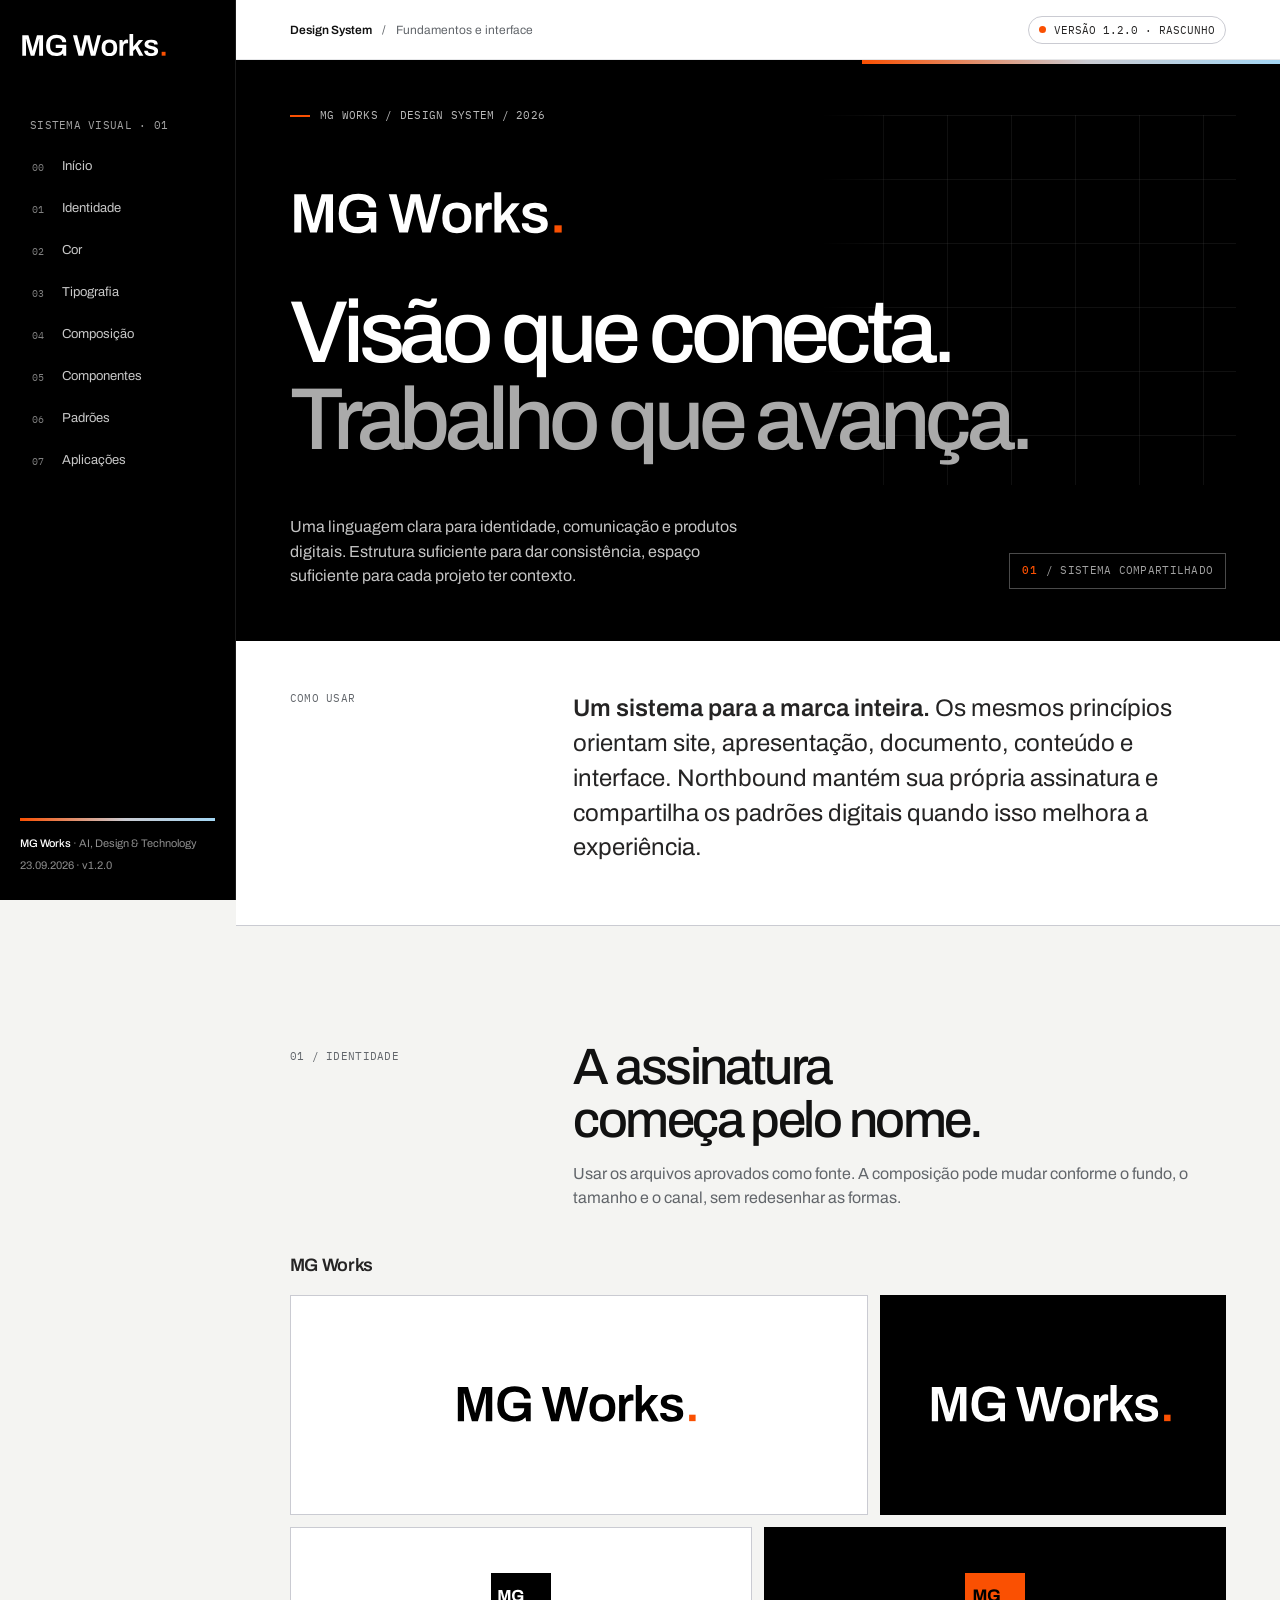
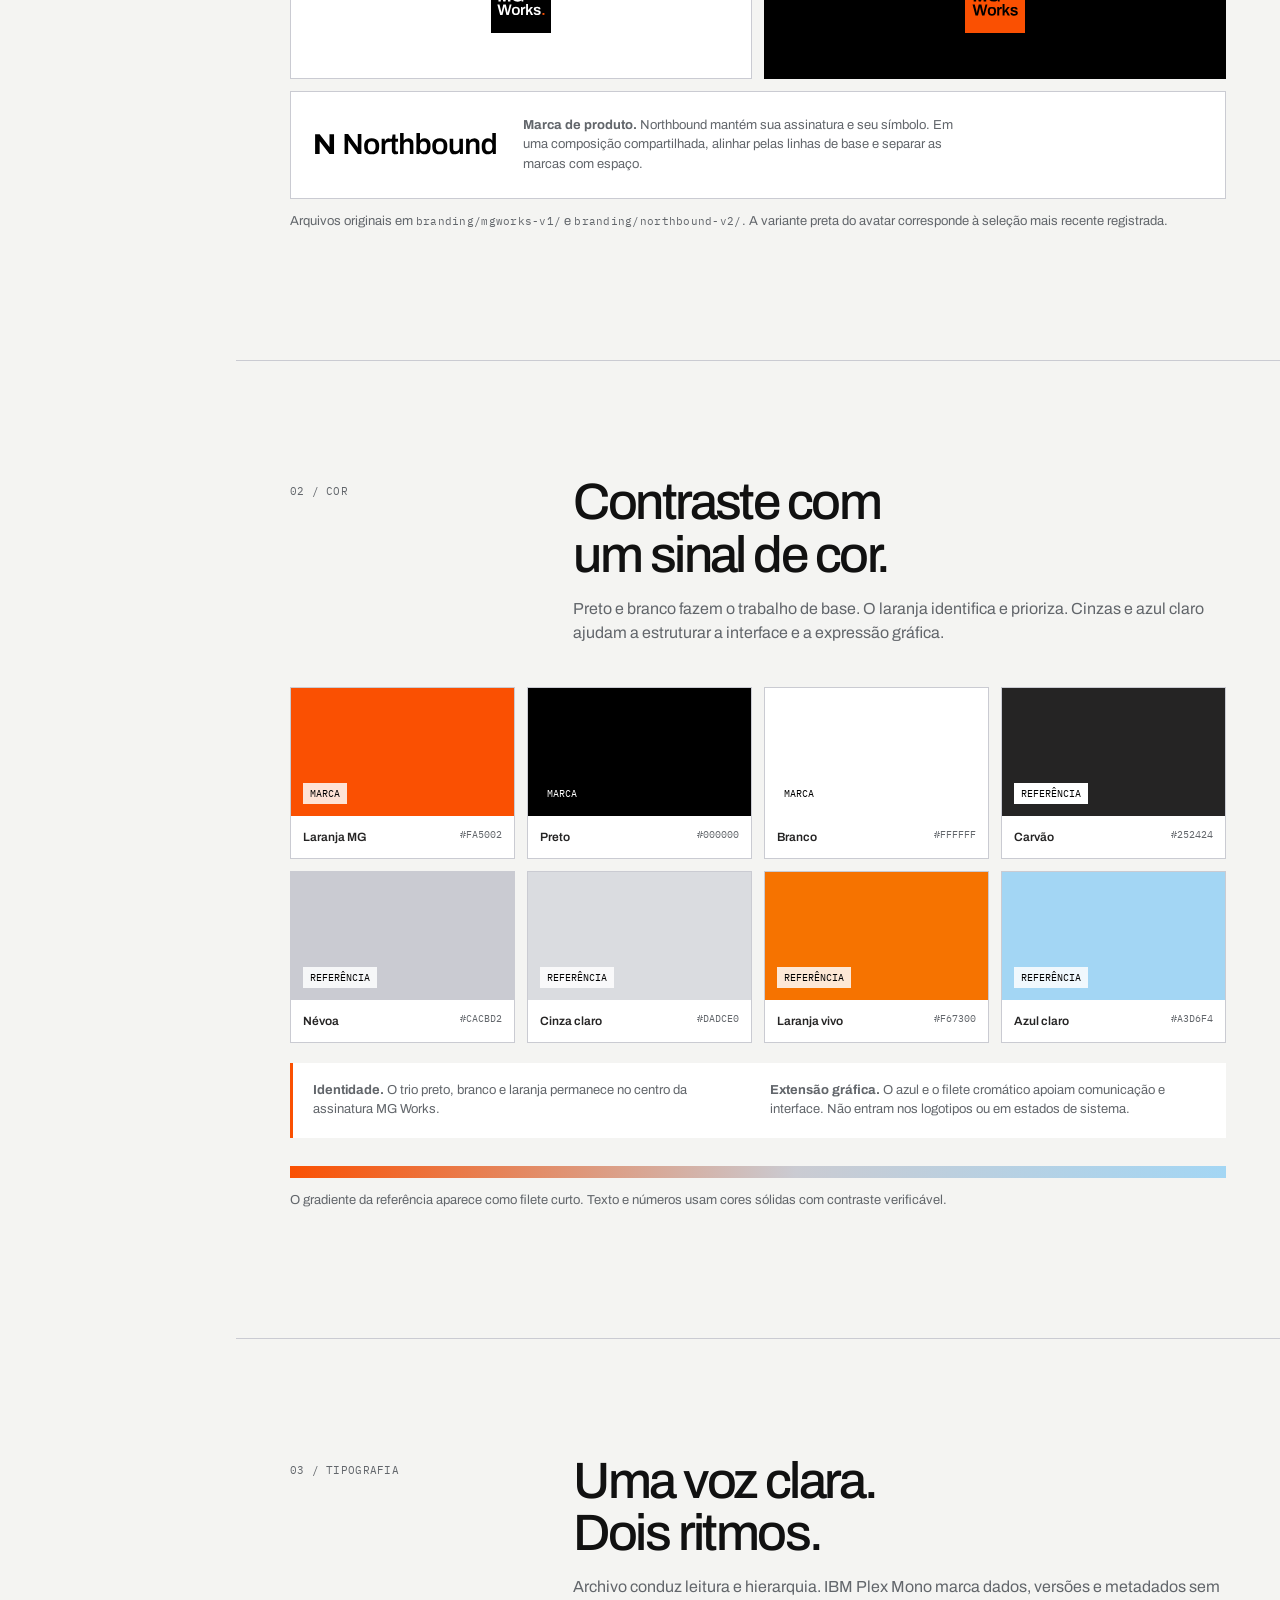
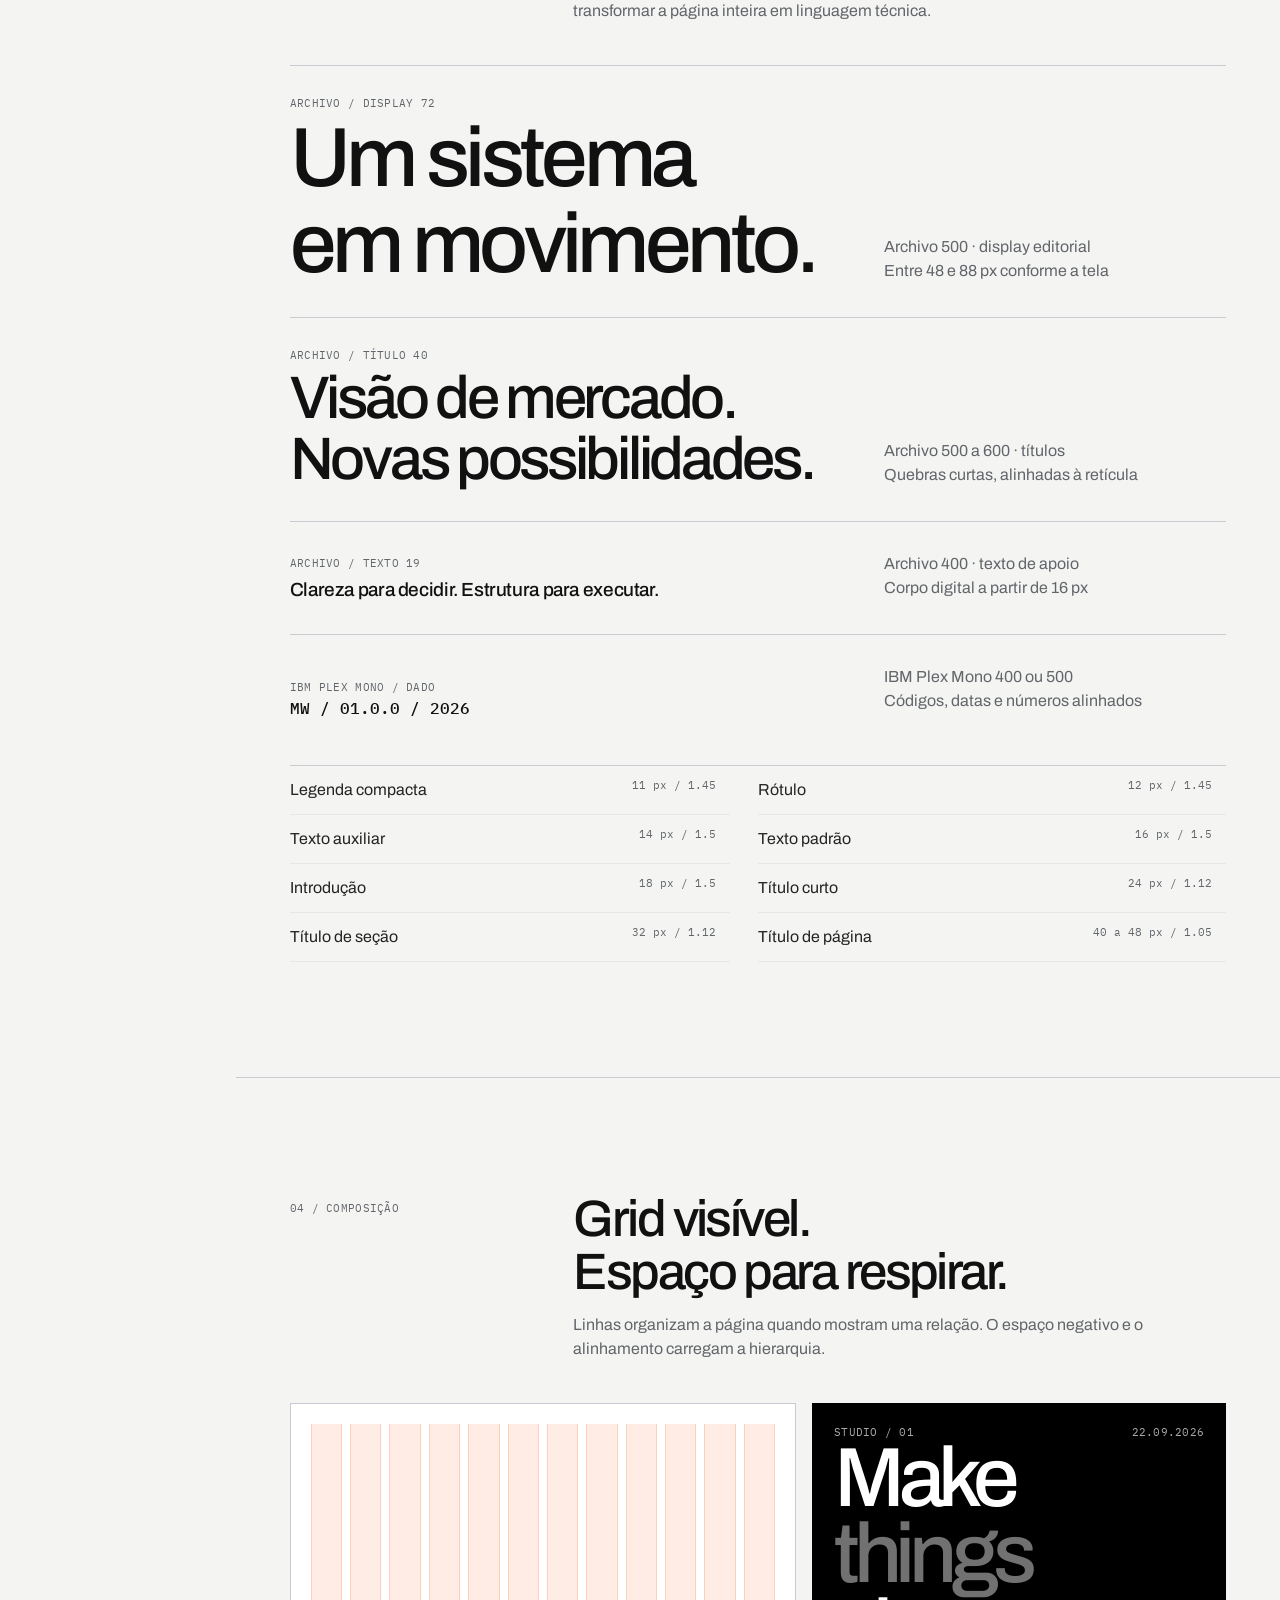
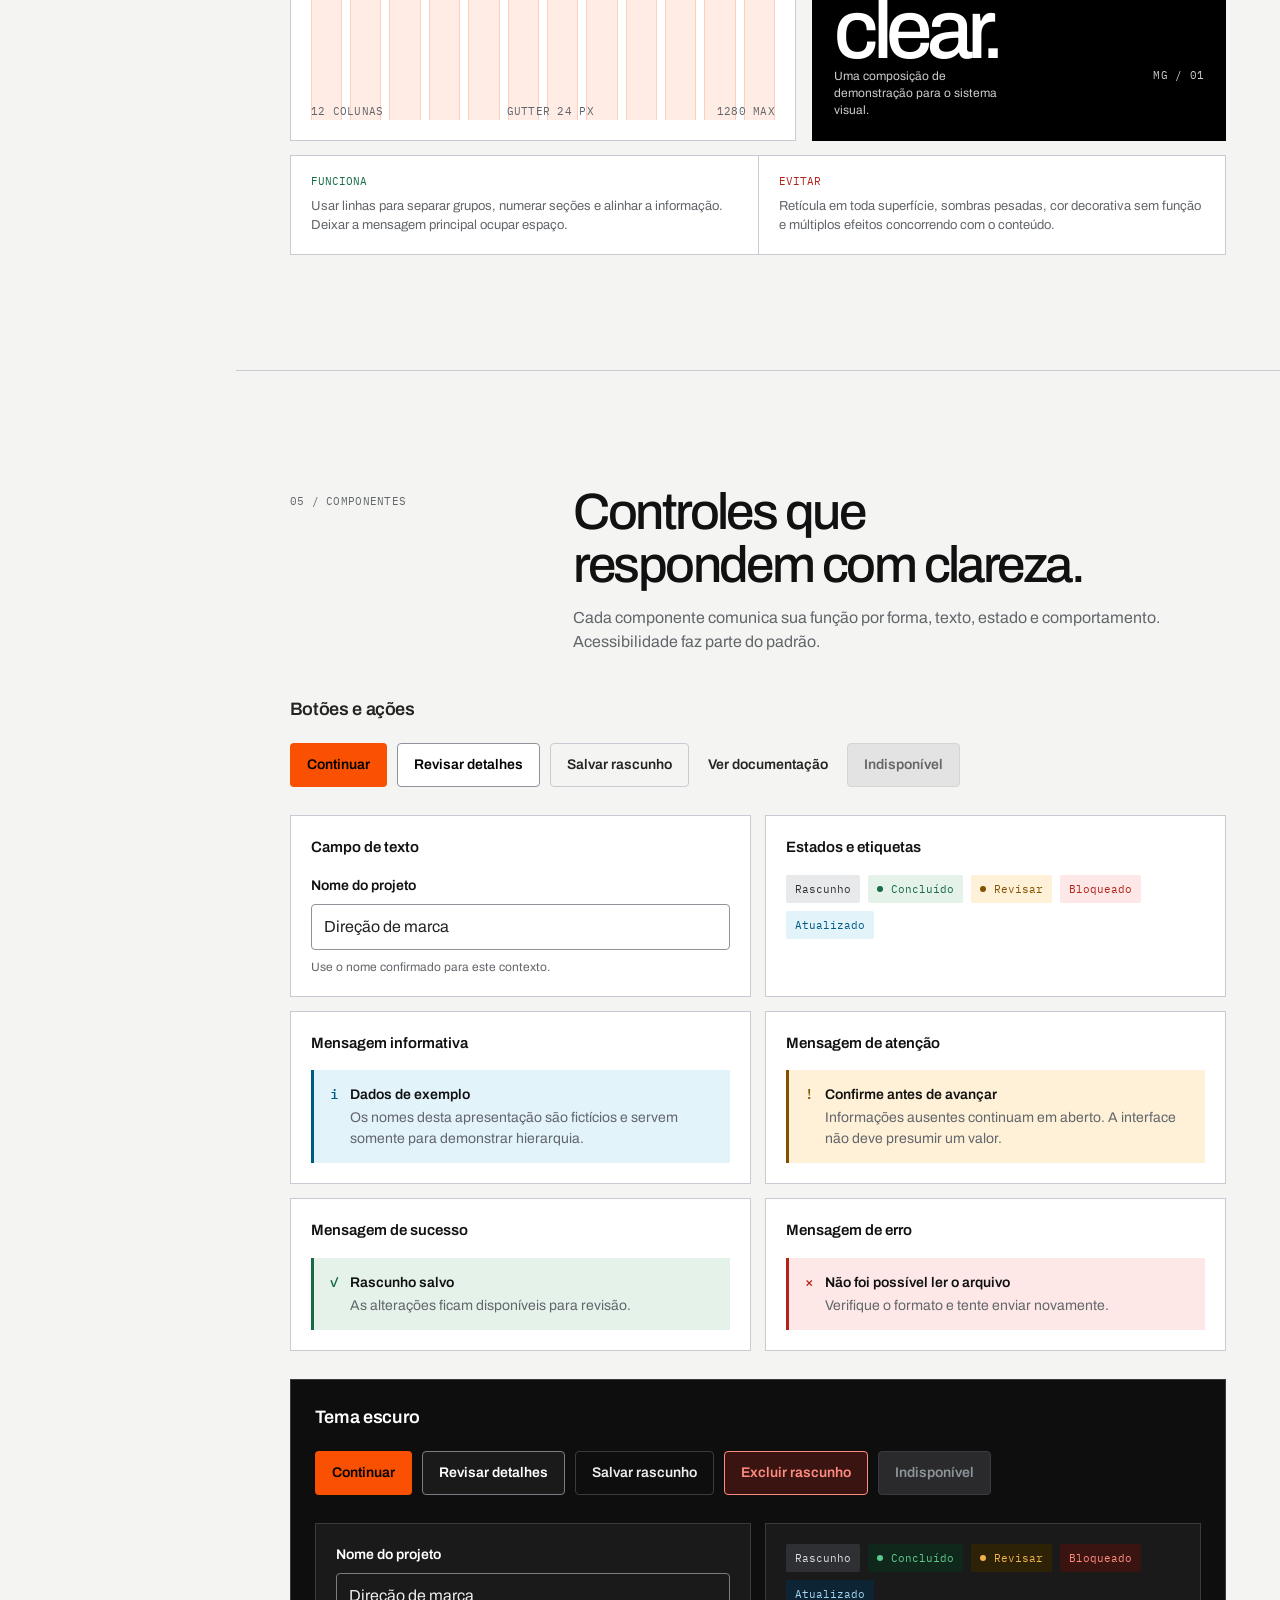
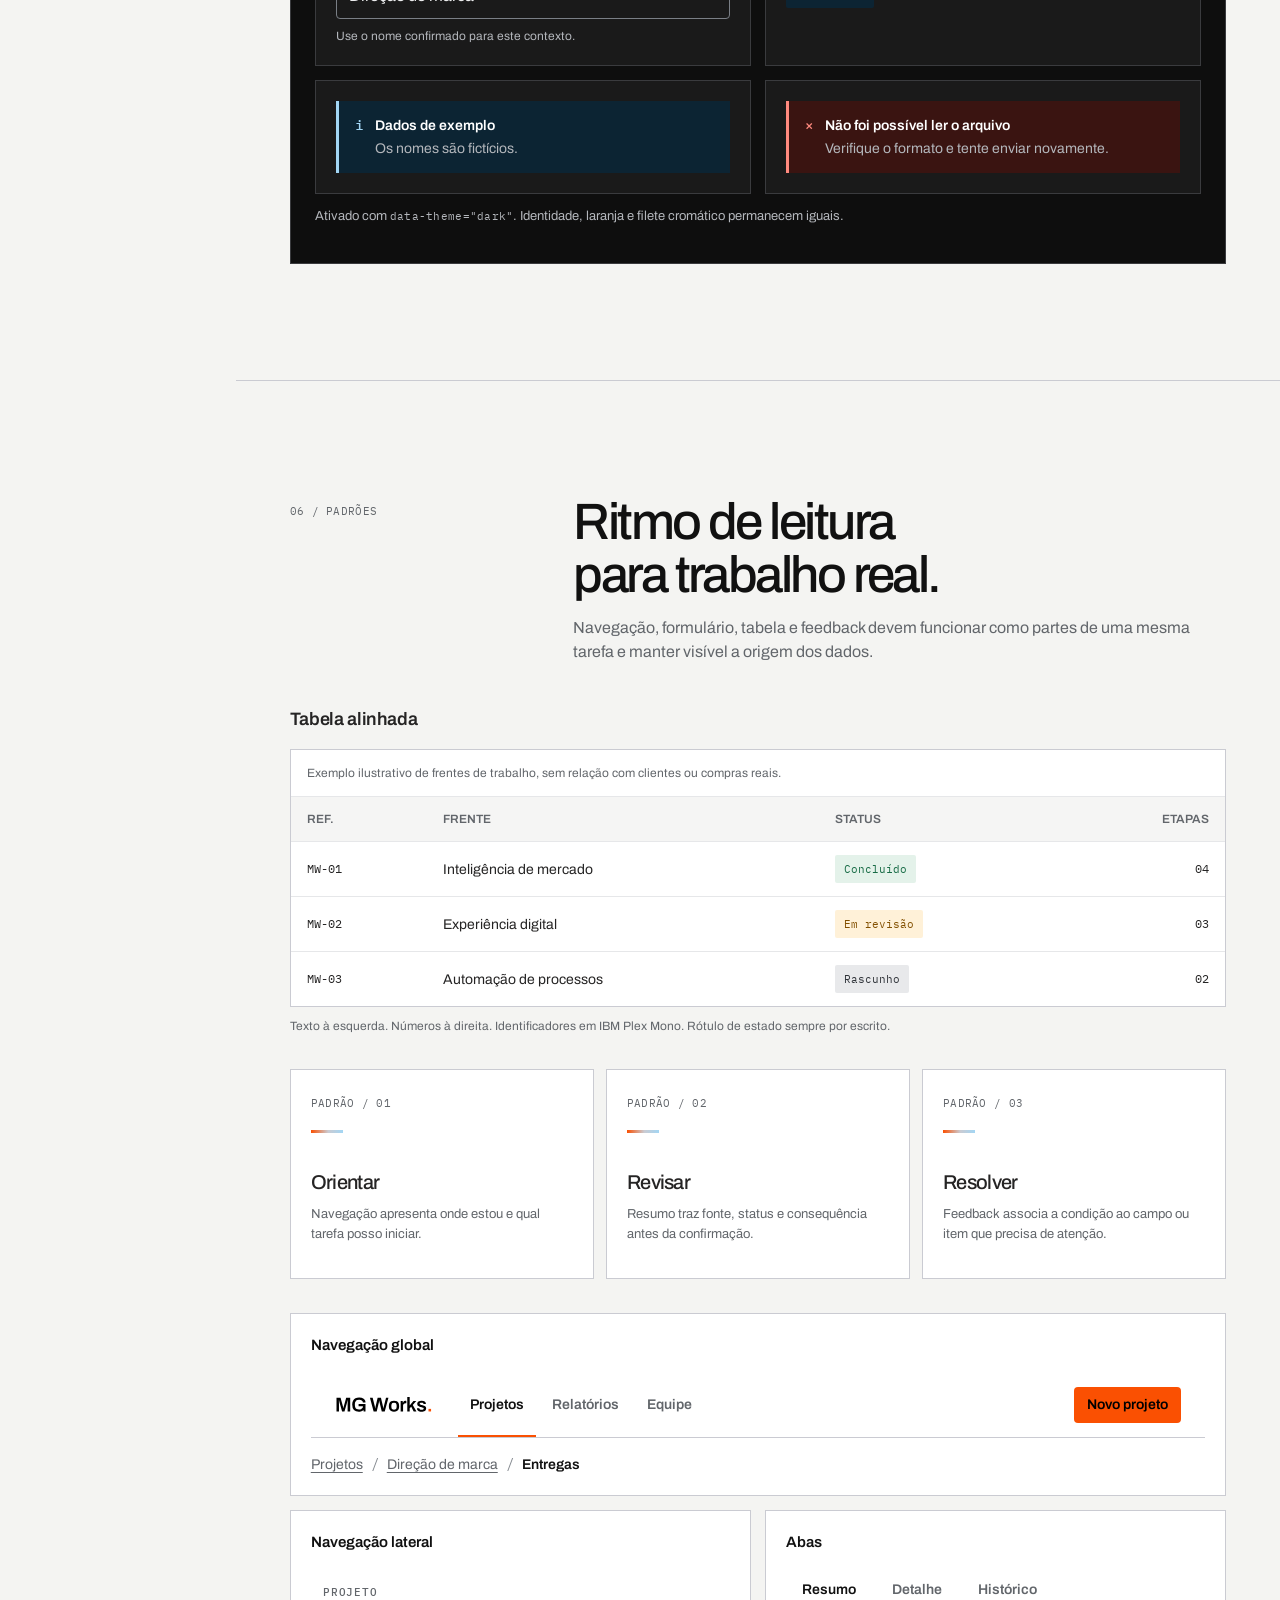
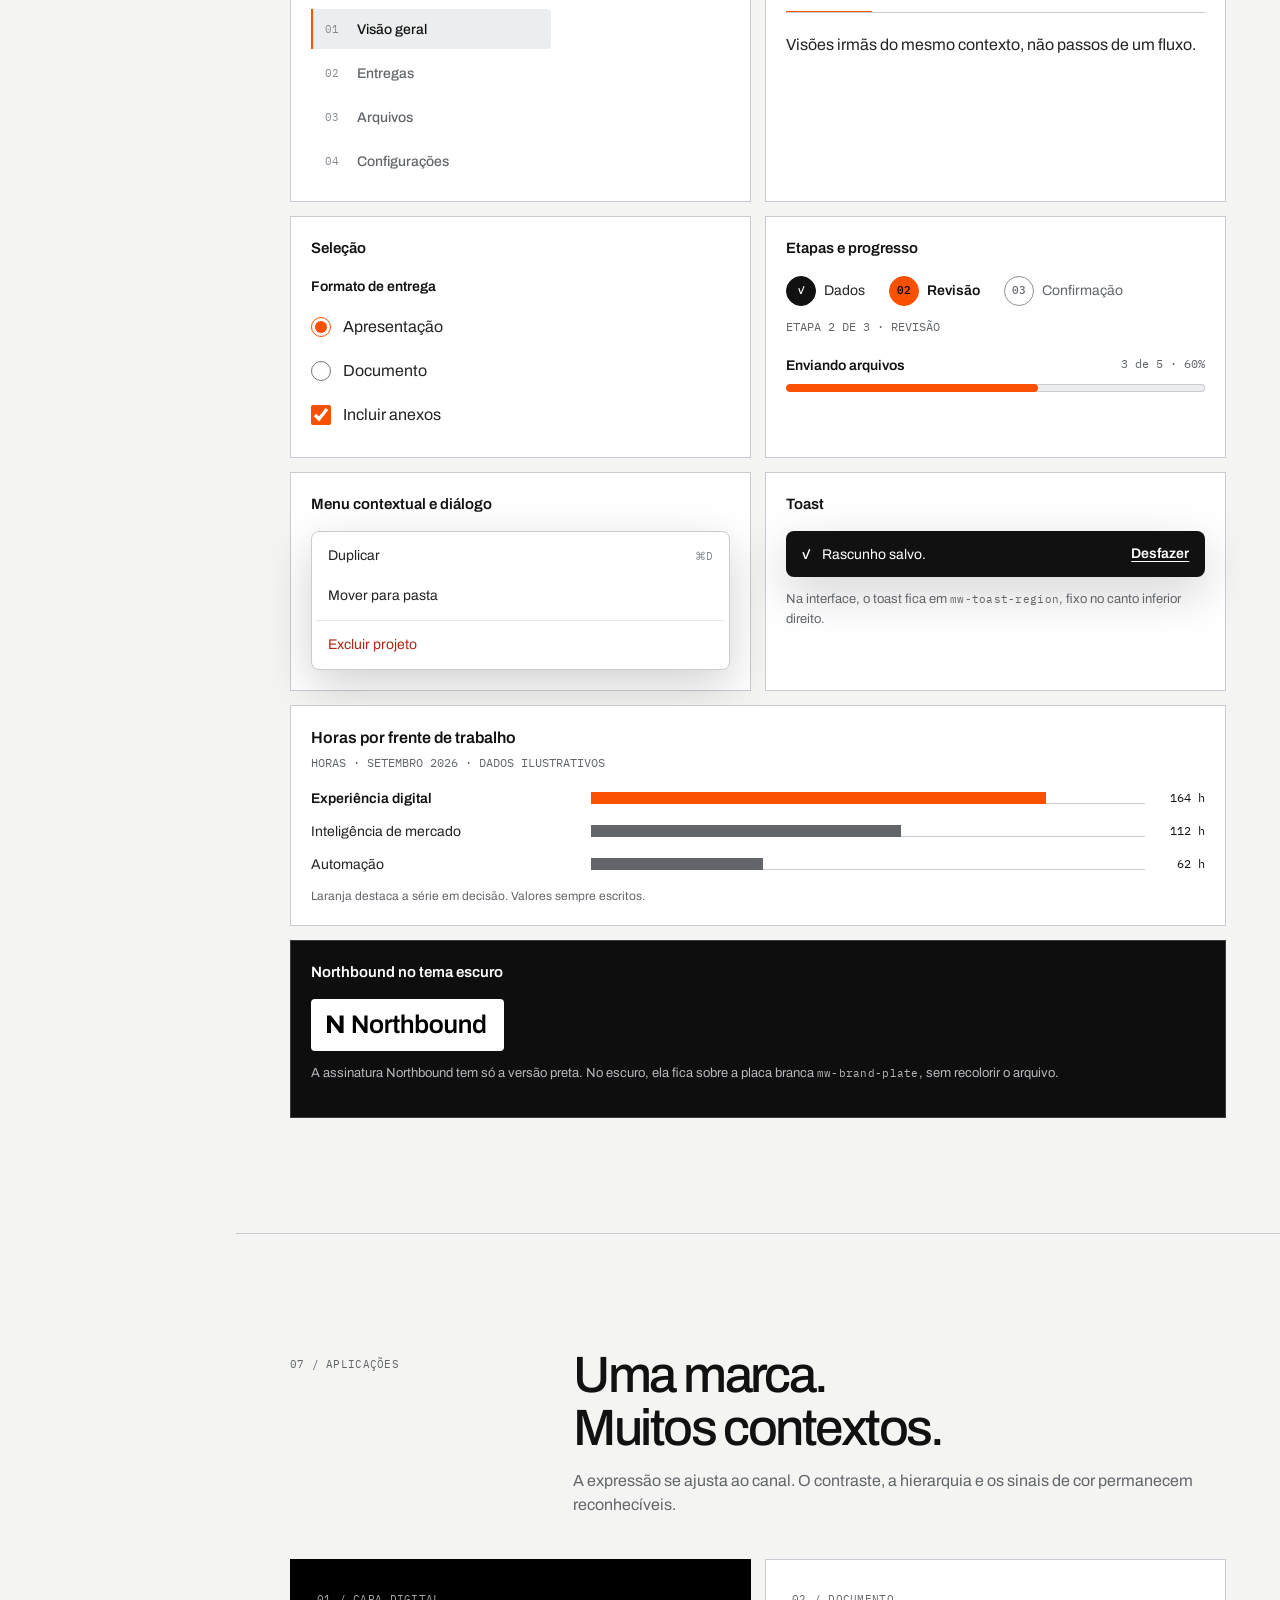
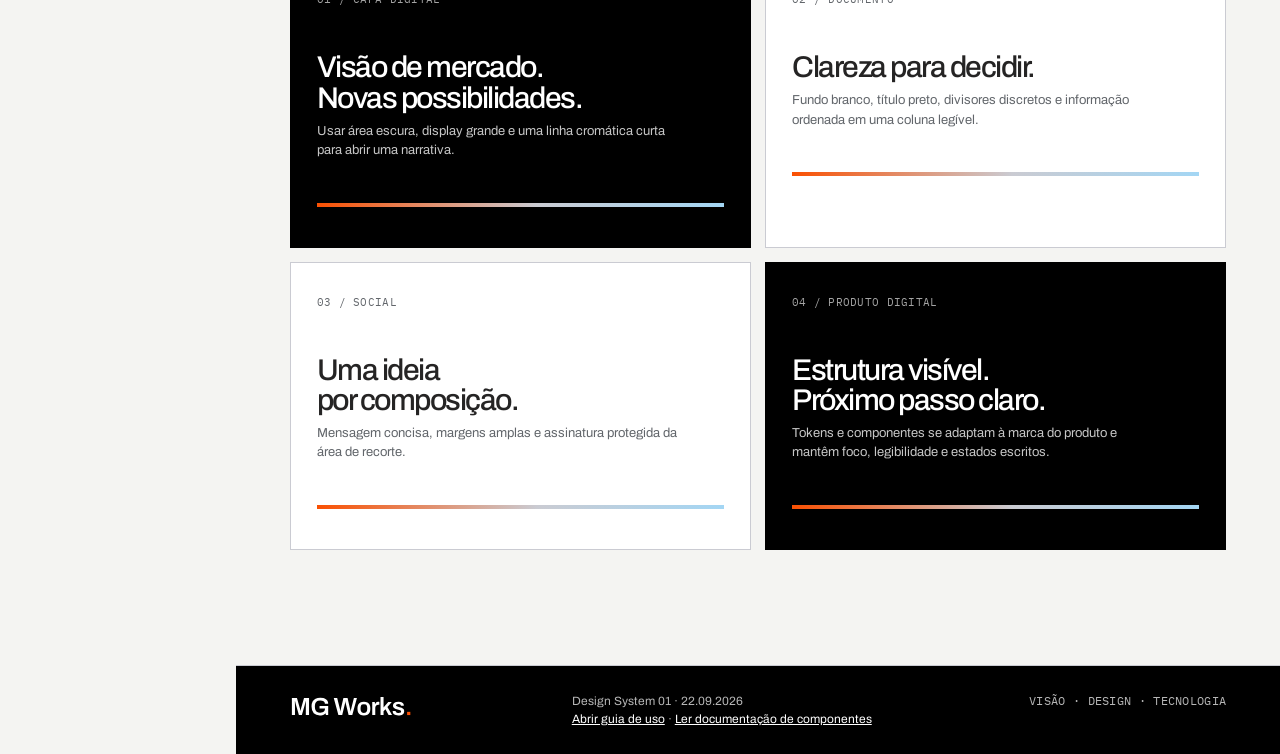
<file: design-md/mg-works/branding/mgworks-system-v1/index.html>
<!doctype html>
<html lang="pt-BR" data-theme="light">
<head>
  <meta charset="utf-8">
  <meta name="viewport" content="width=device-width, initial-scale=1">
  <meta name="color-scheme" content="light">
  <meta name="description" content="Sistema visual e digital MG Works, com fundamentos, tokens, componentes e padrões de uso.">
  <title>MG Works Design System · 01</title>
  <link rel="stylesheet" href="tokens.css">
  <link rel="stylesheet" href="components.css">
  <style>
    :root {
      --rail-width: 236px;
      --page-pad: clamp(24px, 4.2vw, 68px);
      --section-space: clamp(64px, 9vw, 124px);
    }

    * { box-sizing: border-box; }
    html { scroll-behavior: smooth; scroll-padding-top: 28px; }
    body {
      margin: 0;
      color: var(--color-ink-default);
      background: var(--color-surface-page);
      font-family: var(--font-family-sans);
      font-size: var(--font-size-16);
      line-height: var(--line-height-body);
      -webkit-font-smoothing: antialiased;
    }
    a { color: inherit; }
    button, input, select { font: inherit; }
    button { cursor: pointer; }
    :focus-visible { outline: 2px solid var(--color-brand-orange); outline-offset: 3px; }
    .skip-link {
      position: fixed; z-index: 20; top: 12px; left: 12px;
      padding: 10px 14px; color: #000; background: #fff; transform: translateY(-160%);
    }
    .skip-link:focus { transform: translateY(0); }

    .rail {
      position: fixed; inset: 0 auto 0 0; z-index: 5; display: flex; flex-direction: column;
      width: var(--rail-width); padding: 28px 20px 22px; color: #fff; background: #000;
      border-right: 1px solid rgb(255 255 255 / 10%);
    }
    .rail-brand { display: flex; align-items: center; min-height: 34px; margin-bottom: 54px; }
    .rail-brand img { display: block; width: 150px; height: auto; }
    .rail-meta, .eyebrow, .mono, .side-label, .section-index, .token-label {
      font-family: var(--font-family-mono); font-size: var(--font-size-11); line-height: 1.45;
      letter-spacing: .025em;
    }
    .rail-meta { margin: 0 0 14px 10px; color: #a3a3a3; text-transform: uppercase; }
    .rail-nav { display: grid; gap: 4px; }
    .rail-nav a {
      display: flex; gap: 11px; align-items: center; min-height: 38px; padding: 7px 10px;
      color: #c7c7c7; text-decoration: none; border-left: 2px solid transparent;
      font-size: 13px; transition: color var(--motion-fast), background-color var(--motion-fast);
    }
    .rail-nav a:hover, .rail-nav a:focus-visible { color: #fff; background: #191919; }
    .rail-nav a[aria-current="page"] { color: #fff; border-left-color: var(--color-brand-orange); background: #191919; }
    .rail-nav .nav-n { width: 19px; color: #818181; font-family: var(--font-family-mono); font-size: 10px; }
    .rail-bottom { margin-top: auto; color: #8d8d8d; }
    .rail-bottom p { margin: 5px 0; font-size: 11px; }
    .rail-bottom strong { color: #fff; font-weight: 500; }
    .rail-signal { height: 3px; margin: 18px 0 14px; background: var(--color-signal-gradient); }

    .workspace { min-height: 100vh; margin-left: var(--rail-width); }
    .topline {
      display: flex; align-items: center; justify-content: space-between; min-height: 60px;
      padding: 0 var(--page-pad); border-bottom: 1px solid var(--color-border-subtle); background: #fff;
    }
    .crumb { display: flex; align-items: center; gap: 10px; color: var(--color-ink-muted); font-size: 12px; }
    .crumb strong { color: var(--color-ink-strong); font-weight: 600; }
    .status-chip { display: inline-flex; align-items: center; gap: 8px; padding: 6px 10px; border: 1px solid var(--color-border-default); border-radius: var(--radius-pill); font: 11px var(--font-family-mono); }
    .status-dot { width: 7px; height: 7px; background: var(--color-brand-orange); border-radius: 50%; }

    .hero {
      position: relative; overflow: hidden; min-height: 524px; padding: 48px var(--page-pad) 52px;
      color: #fff; background: #000;
    }
    .hero::before {
      position: absolute; top: 0; right: 0; width: 40%; height: 4px; content: "";
      background: var(--color-signal-gradient);
    }
    .hero-grid {
      position: absolute; top: 55px; right: 4.2%; width: 40%; height: 370px; opacity: .28;
      background-image: linear-gradient(rgb(255 255 255 / 23%) 1px, transparent 1px), linear-gradient(90deg, rgb(255 255 255 / 23%) 1px, transparent 1px);
      background-size: 64px 64px; mask-image: linear-gradient(90deg, transparent, #000 18%, #000);
      pointer-events: none;
    }
    .hero-kicker { position: relative; display: flex; align-items: center; gap: 10px; color: #bbb; }
    .hero-kicker .signal { width: 20px; height: 2px; background: var(--color-brand-orange); }
    .hero-brand { position: relative; display: block; width: min(280px, 52vw); height: auto; margin: 57px 0 42px; }
    .hero h1 {
      position: relative; max-width: 860px; margin: 0; color: #fff;
      font-size: clamp(48px, 7.1vw, 88px); font-weight: 500; letter-spacing: -.058em;
      line-height: .98;
    }
    .hero h1 span { color: #aaa; }
    .hero-foot { position: relative; display: flex; align-items: end; justify-content: space-between; gap: 24px; margin-top: 52px; }
    .hero-foot p { max-width: 450px; margin: 0; color: #c4c4c4; font-size: 16px; line-height: 1.55; }
    .hero-foot .mono { color: #a2a2a2; text-align: right; }
    .hero-tag { display: inline-flex; align-items: center; gap: 9px; padding: 9px 12px; border: 1px solid #4a4a4a; color: #dedede; }
    .hero-tag b { color: var(--color-brand-orange); font-weight: 500; }

    main { width: 100%; max-width: 1580px; margin: 0 auto; }
    .intro { display: grid; grid-template-columns: minmax(150px, .55fr) 1.45fr; gap: 36px; padding: 50px var(--page-pad) 60px; border-bottom: 1px solid var(--color-border-default); background: #fff; }
    .intro p { max-width: 700px; margin: 0; font-size: clamp(18px, 2vw, 24px); line-height: 1.45; }
    .intro strong { font-weight: 600; }
    .side-label { color: var(--color-ink-muted); text-transform: uppercase; }

    .section { padding: var(--section-space) var(--page-pad); border-bottom: 1px solid var(--color-border-default); }
    .section-head { display: grid; grid-template-columns: minmax(150px, .55fr) 1.45fr; gap: 36px; align-items: start; margin-bottom: 42px; }
    .section-index { display: block; padding-top: 8px; color: var(--color-ink-muted); }
    .section h2 { margin: 0; color: var(--color-ink-strong); font-size: clamp(34px, 4vw, 54px); font-weight: 500; letter-spacing: -.05em; line-height: 1.03; }
    .section-lede { max-width: 650px; margin: 15px 0 0; color: var(--color-ink-muted); font-size: 16px; }
    .subhead { margin: 0 0 16px; font-size: 18px; font-weight: 600; letter-spacing: -.02em; }
    .caption { color: var(--color-ink-muted); font-size: 13px; line-height: 1.5; }

    .logo-board { display: grid; grid-template-columns: 1.25fr .75fr; gap: 12px; }
    .logo-field { display: flex; min-height: 220px; align-items: center; justify-content: center; padding: 34px; }
    .logo-field img { max-width: min(100%, 370px); max-height: 60px; }
    .logo-light { background: #fff; border: 1px solid var(--color-border-default); }
    .logo-dark { color: #fff; background: #000; }
    .logo-avatar { display: grid; grid-template-columns: 1fr 1fr; gap: 12px; margin-top: 12px; }
    .logo-avatar .logo-field { min-height: 152px; }
    .logo-avatar img { width: 94px; height: 94px; }
    .logo-northbound { display: flex; flex-wrap: wrap; align-items: center; gap: 24px; margin-top: 12px; padding: 24px; border: 1px solid var(--color-border-default); background: #fff; }
    .logo-northbound img { width: 184px; height: 52px; object-fit: contain; }
    .lockup-note { max-width: 430px; margin: 0; color: var(--color-ink-muted); font-size: 13px; }

    .palette { display: grid; grid-template-columns: repeat(4, minmax(0, 1fr)); gap: 12px; }
    .swatch { overflow: hidden; border: 1px solid var(--color-border-default); background: #fff; }
    .swatch-color { display: flex; min-height: 128px; align-items: end; padding: 12px; }
    .swatch-color span { padding: 4px 7px; color: #000; background: rgb(255 255 255 / 84%); font: 10px var(--font-family-mono); }
    .swatch-info { display: flex; justify-content: space-between; gap: 8px; padding: 12px; }
    .swatch-info strong { font-size: 12px; font-weight: 600; }
    .swatch-info code { color: var(--color-ink-muted); font: 10px var(--font-family-mono); }
    .palette-note { display: grid; grid-template-columns: 1fr 1fr; gap: 20px; margin-top: 20px; padding: 18px 20px; border-left: 3px solid var(--color-brand-orange); background: #fff; }
    .palette-note p { margin: 0; color: var(--color-ink-muted); font-size: 13px; }
    .signal-strip { height: 12px; margin: 28px 0 10px; background: var(--color-signal-gradient); }

    .type-specimen { display: grid; grid-template-columns: 1fr .6fr; align-items: end; gap: 24px; padding: 30px 0; border-top: 1px solid var(--color-border-default); }
    .type-specimen h3 { margin: 0; color: var(--color-ink-strong); font-weight: 500; line-height: 1.02; letter-spacing: -.055em; }
    .type-specimen p { margin: 0 0 4px; color: var(--color-ink-muted); }
    .type-display { font-size: clamp(48px, 7vw, 84px); }
    .type-title { font-size: clamp(38px, 5vw, 60px); }
    .type-body { font-size: 19px; line-height: 1.45 !important; letter-spacing: -.02em !important; }
    .type-mono { font-family: var(--font-family-mono) !important; font-size: 16px; letter-spacing: 0 !important; }
    .type-scale { display: grid; grid-template-columns: 1fr 1fr; margin-top: 18px; border-top: 1px solid var(--color-border-default); }
    .scale-row { display: flex; justify-content: space-between; gap: 20px; padding: 12px 14px 12px 0; border-bottom: 1px solid var(--color-border-subtle); }
    .scale-row:nth-child(odd) { margin-right: 28px; }
    .scale-row code { color: var(--color-ink-muted); font: 11px var(--font-family-mono); }

    .composition { display: grid; grid-template-columns: 1.1fr .9fr; gap: 16px; }
    .grid-demo { position: relative; min-height: 260px; padding: 20px; background: #fff; border: 1px solid var(--color-border-default); }
    .grid-columns { position: absolute; inset: 20px; display: grid; grid-template-columns: repeat(12, 1fr); gap: 8px; }
    .grid-columns span { background: rgb(250 80 2 / 10%); border-inline: 1px solid rgb(250 80 2 / 18%); }
    .grid-demo-label { position: absolute; inset: auto 20px 20px; display: flex; justify-content: space-between; color: var(--color-ink-muted); }
    .graphic-demo { display: flex; flex-direction: column; justify-content: space-between; min-height: 260px; padding: 22px; color: #fff; background: #000; }
    .graphic-top { display: flex; justify-content: space-between; color: #aaa; }
    .graphic-word { margin: auto 0; font-size: clamp(42px, 7vw, 84px); font-weight: 500; letter-spacing: -.075em; line-height: .9; }
    .graphic-word span { color: #717171; }
    .graphic-bottom { display: flex; justify-content: space-between; gap: 20px; color: #ccc; }
    .graphic-bottom p { max-width: 180px; margin: 0; font-size: 12px; line-height: 1.4; }

    .button-row { display: flex; flex-wrap: wrap; align-items: center; gap: 10px; margin: 20px 0 28px; }
    .demo-stack { display: grid; gap: 14px; margin-top: 34px; }
    .demo-card { padding: 20px; color: var(--color-ink-default); background: var(--color-surface-raised); border: 1px solid var(--color-border-default); }
    .demo-card > h3 { margin: 0 0 16px; color: var(--color-ink-strong); font-size: 15px; font-weight: 600; }
    .demo-split { display: grid; grid-template-columns: 1fr 1fr; gap: 14px; }
    .demo-toast { position: static; }
    @media (max-width: 720px) { .demo-split { grid-template-columns: 1fr; } }
    .component-grid { display: grid; grid-template-columns: 1fr 1fr; gap: 14px; }
    .component-card { padding: 20px; color: var(--color-ink-default); background: var(--color-surface-raised); border: 1px solid var(--color-border-default); }
    .component-card h3 { color: var(--color-ink-strong); }
    .dark-demo { margin-top: 28px; padding: 24px; color: var(--color-ink-default); background: var(--color-surface-page); border: 1px solid var(--color-border-default); }
    .dark-demo .subhead { color: var(--color-ink-strong); }
    .dark-demo .caption { color: var(--color-ink-muted); }
    .component-card h3 { margin: 0 0 16px; font-size: 15px; font-weight: 600; }
    .chip-row { display: flex; flex-wrap: wrap; gap: 8px; }
    .mw-table__caption { margin: 0; }
    .table-note { margin-top: 10px; color: var(--color-ink-muted); font-size: 12px; }

    .pattern-grid { display: grid; grid-template-columns: repeat(3, 1fr); gap: 12px; }
    .pattern-card { min-height: 210px; padding: 20px; background: #fff; border: 1px solid var(--color-border-default); }
    .pattern-card .mono { color: var(--color-ink-muted); }
    .pattern-card h3 { margin: 34px 0 8px; font-size: 20px; font-weight: 500; letter-spacing: -.035em; }
    .pattern-card p { margin: 0; color: var(--color-ink-muted); font-size: 13px; }
    .pattern-mark { width: 32px; height: 3px; margin-top: 16px; background: var(--color-signal-gradient); }
    .do-dont { display: grid; grid-template-columns: 1fr 1fr; margin-top: 14px; border: 1px solid var(--color-border-default); }
    .do-dont > div { padding: 18px 20px; background: #fff; }
    .do-dont > div + div { border-left: 1px solid var(--color-border-default); }
    .do-dont h3 { margin: 0 0 9px; font: 11px var(--font-family-mono); text-transform: uppercase; }
    .do-dont p { margin: 0; color: var(--color-ink-muted); font-size: 13px; }
    .do h3 { color: var(--color-feedback-success); }
    .dont h3 { color: var(--color-feedback-danger); }

    .application-grid { display: grid; grid-template-columns: 1fr 1fr; gap: 14px; }
    .application { min-height: 255px; padding: 26px; border: 1px solid var(--color-border-default); background: #fff; }
    .application-dark { color: #fff; background: #000; border-color: #000; }
    .application .mono { color: var(--color-ink-muted); }
    .application-dark .mono { color: #a4a4a4; }
    .application h3 { margin: 42px 0 8px; font-size: 30px; font-weight: 500; letter-spacing: -.05em; line-height: 1.02; }
    .application p { max-width: 360px; margin: 0; color: var(--color-ink-muted); font-size: 13px; }
    .application-dark p { color: #c6c6c6; }
    .application-rule { height: 4px; margin: 42px 0 14px; background: var(--color-signal-gradient); }
    .footer { display: flex; flex-wrap: wrap; justify-content: space-between; gap: 24px; padding: 26px var(--page-pad); color: #fff; background: #000; }
    .footer p { margin: 0; color: #b7b7b7; font-size: 12px; }
    .footer a { color: #fff; }
    .footer-mark { max-width: 180px; height: 30px; }

    @media (max-width: 980px) {
      :root { --rail-width: 196px; }
      .palette { grid-template-columns: repeat(3, 1fr); }
      .pattern-grid { grid-template-columns: 1fr 1fr; }
    }
    @media (max-width: 720px) {
      :root { --rail-width: 0px; --page-pad: 20px; --section-space: 68px; }
      .rail { position: sticky; top: 0; width: 100%; height: auto; padding: 10px 16px 8px; border-right: 0; border-bottom: 1px solid #333; }
      .rail-brand { min-height: 28px; margin: 0 0 8px; }
      .rail-brand img { width: 120px; }
      .rail-meta, .rail-bottom { display: none; }
      .rail-nav { display: flex; overflow-x: auto; gap: 3px; padding-bottom: 2px; scrollbar-width: thin; }
      .rail-nav a { flex: 0 0 auto; min-height: 34px; padding: 5px 9px; border-left: 0; border-bottom: 2px solid transparent; font-size: 12px; }
      .rail-nav a[aria-current="page"] { border-bottom-color: var(--color-brand-orange); }
      .rail-nav .nav-n { display: none; }
      .workspace { margin-left: 0; }
      .topline { min-height: 48px; }
      .hero { min-height: 480px; padding-top: 35px; }
      .hero-grid { top: 115px; right: 0; width: 72%; opacity: .18; }
      .hero-brand { margin: 68px 0 42px; }
      .hero-foot { align-items: start; flex-direction: column; margin-top: 38px; }
      .hero-foot .mono { text-align: left; }
      .intro, .section-head { grid-template-columns: 1fr; gap: 14px; }
      .intro { padding-top: 34px; padding-bottom: 40px; }
      .section-head { margin-bottom: 30px; }
      .logo-board { grid-template-columns: 1fr; }
      .logo-field { min-height: 170px; }
      .palette { grid-template-columns: repeat(2, 1fr); }
      .swatch-color { min-height: 100px; }
      .palette-note, .composition, .component-grid, .application-grid { grid-template-columns: 1fr; }
      .type-specimen { grid-template-columns: 1fr; gap: 12px; }
      .type-scale { grid-template-columns: 1fr; }
      .scale-row:nth-child(odd) { margin-right: 0; }
      .grid-columns { grid-template-columns: repeat(4, 1fr); }
      .pattern-grid { grid-template-columns: 1fr; }
      .do-dont { grid-template-columns: 1fr; }
      .do-dont > div + div { border-top: 1px solid var(--color-border-default); border-left: 0; }
      .footer { flex-direction: column; }
    }
    @media (max-width: 380px) {
      :root { --page-pad: 16px; }
      .crumb span:nth-of-type(2) { display: none; }
      .status-chip { padding: 5px 8px; font-size: 10px; }
      .palette { gap: 8px; }
      .swatch-info { flex-direction: column; gap: 2px; }
    }
    @media (prefers-reduced-motion: reduce) {
      *, *::before, *::after { scroll-behavior: auto !important; transition-duration: 0.01ms !important; animation-duration: 0.01ms !important; }
    }
    @media print {
      .rail { display: none; }
      .workspace { margin: 0; }
      .topline { padding: 12px 0; }
      .hero { min-height: auto; padding: 34px; print-color-adjust: exact; }
      .section { padding: 40px 0; break-inside: avoid; }
      .mw-button, .status-chip { print-color-adjust: exact; }
    }
  </style>
</head>
<body>
  <a class="skip-link" href="#conteudo">Pular para o conteúdo</a>
  <aside class="rail" aria-label="Navegação do sistema">
    <a class="rail-brand" href="#inicio" aria-label="MG Works Design System, início">
      <img src="../mgworks-v1/logo-reverse.svg" alt="MG Works">
    </a>
    <p class="rail-meta">Sistema visual · 01</p>
    <nav class="rail-nav">
      <a href="#inicio" aria-current="location"><span class="nav-n">00</span>Início</a>
      <a href="#identidade"><span class="nav-n">01</span>Identidade</a>
      <a href="#cor"><span class="nav-n">02</span>Cor</a>
      <a href="#tipografia"><span class="nav-n">03</span>Tipografia</a>
      <a href="#composicao"><span class="nav-n">04</span>Composição</a>
      <a href="#componentes"><span class="nav-n">05</span>Componentes</a>
      <a href="#padroes"><span class="nav-n">06</span>Padrões</a>
      <a href="#aplicacoes"><span class="nav-n">07</span>Aplicações</a>
    </nav>
    <div class="rail-bottom">
      <div class="rail-signal" aria-hidden="true"></div>
      <p><strong>MG Works</strong> · AI, Design &amp; Technology</p>
      <p>23.09.2026 · v1.2.0</p>
    </div>
  </aside>

  <div class="workspace">
    <div class="topline">
      <div class="crumb"><strong>Design System</strong><span>/</span><span>Fundamentos e interface</span></div>
      <span class="status-chip"><span class="status-dot" aria-hidden="true"></span>VERSÃO 1.2.0 · RASCUNHO</span>
    </div>

    <main id="conteudo">
      <header class="hero" id="inicio">
        <div class="hero-grid" aria-hidden="true"></div>
        <div class="hero-kicker eyebrow"><span class="signal" aria-hidden="true"></span>MG WORKS / DESIGN SYSTEM / 2026</div>
        <img class="hero-brand" src="../mgworks-v1/logo-reverse.svg" alt="MG Works, AI, Design &amp; Technology">
        <h1>Visão que conecta.<br><span>Trabalho que avança.</span></h1>
        <div class="hero-foot">
          <p>Uma linguagem clara para identidade, comunicação e produtos digitais. Estrutura suficiente para dar consistência, espaço suficiente para cada projeto ter contexto.</p>
          <span class="hero-tag mono"><b>01</b> / SISTEMA COMPARTILHADO</span>
        </div>
      </header>

      <section class="intro" aria-label="Introdução">
        <span class="side-label">Como usar</span>
        <p><strong>Um sistema para a marca inteira.</strong> Os mesmos princípios orientam site, apresentação, documento, conteúdo e interface. Northbound mantém sua própria assinatura e compartilha os padrões digitais quando isso melhora a experiência.</p>
      </section>

      <section class="section" id="identidade" aria-labelledby="identidade-titulo">
        <div class="section-head">
          <span class="section-index">01 / IDENTIDADE</span>
          <div><h2 id="identidade-titulo">A assinatura<br>começa pelo nome.</h2><p class="section-lede">Usar os arquivos aprovados como fonte. A composição pode mudar conforme o fundo, o tamanho e o canal, sem redesenhar as formas.</p></div>
        </div>
        <h3 class="subhead">MG Works</h3>
        <div class="logo-board">
          <div class="logo-field logo-light"><img src="../mgworks-v1/logo-primary.svg" alt="Assinatura principal MG Works em preto e laranja"></div>
          <div class="logo-field logo-dark"><img src="../mgworks-v1/logo-reverse.svg" alt="Assinatura reversa MG Works em branco e laranja"></div>
        </div>
        <div class="logo-avatar">
          <div class="logo-field logo-light"><img src="../mgworks-v1/avatar-black.svg" alt="Avatar MG Works em fundo preto"></div>
          <div class="logo-field logo-dark"><img src="../mgworks-v1/avatar.svg" alt="Avatar MG Works em fundo laranja"></div>
        </div>
        <div class="logo-northbound">
          <img src="../northbound-v2/logo-primary.svg" alt="Assinatura Northbound">
          <p class="lockup-note"><strong>Marca de produto.</strong> Northbound mantém sua assinatura e seu símbolo. Em uma composição compartilhada, alinhar pelas linhas de base e separar as marcas com espaço.</p>
        </div>
        <p class="caption">Arquivos originais em <span class="mono">branding/mgworks-v1/</span> e <span class="mono">branding/northbound-v2/</span>. A variante preta do avatar corresponde à seleção mais recente registrada.</p>
      </section>

      <section class="section" id="cor" aria-labelledby="cor-titulo">
        <div class="section-head">
          <span class="section-index">02 / COR</span>
          <div><h2 id="cor-titulo">Contraste com<br>um sinal de cor.</h2><p class="section-lede">Preto e branco fazem o trabalho de base. O laranja identifica e prioriza. Cinzas e azul claro ajudam a estruturar a interface e a expressão gráfica.</p></div>
        </div>
        <div class="palette" aria-label="Amostras da paleta">
          <div class="swatch"><div class="swatch-color" style="background:#FA5002"><span>MARCA</span></div><div class="swatch-info"><strong>Laranja MG</strong><code>#FA5002</code></div></div>
          <div class="swatch"><div class="swatch-color" style="background:#000000"><span style="color:#fff;background:#000">MARCA</span></div><div class="swatch-info"><strong>Preto</strong><code>#000000</code></div></div>
          <div class="swatch"><div class="swatch-color" style="background:#FFFFFF"><span>MARCA</span></div><div class="swatch-info"><strong>Branco</strong><code>#FFFFFF</code></div></div>
          <div class="swatch"><div class="swatch-color" style="background:#252424"><span style="background:#fff">REFERÊNCIA</span></div><div class="swatch-info"><strong>Carvão</strong><code>#252424</code></div></div>
          <div class="swatch"><div class="swatch-color" style="background:#CACBD2"><span>REFERÊNCIA</span></div><div class="swatch-info"><strong>Névoa</strong><code>#CACBD2</code></div></div>
          <div class="swatch"><div class="swatch-color" style="background:#DADCE0"><span>REFERÊNCIA</span></div><div class="swatch-info"><strong>Cinza claro</strong><code>#DADCE0</code></div></div>
          <div class="swatch"><div class="swatch-color" style="background:#F67300"><span>REFERÊNCIA</span></div><div class="swatch-info"><strong>Laranja vivo</strong><code>#F67300</code></div></div>
          <div class="swatch"><div class="swatch-color" style="background:#A3D6F4"><span>REFERÊNCIA</span></div><div class="swatch-info"><strong>Azul claro</strong><code>#A3D6F4</code></div></div>
        </div>
        <div class="palette-note">
          <p><strong>Identidade.</strong> O trio preto, branco e laranja permanece no centro da assinatura MG Works.</p>
          <p><strong>Extensão gráfica.</strong> O azul e o filete cromático apoiam comunicação e interface. Não entram nos logotipos ou em estados de sistema.</p>
        </div>
        <div class="signal-strip" role="img" aria-label="Filete cromático que passa do laranja para cinza e azul claro"></div>
        <p class="caption">O gradiente da referência aparece como filete curto. Texto e números usam cores sólidas com contraste verificável.</p>
      </section>

      <section class="section" id="tipografia" aria-labelledby="tipo-titulo">
        <div class="section-head">
          <span class="section-index">03 / TIPOGRAFIA</span>
          <div><h2 id="tipo-titulo">Uma voz clara.<br>Dois ritmos.</h2><p class="section-lede">Archivo conduz leitura e hierarquia. IBM Plex Mono marca dados, versões e metadados sem transformar a página inteira em linguagem técnica.</p></div>
        </div>
        <div class="type-specimen"><div><p class="mono">ARCHIVO / DISPLAY 72</p><h3 class="type-display">Um sistema<br>em movimento.</h3></div><p>Archivo 500 · display editorial<br>Entre 48 e 88 px conforme a tela</p></div>
        <div class="type-specimen"><div><p class="mono">ARCHIVO / TÍTULO 40</p><h3 class="type-title">Visão de mercado.<br>Novas possibilidades.</h3></div><p>Archivo 500 a 600 · títulos<br>Quebras curtas, alinhadas à retícula</p></div>
        <div class="type-specimen"><div><p class="mono">ARCHIVO / TEXTO 19</p><h3 class="type-body">Clareza para decidir. Estrutura para executar.</h3></div><p>Archivo 400 · texto de apoio<br>Corpo digital a partir de 16 px</p></div>
        <div class="type-specimen"><div><p class="mono">IBM PLEX MONO / DADO</p><h3 class="type-mono">MW / 01.0.0 / 2026</h3></div><p>IBM Plex Mono 400 ou 500<br>Códigos, datas e números alinhados</p></div>
        <div class="type-scale" aria-label="Escala de tipos">
          <div class="scale-row"><span>Legenda compacta</span><code>11 px / 1.45</code></div><div class="scale-row"><span>Rótulo</span><code>12 px / 1.45</code></div>
          <div class="scale-row"><span>Texto auxiliar</span><code>14 px / 1.5</code></div><div class="scale-row"><span>Texto padrão</span><code>16 px / 1.5</code></div>
          <div class="scale-row"><span>Introdução</span><code>18 px / 1.5</code></div><div class="scale-row"><span>Título curto</span><code>24 px / 1.12</code></div>
          <div class="scale-row"><span>Título de seção</span><code>32 px / 1.12</code></div><div class="scale-row"><span>Título de página</span><code>40 a 48 px / 1.05</code></div>
        </div>
      </section>

      <section class="section" id="composicao" aria-labelledby="comp-titulo">
        <div class="section-head">
          <span class="section-index">04 / COMPOSIÇÃO</span>
          <div><h2 id="comp-titulo">Grid visível.<br>Espaço para respirar.</h2><p class="section-lede">Linhas organizam a página quando mostram uma relação. O espaço negativo e o alinhamento carregam a hierarquia.</p></div>
        </div>
        <div class="composition">
          <div class="grid-demo" role="img" aria-label="Exemplo de retícula de doze colunas"><div class="grid-columns" aria-hidden="true"><span></span><span></span><span></span><span></span><span></span><span></span><span></span><span></span><span></span><span></span><span></span><span></span></div><div class="grid-demo-label mono"><span>12 COLUNAS</span><span>GUTTER 24 PX</span><span>1280 MAX</span></div></div>
          <div class="graphic-demo"><div class="graphic-top mono"><span>STUDIO / 01</span><span>22.09.2026</span></div><div class="graphic-word">Make<br><span>things</span><br>clear.</div><div class="graphic-bottom"><p>Uma composição de demonstração para o sistema visual.</p><span class="mono">MG / 01</span></div></div>
        </div>
        <div class="do-dont">
          <div class="do"><h3>Funciona</h3><p>Usar linhas para separar grupos, numerar seções e alinhar a informação. Deixar a mensagem principal ocupar espaço.</p></div>
          <div class="dont"><h3>Evitar</h3><p>Retícula em toda superfície, sombras pesadas, cor decorativa sem função e múltiplos efeitos concorrendo com o conteúdo.</p></div>
        </div>
      </section>

      <section class="section" id="componentes" aria-labelledby="comp-ui-titulo">
        <div class="section-head">
          <span class="section-index">05 / COMPONENTES</span>
          <div><h2 id="comp-ui-titulo">Controles que<br>respondem com clareza.</h2><p class="section-lede">Cada componente comunica sua função por forma, texto, estado e comportamento. Acessibilidade faz parte do padrão.</p></div>
        </div>
        <h3 class="subhead">Botões e ações</h3>
        <div class="button-row">
          <button class="mw-button mw-button--primary" type="button">Continuar</button>
          <button class="mw-button mw-button--secondary" type="button">Revisar detalhes</button>
          <button class="mw-button mw-button--quiet" type="button">Salvar rascunho</button>
          <button class="mw-button mw-button--text" type="button">Ver documentação</button>
          <button class="mw-button mw-button--secondary" type="button" disabled>Indisponível</button>
        </div>
        <div class="component-grid">
          <div class="component-card">
            <h3>Campo de texto</h3>
            <div class="mw-field"><label class="mw-field__label" for="nome-projeto">Nome do projeto</label><input class="mw-input" id="nome-projeto" name="project-name" value="Direção de marca" aria-describedby="nome-ajuda"><small class="mw-field__help" id="nome-ajuda">Use o nome confirmado para este contexto.</small></div>
          </div>
          <div class="component-card">
            <h3>Estados e etiquetas</h3>
            <div class="chip-row"><span class="mw-chip mw-chip--neutral">Rascunho</span><span class="mw-chip mw-chip--success"><span class="mw-chip__mark" aria-hidden="true"></span>Concluído</span><span class="mw-chip mw-chip--warning"><span class="mw-chip__mark" aria-hidden="true"></span>Revisar</span><span class="mw-chip mw-chip--danger">Bloqueado</span><span class="mw-chip mw-chip--info">Atualizado</span></div>
          </div>
          <div class="component-card">
            <h3>Mensagem informativa</h3>
            <div class="mw-alert mw-alert--info"><span class="mw-alert__mark" aria-hidden="true">i</span><p class="mw-alert__content"><strong class="mw-alert__title">Dados de exemplo</strong>Os nomes desta apresentação são fictícios e servem somente para demonstrar hierarquia.</p></div>
          </div>
          <div class="component-card">
            <h3>Mensagem de atenção</h3>
            <div class="mw-alert mw-alert--warning"><span class="mw-alert__mark" aria-hidden="true">!</span><p class="mw-alert__content"><strong class="mw-alert__title">Confirme antes de avançar</strong>Informações ausentes continuam em aberto. A interface não deve presumir um valor.</p></div>
          </div>
          <div class="component-card">
            <h3>Mensagem de sucesso</h3>
            <div class="mw-alert mw-alert--success" role="status"><span class="mw-alert__mark" aria-hidden="true">✓</span><p class="mw-alert__content"><strong class="mw-alert__title">Rascunho salvo</strong>As alterações ficam disponíveis para revisão.</p></div>
          </div>
          <div class="component-card">
            <h3>Mensagem de erro</h3>
            <div class="mw-alert mw-alert--danger"><span class="mw-alert__mark" aria-hidden="true">×</span><p class="mw-alert__content"><strong class="mw-alert__title">Não foi possível ler o arquivo</strong>Verifique o formato e tente enviar novamente.</p></div>
          </div>
        </div>
        <div class="dark-demo" data-theme="dark" aria-label="Exemplo do tema escuro">
          <h3 class="subhead">Tema escuro</h3>
          <div class="button-row">
            <button class="mw-button mw-button--primary" type="button">Continuar</button>
            <button class="mw-button mw-button--secondary" type="button">Revisar detalhes</button>
            <button class="mw-button mw-button--quiet" type="button">Salvar rascunho</button>
            <button class="mw-button mw-button--danger" type="button">Excluir rascunho</button>
            <button class="mw-button mw-button--secondary" type="button" disabled>Indisponível</button>
          </div>
          <div class="component-grid">
            <div class="component-card">
              <div class="mw-field"><label class="mw-field__label" for="nome-projeto-escuro">Nome do projeto</label><input class="mw-input" id="nome-projeto-escuro" name="project-name-dark" value="Direção de marca" aria-describedby="nome-ajuda-escuro"><small class="mw-field__help" id="nome-ajuda-escuro">Use o nome confirmado para este contexto.</small></div>
            </div>
            <div class="component-card">
              <div class="chip-row"><span class="mw-chip mw-chip--neutral">Rascunho</span><span class="mw-chip mw-chip--success"><span class="mw-chip__mark" aria-hidden="true"></span>Concluído</span><span class="mw-chip mw-chip--warning"><span class="mw-chip__mark" aria-hidden="true"></span>Revisar</span><span class="mw-chip mw-chip--danger">Bloqueado</span><span class="mw-chip mw-chip--info">Atualizado</span></div>
            </div>
            <div class="component-card">
              <div class="mw-alert mw-alert--info"><span class="mw-alert__mark" aria-hidden="true">i</span><p class="mw-alert__content"><strong class="mw-alert__title">Dados de exemplo</strong>Os nomes são fictícios.</p></div>
            </div>
            <div class="component-card">
              <div class="mw-alert mw-alert--danger"><span class="mw-alert__mark" aria-hidden="true">×</span><p class="mw-alert__content"><strong class="mw-alert__title">Não foi possível ler o arquivo</strong>Verifique o formato e tente enviar novamente.</p></div>
            </div>
          </div>
          <p class="caption">Ativado com <span class="mono">data-theme="dark"</span>. Identidade, laranja e filete cromático permanecem iguais.</p>
        </div>
      </section>

      <section class="section" id="padroes" aria-labelledby="padroes-titulo">
        <div class="section-head">
          <span class="section-index">06 / PADRÕES</span>
          <div><h2 id="padroes-titulo">Ritmo de leitura<br>para trabalho real.</h2><p class="section-lede">Navegação, formulário, tabela e feedback devem funcionar como partes de uma mesma tarefa e manter visível a origem dos dados.</p></div>
        </div>
        <h3 class="subhead">Tabela alinhada</h3>
        <div class="mw-table-wrap">
          <table class="mw-table">
            <caption class="mw-table__caption">Exemplo ilustrativo de frentes de trabalho, sem relação com clientes ou compras reais.</caption>
            <thead><tr><th scope="col">REF.</th><th scope="col">FRENTE</th><th scope="col">STATUS</th><th class="is-numeric" scope="col">ETAPAS</th></tr></thead>
            <tbody>
              <tr><td class="is-code">MW-01</td><td>Inteligência de mercado</td><td><span class="mw-chip mw-chip--success">Concluído</span></td><td class="is-numeric is-code">04</td></tr>
              <tr><td class="is-code">MW-02</td><td>Experiência digital</td><td><span class="mw-chip mw-chip--warning">Em revisão</span></td><td class="is-numeric is-code">03</td></tr>
              <tr><td class="is-code">MW-03</td><td>Automação de processos</td><td><span class="mw-chip mw-chip--neutral">Rascunho</span></td><td class="is-numeric is-code">02</td></tr>
            </tbody>
          </table>
        </div>
        <p class="table-note">Texto à esquerda. Números à direita. Identificadores em IBM Plex Mono. Rótulo de estado sempre por escrito.</p>
        <div class="pattern-grid" style="margin-top:34px">
          <article class="pattern-card"><span class="mono">PADRÃO / 01</span><div class="pattern-mark" aria-hidden="true"></div><h3>Orientar</h3><p>Navegação apresenta onde estou e qual tarefa posso iniciar.</p></article>
          <article class="pattern-card"><span class="mono">PADRÃO / 02</span><div class="pattern-mark" aria-hidden="true"></div><h3>Revisar</h3><p>Resumo traz fonte, status e consequência antes da confirmação.</p></article>
          <article class="pattern-card"><span class="mono">PADRÃO / 03</span><div class="pattern-mark" aria-hidden="true"></div><h3>Resolver</h3><p>Feedback associa a condição ao campo ou item que precisa de atenção.</p></article>
        </div>
        <div class="demo-stack">
          <div class="demo-card">
            <h3>Navegação global</h3>
            <header class="mw-topbar">
              <a class="mw-topbar__brand" href="#inicio"><img src="../mgworks-v1/logo-primary.svg" alt="MG Works, início"></a>
              <nav class="mw-topbar__nav" aria-label="Principal"><a class="mw-nav-link" href="#padroes" aria-current="page">Projetos</a><a class="mw-nav-link" href="#padroes">Relatórios</a><a class="mw-nav-link" href="#padroes">Equipe</a></nav>
              <div class="mw-topbar__actions"><button class="mw-button mw-button--quiet mw-button--small mw-topbar__menu" type="button" aria-expanded="false">Menu</button><button class="mw-button mw-button--primary mw-button--small" type="button">Novo projeto</button></div>
            </header>
            <nav class="mw-breadcrumb" aria-label="Você está em" style="margin-top:16px"><ol><li><a href="#padroes">Projetos</a></li><li><a href="#padroes">Direção de marca</a></li><li><span aria-current="page">Entregas</span></li></ol></nav>
          </div>
          <div class="demo-split">
            <div class="demo-card">
              <h3>Navegação lateral</h3>
              <nav class="mw-sidenav" aria-label="Seções do projeto"><p class="mw-sidenav__label">Projeto</p><a class="mw-sidenav__link" href="#padroes" aria-current="page"><span class="mw-sidenav__index">01</span>Visão geral</a><a class="mw-sidenav__link" href="#padroes"><span class="mw-sidenav__index">02</span>Entregas</a><a class="mw-sidenav__link" href="#padroes"><span class="mw-sidenav__index">03</span>Arquivos</a><a class="mw-sidenav__link" href="#padroes"><span class="mw-sidenav__index">04</span>Configurações</a></nav>
            </div>
            <div class="demo-card">
              <h3>Abas</h3>
              <div class="mw-tabs" role="tablist" aria-label="Visões do relatório"><button class="mw-tab" role="tab" id="tab-resumo" aria-selected="true" aria-controls="painel-resumo">Resumo</button><button class="mw-tab" role="tab" id="tab-detalhe" aria-selected="false" aria-controls="painel-resumo" tabindex="-1">Detalhe</button><button class="mw-tab" role="tab" id="tab-historico" aria-selected="false" aria-controls="painel-resumo" tabindex="-1">Histórico</button></div>
              <div class="mw-tabpanel" role="tabpanel" id="painel-resumo" aria-labelledby="tab-resumo">Visões irmãs do mesmo contexto, não passos de um fluxo.</div>
            </div>
          </div>
          <div class="demo-split">
            <div class="demo-card">
              <h3>Seleção</h3>
              <fieldset class="mw-choice-group"><legend>Formato de entrega</legend><label class="mw-choice"><input type="radio" name="formato" checked><span>Apresentação</span></label><label class="mw-choice"><input type="radio" name="formato"><span>Documento</span></label></fieldset>
              <label class="mw-choice"><input type="checkbox" checked><span>Incluir anexos</span></label>
            </div>
            <div class="demo-card">
              <h3>Etapas e progresso</h3>
              <ol class="mw-steps" aria-label="Etapas do envio"><li class="mw-step mw-step--done">Dados</li><li class="mw-step" aria-current="step">Revisão</li><li class="mw-step">Confirmação</li></ol>
              <p class="mw-steps__status">ETAPA 2 DE 3 · REVISÃO</p>
              <div class="mw-progress" style="margin-top:20px"><div class="mw-progress__head"><span class="mw-progress__label" id="envio-rotulo">Enviando arquivos</span><span class="mw-progress__value">3 de 5 · 60%</span></div><div class="mw-progress__track" role="progressbar" aria-labelledby="envio-rotulo" aria-valuemin="0" aria-valuemax="100" aria-valuenow="60" aria-valuetext="3 de 5 arquivos"><div class="mw-progress__bar" style="width:60%"></div></div></div>
            </div>
          </div>
          <div class="demo-split">
            <div class="demo-card">
              <h3>Menu contextual e diálogo</h3>
              <ul class="mw-menu" role="menu" aria-label="Ações do projeto"><li role="none"><button class="mw-menu__item" role="menuitem" type="button">Duplicar<span class="mw-menu__shortcut">⌘D</span></button></li><li role="none"><button class="mw-menu__item" role="menuitem" type="button">Mover para pasta</button></li><li class="mw-menu__separator" role="separator"></li><li role="none"><button class="mw-menu__item mw-menu__item--danger" role="menuitem" type="button" id="abrir-dialogo">Excluir projeto</button></li></ul>
              <dialog class="mw-dialog" id="dialogo-excluir" aria-labelledby="dialogo-titulo" aria-describedby="dialogo-texto"><h2 class="mw-dialog__title" id="dialogo-titulo">Excluir projeto?</h2><p class="mw-dialog__body" id="dialogo-texto">O projeto e as entregas saem da lista. Arquivos exportados continuam salvos.</p><form class="mw-dialog__actions" method="dialog"><button class="mw-button mw-button--secondary" value="cancel">Cancelar</button><button class="mw-button mw-button--danger" value="confirm">Excluir projeto</button></form></dialog>
            </div>
            <div class="demo-card">
              <h3>Toast</h3>
              <div class="mw-toast demo-toast" role="status"><span class="mw-toast__mark" aria-hidden="true">✓</span><span>Rascunho salvo.</span><button class="mw-toast__action" type="button">Desfazer</button></div>
              <p class="caption">Na interface, o toast fica em <span class="mono">mw-toast-region</span>, fixo no canto inferior direito.</p>
            </div>
          </div>
          <div class="demo-card">
            <figure class="mw-chart"><figcaption><p class="mw-chart__title">Horas por frente de trabalho</p><p class="mw-chart__meta">HORAS · SETEMBRO 2026 · DADOS ILUSTRATIVOS</p></figcaption>
              <ul class="mw-chart__rows"><li class="mw-chart__row is-highlight"><span class="mw-chart__label">Experiência digital</span><span class="mw-chart__track"><span class="mw-chart__bar" style="display:block;width:82%"></span></span><span class="mw-chart__value">164 h</span></li><li class="mw-chart__row"><span class="mw-chart__label">Inteligência de mercado</span><span class="mw-chart__track"><span class="mw-chart__bar" style="display:block;width:56%"></span></span><span class="mw-chart__value">112 h</span></li><li class="mw-chart__row"><span class="mw-chart__label">Automação</span><span class="mw-chart__track"><span class="mw-chart__bar" style="display:block;width:31%"></span></span><span class="mw-chart__value">62 h</span></li></ul>
              <p class="mw-chart__source">Laranja destaca a série em decisão. Valores sempre escritos.</p></figure>
          </div>
          <div class="demo-card" data-theme="dark" style="background:var(--color-surface-page)">
            <h3>Northbound no tema escuro</h3>
            <span class="mw-brand-plate"><img src="../northbound-v2/logo-primary.svg" alt="Northbound" style="display:block;height:28px;width:auto"></span>
            <p class="caption" style="color:var(--color-ink-muted)">A assinatura Northbound tem só a versão preta. No escuro, ela fica sobre a placa branca <span class="mono">mw-brand-plate</span>, sem recolorir o arquivo.</p>
          </div>
        </div>
      </section>

      <section class="section" id="aplicacoes" aria-labelledby="aplicacoes-titulo">
        <div class="section-head">
          <span class="section-index">07 / APLICAÇÕES</span>
          <div><h2 id="aplicacoes-titulo">Uma marca.<br>Muitos contextos.</h2><p class="section-lede">A expressão se ajusta ao canal. O contraste, a hierarquia e os sinais de cor permanecem reconhecíveis.</p></div>
        </div>
        <div class="application-grid">
          <article class="application application-dark"><span class="mono">01 / CAPA DIGITAL</span><h3>Visão de mercado.<br>Novas possibilidades.</h3><p>Usar área escura, display grande e uma linha cromática curta para abrir uma narrativa.</p><div class="application-rule" aria-hidden="true"></div></article>
          <article class="application"><span class="mono">02 / DOCUMENTO</span><h3>Clareza para decidir.</h3><p>Fundo branco, título preto, divisores discretos e informação ordenada em uma coluna legível.</p><div class="application-rule" aria-hidden="true"></div></article>
          <article class="application"><span class="mono">03 / SOCIAL</span><h3>Uma ideia<br>por composição.</h3><p>Mensagem concisa, margens amplas e assinatura protegida da área de recorte.</p><div class="application-rule" aria-hidden="true"></div></article>
          <article class="application application-dark"><span class="mono">04 / PRODUTO DIGITAL</span><h3>Estrutura visível.<br>Próximo passo claro.</h3><p>Tokens e componentes se adaptam à marca do produto e mantêm foco, legibilidade e estados escritos.</p><div class="application-rule" aria-hidden="true"></div></article>
        </div>
      </section>
    </main>

    <footer class="footer">
      <img class="footer-mark" src="../mgworks-v1/logo-reverse.svg" alt="MG Works">
      <p>Design System 01 · 22.09.2026<br><a href="GUIDE.md">Abrir guia de uso</a> · <a href="COMPONENTS.md">Ler documentação de componentes</a></p>
      <p class="mono">VISÃO · DESIGN · TECNOLOGIA</p>
    </footer>
  </div>
  <script>
    (() => {
      const links = [...document.querySelectorAll(".rail-nav a")];
      const targets = links.map((link) => document.querySelector(link.getAttribute("href"))).filter(Boolean);
      if (!("IntersectionObserver" in window)) return;

      const observer = new IntersectionObserver((entries) => {
        const current = entries.filter((entry) => entry.isIntersecting).sort((a, b) => b.intersectionRatio - a.intersectionRatio)[0];
        if (!current) return;
        links.forEach((link) => {
          if (link.hash === `#${current.target.id}`) link.setAttribute("aria-current", "location");
          else link.removeAttribute("aria-current");
        });
      }, { rootMargin: "-15% 0px -68% 0px", threshold: [0, 0.15, 0.35, 0.6] });

      targets.forEach((target) => observer.observe(target));
    })();
    (() => {
      const dialog = document.getElementById("dialogo-excluir");
      const opener = document.getElementById("abrir-dialogo");
      if (dialog && opener && dialog.showModal) {
        opener.addEventListener("click", () => dialog.showModal());
        dialog.addEventListener("close", () => opener.focus());
      }
    })();
  </script>
</body>
</html>
</file>
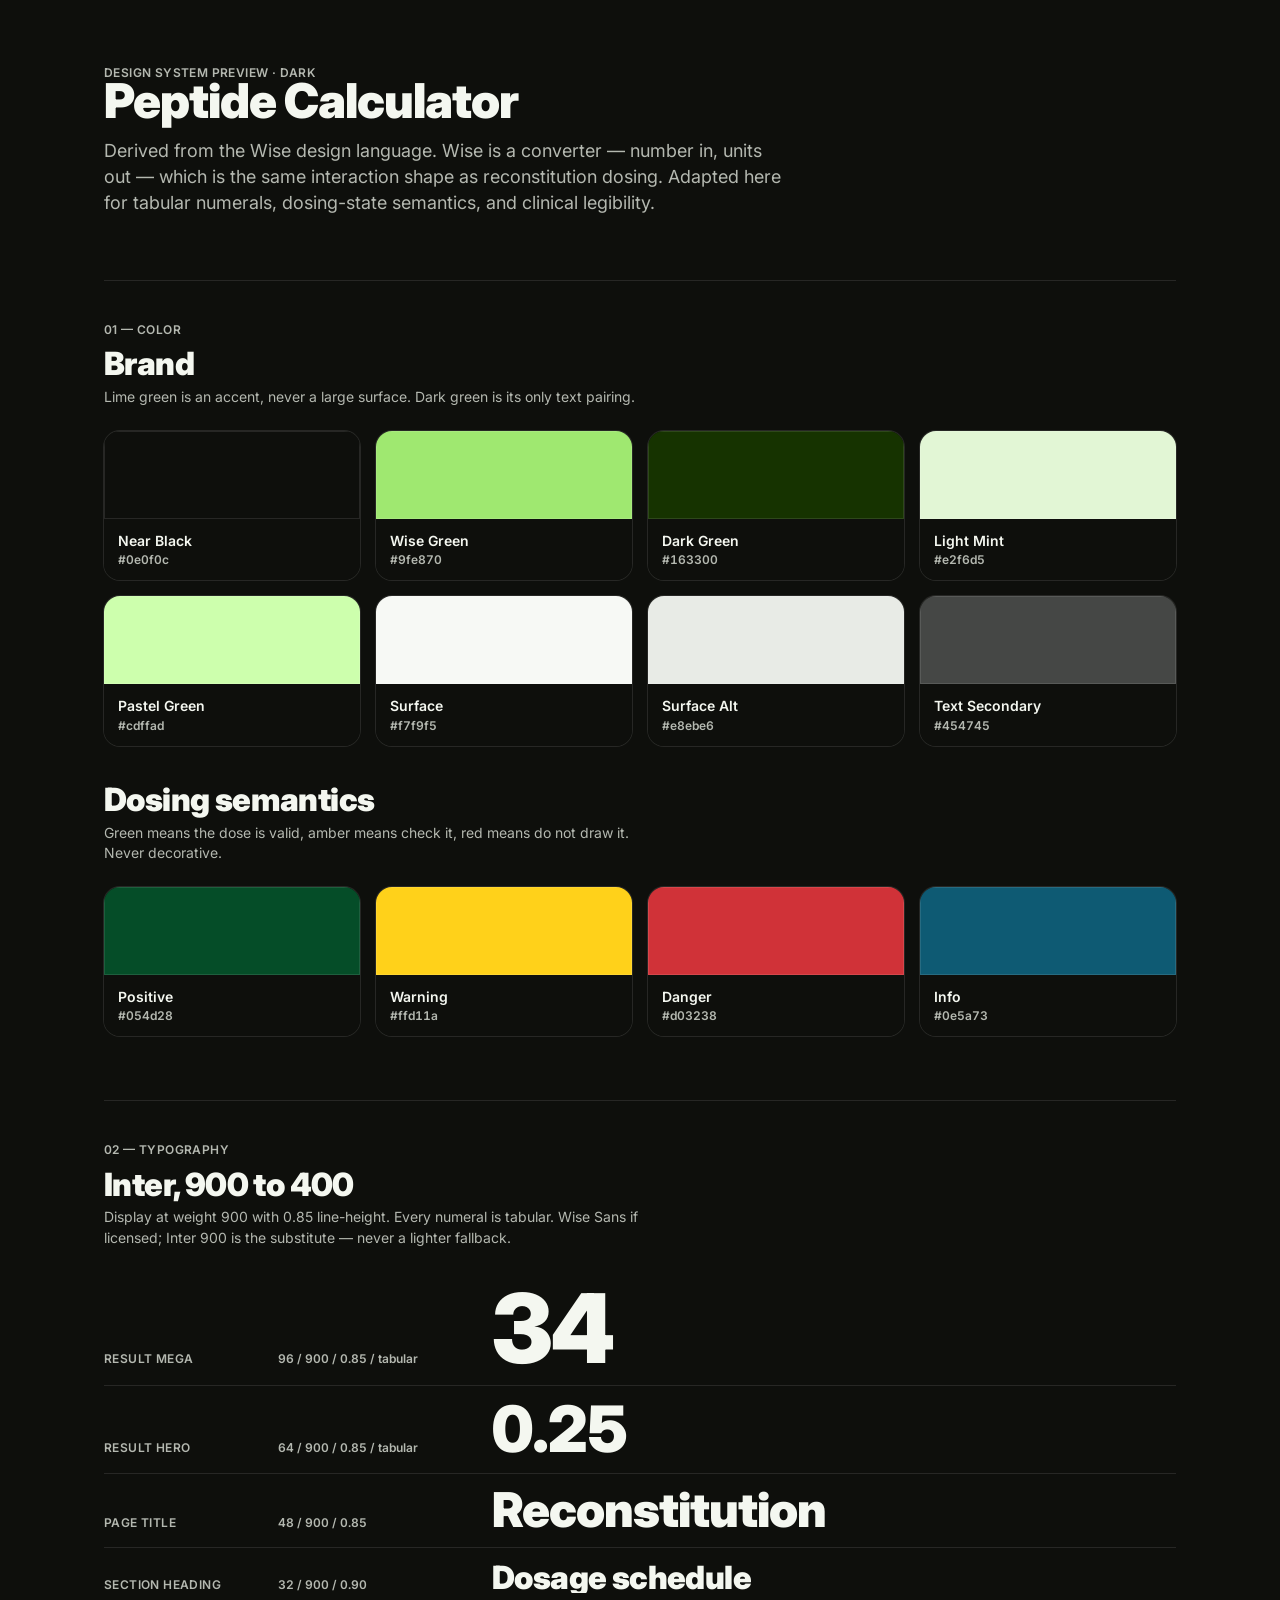
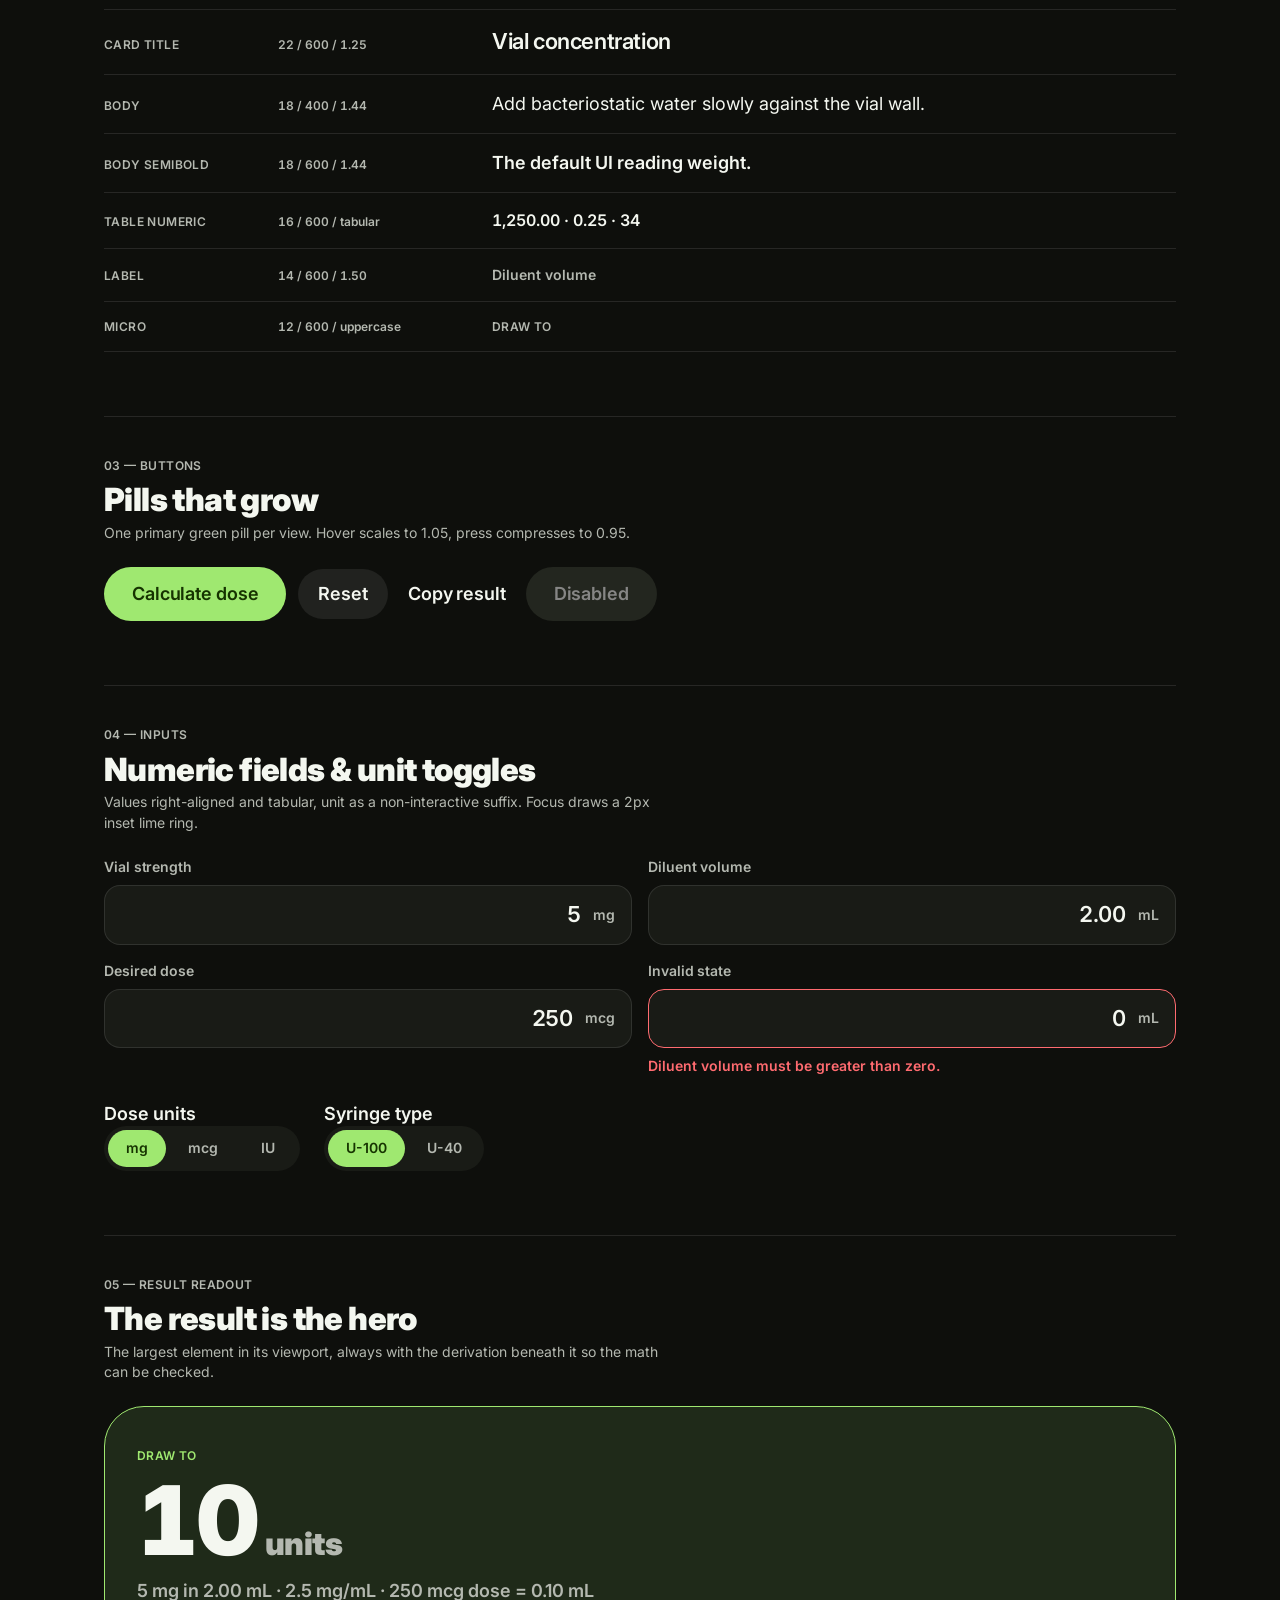
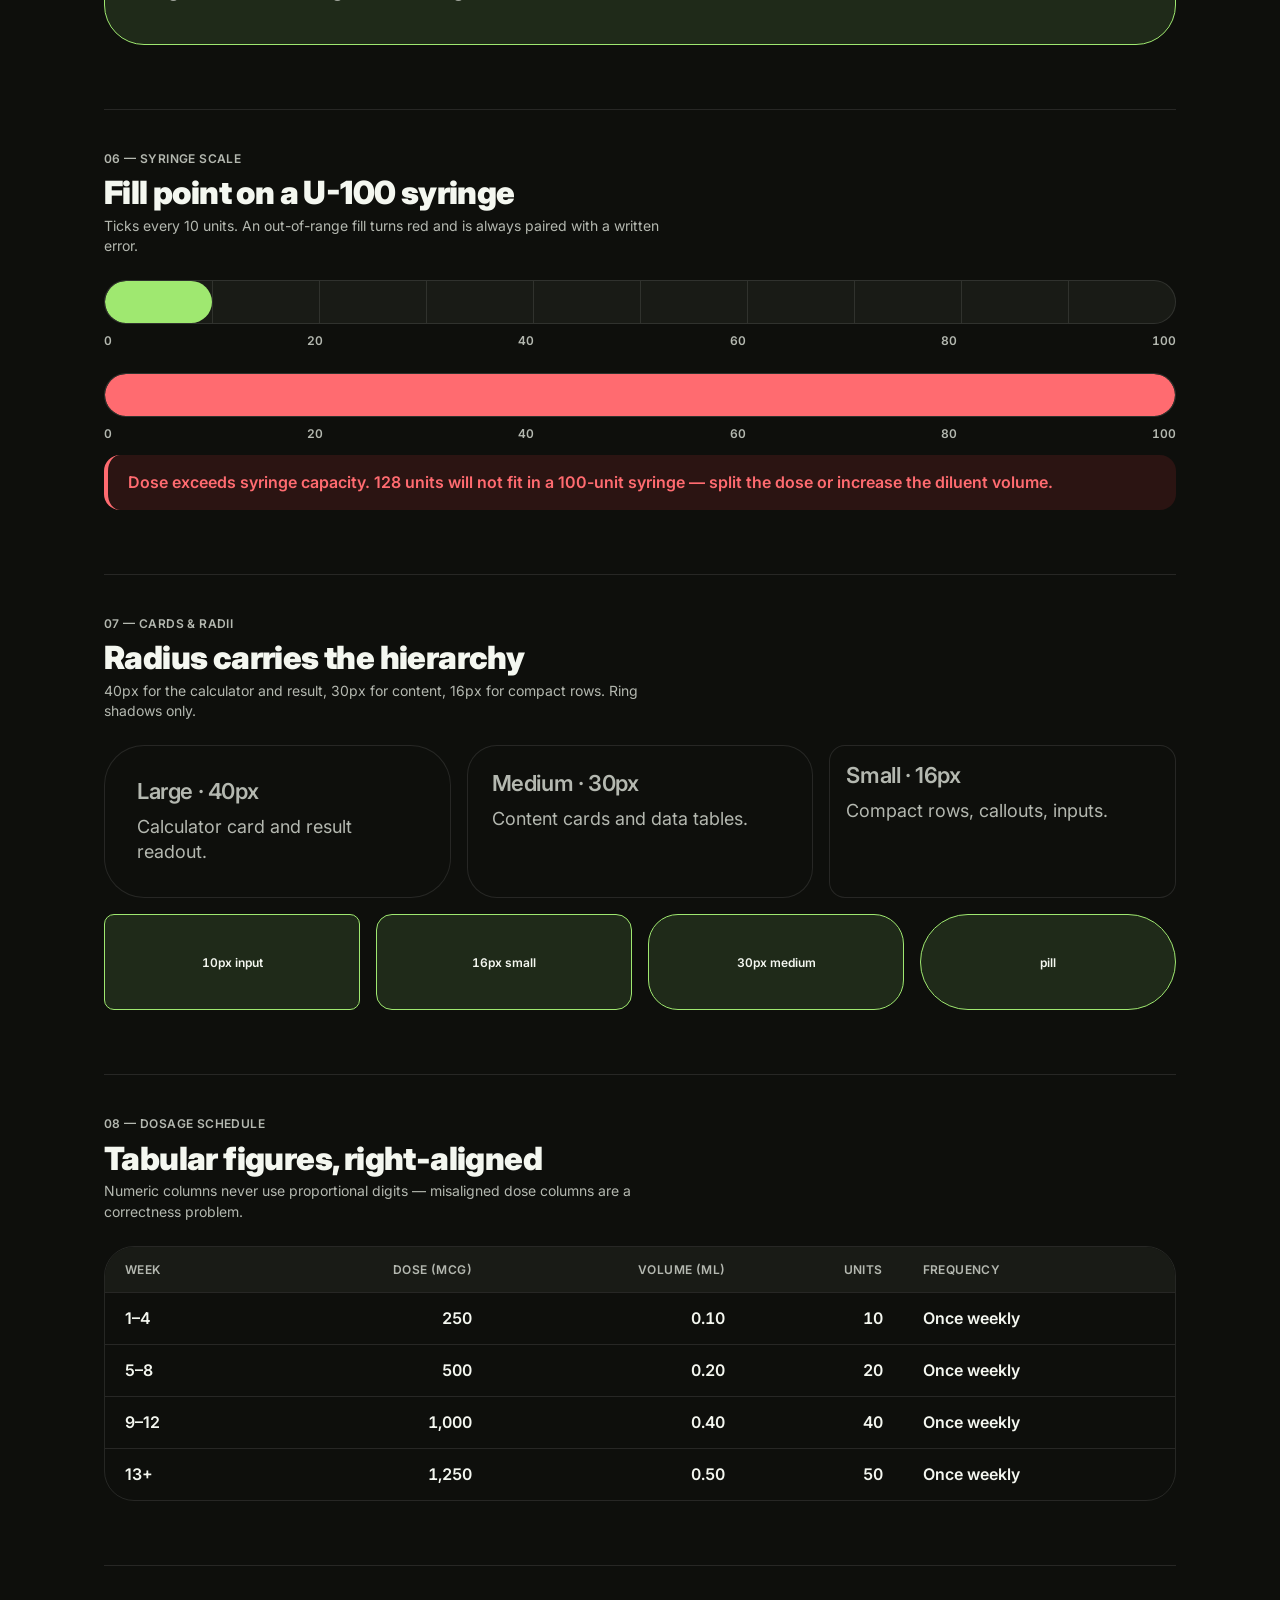
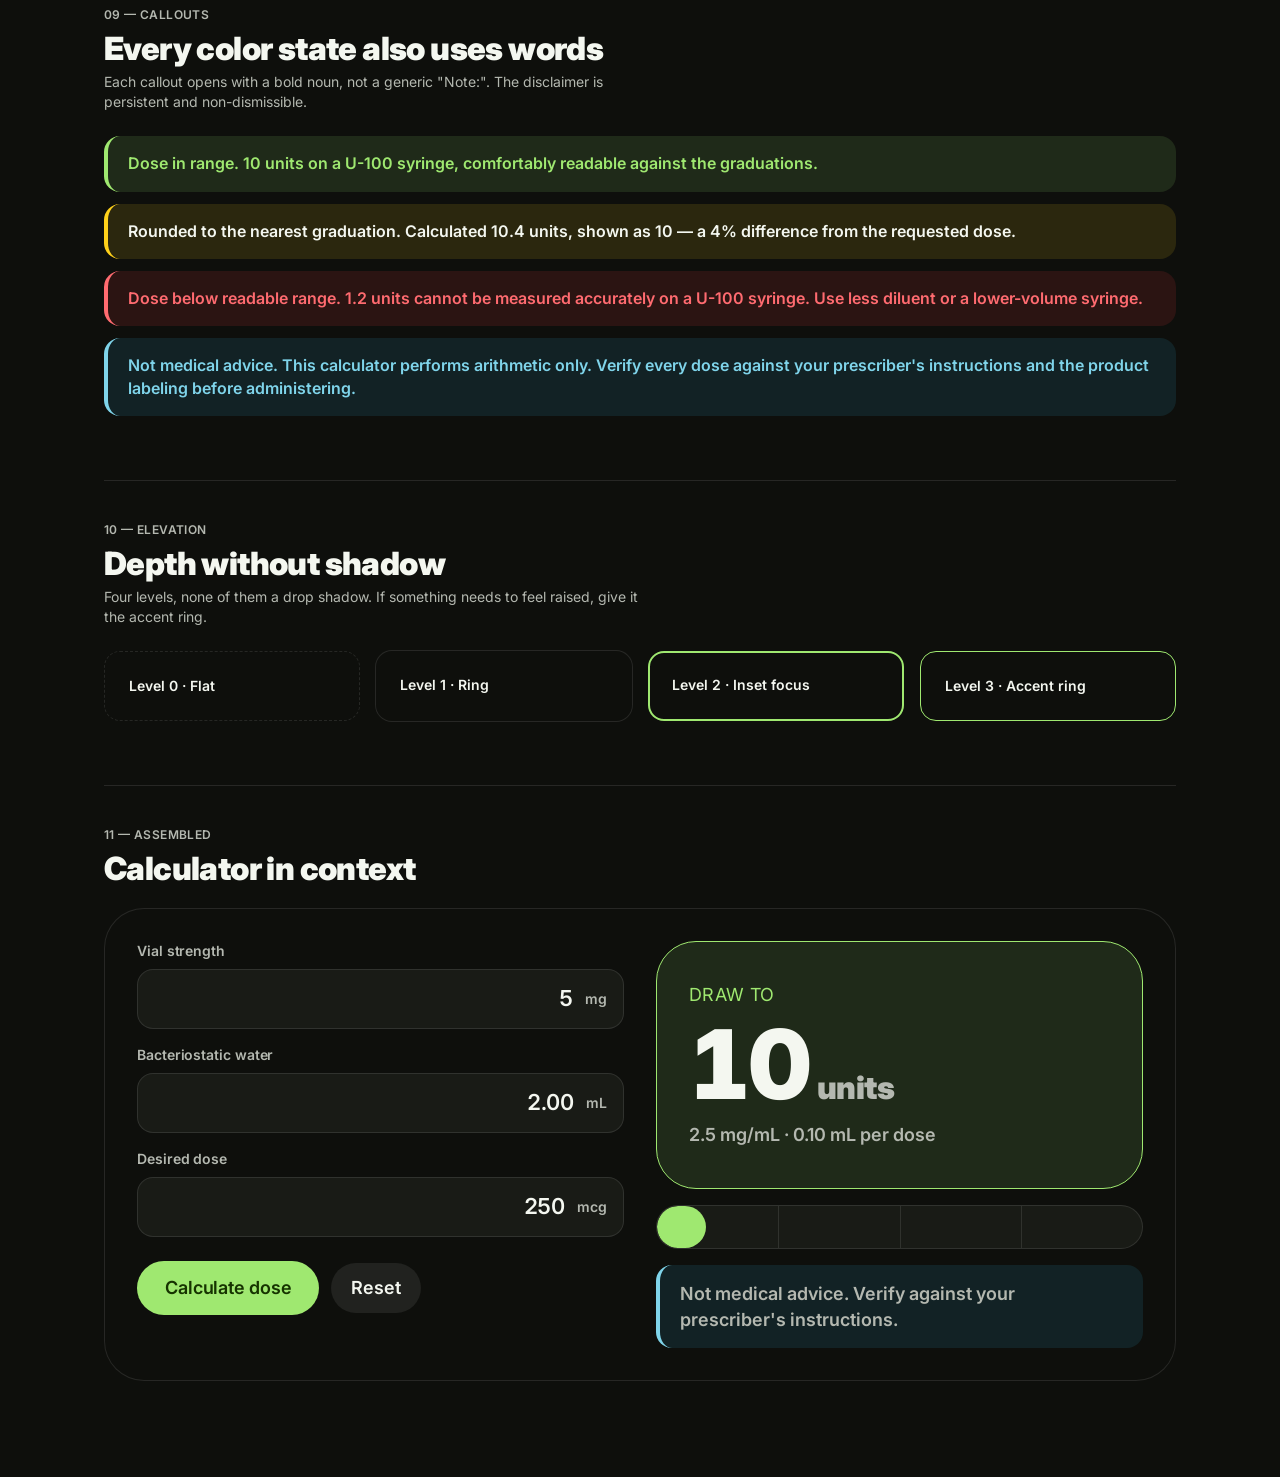
<file: design-md/peptide-calculator/preview-dark.html>
<!DOCTYPE html>
<html lang="en" data-theme="dark">
<head>
<meta charset="utf-8">
<meta name="viewport" content="width=device-width, initial-scale=1">
<title>Peptide Calculator — Design System Preview (Dark)</title>
<link rel="preconnect" href="https://fonts.googleapis.com">
<link rel="preconnect" href="https://fonts.gstatic.com" crossorigin>
<link href="https://fonts.googleapis.com/css2?family=Inter:wght@400;600;900&display=swap" rel="stylesheet">
<style>
:root{
  --near-black:#0e0f0c; --wise-green:#9fe870; --dark-green:#163300;
  --light-mint:#e2f6d5; --pastel-green:#cdffad;
  --canvas:#ffffff; --surface:#f7f9f5; --surface-alt:#e8ebe6;
  --text-primary:#0e0f0c; --text-secondary:#454745; --text-tertiary:#868685;
  --border:rgba(14,15,12,0.12);
  --positive:#054d28; --positive-bg:#e2f6d5;
  --warning:#ffd11a; --warning-bg:#fff6d6;
  --danger:#d03238; --danger-bg:#fdeaea;
  --info-bg:rgba(56,200,255,0.10); --info-fg:#0e5a73;
  --r-input:10px; --r-sm:16px; --r-md:30px; --r-lg:40px; --r-pill:9999px;
  --ring:0 0 0 1px rgba(14,15,12,0.12);
}
[data-theme="dark"]{
  --canvas:#0e0f0c; --surface:#191b16; --surface-alt:#23261f;
  --text-primary:#f4f7f0; --text-secondary:#b4b8b0; --text-tertiary:#868685;
  --border:rgba(255,255,255,0.10);
  --light-mint:rgba(159,232,112,0.12);
  --positive:#9fe870; --positive-bg:rgba(159,232,112,0.12);
  --warning-bg:rgba(255,209,26,0.12);
  --danger:#ff6b70; --danger-bg:rgba(208,50,56,0.15);
  --info-bg:rgba(56,200,255,0.10); --info-fg:#7fd4ea;
  --ring:0 0 0 1px rgba(255,255,255,0.10);
}
*{box-sizing:border-box}
body{
  margin:0; background:var(--canvas); color:var(--text-primary);
  font-family:Inter,-apple-system,"Helvetica Neue",Arial,sans-serif;
  font-weight:600; font-size:18px; line-height:1.44;
  font-feature-settings:"calt" 1;
  -webkit-font-smoothing:antialiased;
}
.num{font-variant-numeric:tabular-nums; font-feature-settings:"tnum" 1,"calt" 1}
.wrap{max-width:1120px; margin:0 auto; padding:64px 24px 96px}
.display{font-weight:900; line-height:0.85; letter-spacing:-1px; margin:0}
h1.display{font-size:48px}
h2{font-weight:900; font-size:32px; line-height:0.9; letter-spacing:-0.6px; margin:0 0 8px}
.eyebrow{font-size:12px; font-weight:600; letter-spacing:0.4px; text-transform:uppercase; color:var(--text-secondary); margin:0}
.lede{font-weight:400; color:var(--text-secondary); max-width:62ch; margin:16px 0 0}
section{margin-top:64px; padding-top:40px; border-top:1px solid var(--border)}
section > .eyebrow{margin-bottom:12px}
.sub{font-size:14px; font-weight:400; color:var(--text-secondary); margin:8px 0 24px; max-width:62ch}
.grid{display:grid; gap:16px}
.g2{grid-template-columns:repeat(2,minmax(0,1fr))}
.g3{grid-template-columns:repeat(3,minmax(0,1fr))}
.g4{grid-template-columns:repeat(4,minmax(0,1fr))}

/* swatches */
.sw{border-radius:var(--r-sm); overflow:hidden; box-shadow:var(--ring)}
.sw .chip{height:88px; box-shadow:inset 0 0 0 1px var(--border)}
.sw .meta{padding:12px 14px; background:var(--canvas)}
.sw .name{font-size:14px; font-weight:600}
.sw .hex{font-size:12px; font-weight:600; color:var(--text-secondary); font-variant-numeric:tabular-nums}

/* type scale */
.typerow{display:flex; gap:24px; align-items:baseline; padding:16px 0; border-bottom:1px solid var(--border)}
.typerow .tag{flex:0 0 150px; font-size:12px; font-weight:600; text-transform:uppercase; letter-spacing:0.4px; color:var(--text-secondary)}
.typerow .spec{flex:0 0 190px; font-size:12px; font-weight:600; color:var(--text-secondary); font-variant-numeric:tabular-nums}
.typerow .demo{flex:1; min-width:0; overflow:hidden}

/* buttons */
.btn{font:inherit; font-size:18px; font-weight:600; letter-spacing:-0.11px; border:0; cursor:pointer;
  border-radius:var(--r-pill); padding:14px 28px; transition:transform .15s ease, background .15s ease}
.btn:hover{transform:scale(1.05)}
.btn:active{transform:scale(0.95)}
.btn:focus-visible{outline:2px solid var(--dark-green); outline-offset:2px}
[data-theme="dark"] .btn:focus-visible{outline-color:var(--wise-green)}
.btn-primary{background:var(--wise-green); color:var(--dark-green)}
.btn-primary:hover{background:var(--pastel-green)}
.btn-secondary{background:rgba(22,51,0,0.08); color:var(--text-primary); padding:12px 20px}
[data-theme="dark"] .btn-secondary{background:rgba(255,255,255,0.08)}
.btn-tertiary{background:none; color:var(--text-primary); padding:12px 8px}
.btn-tertiary:hover{transform:none; text-decoration:underline}
.btn[disabled]{background:var(--surface-alt); color:var(--text-tertiary); cursor:not-allowed}
.btn[disabled]:hover{transform:none; background:var(--surface-alt)}
.btnrow{display:flex; gap:12px; flex-wrap:wrap; align-items:center}

/* inputs */
.field{display:block}
.field .label{display:block; font-size:14px; font-weight:600; letter-spacing:-0.08px; color:var(--text-secondary); margin-bottom:8px}
.control{display:flex; align-items:center; gap:10px; background:var(--surface);
  border:1px solid var(--border); border-radius:var(--r-sm); padding:12px 16px; transition:box-shadow .15s ease}
.control:focus-within{box-shadow:0 0 0 2px var(--wise-green) inset; border-color:transparent}
.control input{flex:1; min-width:0; border:0; background:none; color:var(--text-primary);
  font:inherit; font-size:22px; font-weight:600; letter-spacing:-0.2px; text-align:right;
  font-variant-numeric:tabular-nums; outline:none}
.control input::-webkit-outer-spin-button,.control input::-webkit-inner-spin-button{-webkit-appearance:none; margin:0}
.control .suffix{font-size:14px; font-weight:600; color:var(--text-secondary); flex:0 0 auto}
.control.invalid{border-color:var(--danger); box-shadow:none}
.errmsg{font-size:14px; font-weight:600; color:var(--danger); margin:8px 0 0}

/* segmented toggle */
.seg{display:inline-flex; gap:4px; background:var(--surface); border-radius:var(--r-pill); padding:4px}
.seg button{font:inherit; font-size:14px; font-weight:600; border:0; cursor:pointer; background:none;
  color:var(--text-secondary); border-radius:var(--r-pill); padding:8px 18px; min-width:56px;
  transition:transform .15s ease, background .15s ease}
.seg button:hover{background:rgba(211,242,192,0.4)}
.seg button:active{transform:scale(0.95)}
.seg button[aria-checked="true"]{background:var(--wise-green); color:var(--dark-green)}

/* result readout */
.result{background:var(--light-mint); border:1px solid var(--wise-green);
  border-radius:var(--r-lg); padding:40px 32px}
.result .eyebrow{color:var(--positive)}
.result .value{font-weight:900; font-size:96px; line-height:0.85; letter-spacing:-2px;
  font-variant-numeric:tabular-nums; margin:16px 0 0; color:var(--text-primary)}
.result .value .unit{font-size:32px; letter-spacing:-0.6px; color:var(--text-secondary); margin-left:8px}
.result .deriv{font-size:18px; font-weight:600; color:var(--text-secondary); margin:16px 0 0}

/* syringe */
.syringe{position:relative; height:44px; background:var(--surface); border:1px solid var(--border);
  border-radius:var(--r-pill); overflow:hidden}
.syringe .fill{position:absolute; inset:0 auto 0 0; background:var(--wise-green);
  border-radius:var(--r-pill); transition:width .2s ease}
.syringe .fill.over{background:var(--danger)}
.syringe .tick{position:absolute; top:0; bottom:0; width:1px; background:var(--border)}
.ticklabels{display:flex; justify-content:space-between; margin-top:8px;
  font-size:12px; font-weight:600; color:var(--text-secondary); font-variant-numeric:tabular-nums}

/* cards */
.card{background:var(--canvas); border:1px solid var(--border); border-radius:var(--r-md); padding:24px}
.card.lg{border-radius:var(--r-lg); padding:32px}
.card.sm{border-radius:var(--r-sm); padding:16px}
.card .title{font-size:22px; font-weight:600; line-height:1.25; letter-spacing:-0.4px; margin:0 0 8px}
.card p{font-size:18px; font-weight:400; color:var(--text-secondary); margin:0}

/* table */
.tablewrap{border:1px solid var(--border); border-radius:var(--r-md); overflow:hidden}
table{width:100%; border-collapse:collapse; font-size:16px; font-weight:600}
thead th{background:var(--surface); text-align:left; font-size:12px; font-weight:600;
  letter-spacing:0.4px; text-transform:uppercase; color:var(--text-secondary); padding:14px 20px}
tbody td{padding:14px 20px; border-top:1px solid var(--border)}
tbody tr:hover{background:rgba(211,242,192,0.4)}
[data-theme="dark"] tbody tr:hover{background:rgba(159,232,112,0.08)}
th.n, td.n{text-align:right; font-variant-numeric:tabular-nums}

/* callouts */
.callout{border-radius:var(--r-sm); padding:16px 20px; border-left:4px solid; font-size:16px; font-weight:600}
.callout p{margin:0; font-weight:600}
.callout.info{background:var(--info-bg); border-color:var(--info-fg); color:var(--info-fg)}
.callout.ok{background:var(--positive-bg); border-color:var(--positive); color:var(--positive)}
.callout.warn{background:var(--warning-bg); border-color:var(--warning); color:var(--text-primary)}
.callout.err{background:var(--danger-bg); border-color:var(--danger); color:var(--danger)}
.stack{display:grid; gap:12px}

/* elevation demo */
.elev{padding:24px; border-radius:var(--r-sm); background:var(--canvas); font-size:14px; font-weight:600}
.elev.l0{border:1px dashed var(--border)}
.elev.l1{box-shadow:var(--ring)}
.elev.l2{box-shadow:0 0 0 2px var(--wise-green) inset}
.elev.l3{border:1px solid var(--wise-green)}

/* radius demo */
.radbox{background:var(--light-mint); border:1px solid var(--wise-green); height:96px;
  display:flex; align-items:center; justify-content:center; font-size:12px; font-weight:600;
  color:var(--text-primary); font-variant-numeric:tabular-nums}

@media (max-width:860px){
  .g4{grid-template-columns:repeat(2,minmax(0,1fr))}
  .g3{grid-template-columns:repeat(2,minmax(0,1fr))}
}
@media (max-width:576px){
  .wrap{padding:40px 20px 64px}
  h1.display{font-size:40px}
  .result .value{font-size:64px; letter-spacing:-1.4px}
  .g2,.g3,.g4{grid-template-columns:1fr}
  .typerow{flex-direction:column; gap:8px}
  .typerow .tag,.typerow .spec{flex:none}
}
@media (prefers-reduced-motion:reduce){
  *{transition:none !important}
  .btn:hover,.btn:active,.seg button:active{transform:none}
}
</style>
</head>
<body>
<div class="wrap">

  <p class="eyebrow">Design system preview · Dark</p>
  <h1 class="display">Peptide Calculator</h1>
  <p class="lede">Derived from the Wise design language. Wise is a converter — number in, units out — which is the same interaction shape as reconstitution dosing. Adapted here for tabular numerals, dosing-state semantics, and clinical legibility.</p>

  <section>
    <p class="eyebrow">01 — Color</p>
    <h2>Brand</h2>
    <p class="sub">Lime green is an accent, never a large surface. Dark green is its only text pairing.</p>
    <div class="grid g4">
      <div class="sw"><div class="chip" style="background:#0e0f0c"></div><div class="meta"><div class="name">Near Black</div><div class="hex">#0e0f0c</div></div></div>
      <div class="sw"><div class="chip" style="background:#9fe870"></div><div class="meta"><div class="name">Wise Green</div><div class="hex">#9fe870</div></div></div>
      <div class="sw"><div class="chip" style="background:#163300"></div><div class="meta"><div class="name">Dark Green</div><div class="hex">#163300</div></div></div>
      <div class="sw"><div class="chip" style="background:#e2f6d5"></div><div class="meta"><div class="name">Light Mint</div><div class="hex">#e2f6d5</div></div></div>
      <div class="sw"><div class="chip" style="background:#cdffad"></div><div class="meta"><div class="name">Pastel Green</div><div class="hex">#cdffad</div></div></div>
      <div class="sw"><div class="chip" style="background:#f7f9f5"></div><div class="meta"><div class="name">Surface</div><div class="hex">#f7f9f5</div></div></div>
      <div class="sw"><div class="chip" style="background:#e8ebe6"></div><div class="meta"><div class="name">Surface Alt</div><div class="hex">#e8ebe6</div></div></div>
      <div class="sw"><div class="chip" style="background:#454745"></div><div class="meta"><div class="name">Text Secondary</div><div class="hex">#454745</div></div></div>
    </div>

    <h2 style="margin-top:40px">Dosing semantics</h2>
    <p class="sub">Green means the dose is valid, amber means check it, red means do not draw it. Never decorative.</p>
    <div class="grid g4">
      <div class="sw"><div class="chip" style="background:#054d28"></div><div class="meta"><div class="name">Positive</div><div class="hex">#054d28</div></div></div>
      <div class="sw"><div class="chip" style="background:#ffd11a"></div><div class="meta"><div class="name">Warning</div><div class="hex">#ffd11a</div></div></div>
      <div class="sw"><div class="chip" style="background:#d03238"></div><div class="meta"><div class="name">Danger</div><div class="hex">#d03238</div></div></div>
      <div class="sw"><div class="chip" style="background:#0e5a73"></div><div class="meta"><div class="name">Info</div><div class="hex">#0e5a73</div></div></div>
    </div>
  </section>

  <section>
    <p class="eyebrow">02 — Typography</p>
    <h2>Inter, 900 to 400</h2>
    <p class="sub">Display at weight 900 with 0.85 line-height. Every numeral is tabular. Wise Sans if licensed; Inter 900 is the substitute — never a lighter fallback.</p>
    <div class="typerow"><div class="tag">Result Mega</div><div class="spec">96 / 900 / 0.85 / tabular</div><div class="demo num" style="font-weight:900;font-size:96px;line-height:0.85;letter-spacing:-2px">34</div></div>
    <div class="typerow"><div class="tag">Result Hero</div><div class="spec">64 / 900 / 0.85 / tabular</div><div class="demo num" style="font-weight:900;font-size:64px;line-height:0.85;letter-spacing:-1.4px">0.25</div></div>
    <div class="typerow"><div class="tag">Page Title</div><div class="spec">48 / 900 / 0.85</div><div class="demo" style="font-weight:900;font-size:48px;line-height:0.85;letter-spacing:-1px">Reconstitution</div></div>
    <div class="typerow"><div class="tag">Section Heading</div><div class="spec">32 / 900 / 0.90</div><div class="demo" style="font-weight:900;font-size:32px;line-height:0.9;letter-spacing:-0.6px">Dosage schedule</div></div>
    <div class="typerow"><div class="tag">Card Title</div><div class="spec">22 / 600 / 1.25</div><div class="demo" style="font-size:22px;font-weight:600;letter-spacing:-0.4px">Vial concentration</div></div>
    <div class="typerow"><div class="tag">Body</div><div class="spec">18 / 400 / 1.44</div><div class="demo" style="font-size:18px;font-weight:400">Add bacteriostatic water slowly against the vial wall.</div></div>
    <div class="typerow"><div class="tag">Body Semibold</div><div class="spec">18 / 600 / 1.44</div><div class="demo" style="font-size:18px;font-weight:600">The default UI reading weight.</div></div>
    <div class="typerow"><div class="tag">Table Numeric</div><div class="spec">16 / 600 / tabular</div><div class="demo num" style="font-size:16px;font-weight:600">1,250.00 · 0.25 · 34</div></div>
    <div class="typerow"><div class="tag">Label</div><div class="spec">14 / 600 / 1.50</div><div class="demo" style="font-size:14px;font-weight:600;color:var(--text-secondary)">Diluent volume</div></div>
    <div class="typerow"><div class="tag">Micro</div><div class="spec">12 / 600 / uppercase</div><div class="demo" style="font-size:12px;font-weight:600;letter-spacing:0.4px;text-transform:uppercase;color:var(--text-secondary)">Draw to</div></div>
  </section>

  <section>
    <p class="eyebrow">03 — Buttons</p>
    <h2>Pills that grow</h2>
    <p class="sub">One primary green pill per view. Hover scales to 1.05, press compresses to 0.95.</p>
    <div class="btnrow">
      <button class="btn btn-primary">Calculate dose</button>
      <button class="btn btn-secondary">Reset</button>
      <button class="btn btn-tertiary">Copy result</button>
      <button class="btn btn-primary" disabled>Disabled</button>
    </div>
  </section>

  <section>
    <p class="eyebrow">04 — Inputs</p>
    <h2>Numeric fields &amp; unit toggles</h2>
    <p class="sub">Values right-aligned and tabular, unit as a non-interactive suffix. Focus draws a 2px inset lime ring.</p>
    <div class="grid g2">
      <label class="field">
        <span class="label">Vial strength</span>
        <span class="control"><input type="text" inputmode="decimal" value="5" aria-label="Vial strength"><span class="suffix">mg</span></span>
      </label>
      <label class="field">
        <span class="label">Diluent volume</span>
        <span class="control"><input type="text" inputmode="decimal" value="2.00" aria-label="Diluent volume"><span class="suffix">mL</span></span>
      </label>
      <label class="field">
        <span class="label">Desired dose</span>
        <span class="control"><input type="text" inputmode="decimal" value="250" aria-label="Desired dose"><span class="suffix">mcg</span></span>
      </label>
      <div class="field">
        <span class="label">Invalid state</span>
        <span class="control invalid"><input type="text" inputmode="decimal" value="0" aria-label="Invalid example" aria-invalid="true"><span class="suffix">mL</span></span>
        <p class="errmsg">Diluent volume must be greater than zero.</p>
      </div>
    </div>
    <div style="margin-top:24px; display:flex; gap:24px; flex-wrap:wrap">
      <div>
        <span class="label" style="display:block">Dose units</span>
        <div class="seg" role="radiogroup" aria-label="Dose units">
          <button role="radio" aria-checked="true">mg</button>
          <button role="radio" aria-checked="false">mcg</button>
          <button role="radio" aria-checked="false">IU</button>
        </div>
      </div>
      <div>
        <span class="label" style="display:block">Syringe type</span>
        <div class="seg" role="radiogroup" aria-label="Syringe type">
          <button role="radio" aria-checked="true">U-100</button>
          <button role="radio" aria-checked="false">U-40</button>
        </div>
      </div>
    </div>
  </section>

  <section>
    <p class="eyebrow">05 — Result readout</p>
    <h2>The result is the hero</h2>
    <p class="sub">The largest element in its viewport, always with the derivation beneath it so the math can be checked.</p>
    <div class="result">
      <p class="eyebrow">Draw to</p>
      <p class="value num">10<span class="unit">units</span></p>
      <p class="deriv">5 mg in 2.00 mL · 2.5 mg/mL · 250 mcg dose = 0.10 mL</p>
    </div>
  </section>

  <section>
    <p class="eyebrow">06 — Syringe scale</p>
    <h2>Fill point on a U-100 syringe</h2>
    <p class="sub">Ticks every 10 units. An out-of-range fill turns red and is always paired with a written error.</p>
    <div class="syringe" role="img" aria-label="Fill point at 10 of 100 units">
      <div class="fill" style="width:10%"></div>
      <div class="tick" style="left:10%"></div><div class="tick" style="left:20%"></div>
      <div class="tick" style="left:30%"></div><div class="tick" style="left:40%"></div>
      <div class="tick" style="left:50%"></div><div class="tick" style="left:60%"></div>
      <div class="tick" style="left:70%"></div><div class="tick" style="left:80%"></div>
      <div class="tick" style="left:90%"></div>
    </div>
    <div class="ticklabels"><span>0</span><span>20</span><span>40</span><span>60</span><span>80</span><span>100</span></div>

    <div style="margin-top:24px">
      <div class="syringe" role="img" aria-label="Fill point exceeds syringe capacity">
        <div class="fill over" style="width:100%"></div>
      </div>
      <div class="ticklabels"><span>0</span><span>20</span><span>40</span><span>60</span><span>80</span><span>100</span></div>
      <div class="callout err" style="margin-top:12px"><p>Dose exceeds syringe capacity. 128 units will not fit in a 100-unit syringe — split the dose or increase the diluent volume.</p></div>
    </div>
  </section>

  <section>
    <p class="eyebrow">07 — Cards &amp; radii</p>
    <h2>Radius carries the hierarchy</h2>
    <p class="sub">40px for the calculator and result, 30px for content, 16px for compact rows. Ring shadows only.</p>
    <div class="grid g3">
      <div class="card lg"><p class="title">Large · 40px</p><p>Calculator card and result readout.</p></div>
      <div class="card"><p class="title">Medium · 30px</p><p>Content cards and data tables.</p></div>
      <div class="card sm"><p class="title">Small · 16px</p><p>Compact rows, callouts, inputs.</p></div>
    </div>
    <div class="grid g4" style="margin-top:16px">
      <div class="radbox" style="border-radius:10px">10px input</div>
      <div class="radbox" style="border-radius:16px">16px small</div>
      <div class="radbox" style="border-radius:30px">30px medium</div>
      <div class="radbox" style="border-radius:9999px">pill</div>
    </div>
  </section>

  <section>
    <p class="eyebrow">08 — Dosage schedule</p>
    <h2>Tabular figures, right-aligned</h2>
    <p class="sub">Numeric columns never use proportional digits — misaligned dose columns are a correctness problem.</p>
    <div class="tablewrap">
      <table>
        <thead><tr><th>Week</th><th class="n">Dose (mcg)</th><th class="n">Volume (mL)</th><th class="n">Units</th><th>Frequency</th></tr></thead>
        <tbody>
          <tr><td>1–4</td><td class="n">250</td><td class="n">0.10</td><td class="n">10</td><td>Once weekly</td></tr>
          <tr><td>5–8</td><td class="n">500</td><td class="n">0.20</td><td class="n">20</td><td>Once weekly</td></tr>
          <tr><td>9–12</td><td class="n">1,000</td><td class="n">0.40</td><td class="n">40</td><td>Once weekly</td></tr>
          <tr><td>13+</td><td class="n">1,250</td><td class="n">0.50</td><td class="n">50</td><td>Once weekly</td></tr>
        </tbody>
      </table>
    </div>
  </section>

  <section>
    <p class="eyebrow">09 — Callouts</p>
    <h2>Every color state also uses words</h2>
    <p class="sub">Each callout opens with a bold noun, not a generic "Note:". The disclaimer is persistent and non-dismissible.</p>
    <div class="stack">
      <div class="callout ok"><p>Dose in range. 10 units on a U-100 syringe, comfortably readable against the graduations.</p></div>
      <div class="callout warn"><p>Rounded to the nearest graduation. Calculated 10.4 units, shown as 10 — a 4% difference from the requested dose.</p></div>
      <div class="callout err"><p>Dose below readable range. 1.2 units cannot be measured accurately on a U-100 syringe. Use less diluent or a lower-volume syringe.</p></div>
      <div class="callout info"><p>Not medical advice. This calculator performs arithmetic only. Verify every dose against your prescriber's instructions and the product labeling before administering.</p></div>
    </div>
  </section>

  <section>
    <p class="eyebrow">10 — Elevation</p>
    <h2>Depth without shadow</h2>
    <p class="sub">Four levels, none of them a drop shadow. If something needs to feel raised, give it the accent ring.</p>
    <div class="grid g4">
      <div class="elev l0">Level 0 · Flat</div>
      <div class="elev l1">Level 1 · Ring</div>
      <div class="elev l2">Level 2 · Inset focus</div>
      <div class="elev l3">Level 3 · Accent ring</div>
    </div>
  </section>

  <section>
    <p class="eyebrow">11 — Assembled</p>
    <h2>Calculator in context</h2>
    <div class="card lg" style="margin-top:24px">
      <div class="grid g2" style="gap:32px; align-items:start">
        <div class="stack" style="gap:16px">
          <label class="field">
            <span class="label">Vial strength</span>
            <span class="control"><input type="text" inputmode="decimal" value="5" aria-label="Vial strength, assembled"><span class="suffix">mg</span></span>
          </label>
          <label class="field">
            <span class="label">Bacteriostatic water</span>
            <span class="control"><input type="text" inputmode="decimal" value="2.00" aria-label="Bacteriostatic water, assembled"><span class="suffix">mL</span></span>
          </label>
          <label class="field">
            <span class="label">Desired dose</span>
            <span class="control"><input type="text" inputmode="decimal" value="250" aria-label="Desired dose, assembled"><span class="suffix">mcg</span></span>
          </label>
          <div class="btnrow" style="margin-top:8px">
            <button class="btn btn-primary">Calculate dose</button>
            <button class="btn btn-secondary">Reset</button>
          </div>
        </div>
        <div class="stack" style="gap:16px">
          <div class="result">
            <p class="eyebrow">Draw to</p>
            <p class="value num">10<span class="unit">units</span></p>
            <p class="deriv">2.5 mg/mL · 0.10 mL per dose</p>
          </div>
          <div class="syringe" role="img" aria-label="Fill point at 10 of 100 units">
            <div class="fill" style="width:10%"></div>
            <div class="tick" style="left:25%"></div><div class="tick" style="left:50%"></div><div class="tick" style="left:75%"></div>
          </div>
          <div class="callout info"><p>Not medical advice. Verify against your prescriber's instructions.</p></div>
        </div>
      </div>
    </div>
  </section>

</div>
</body>
</html>
</file>
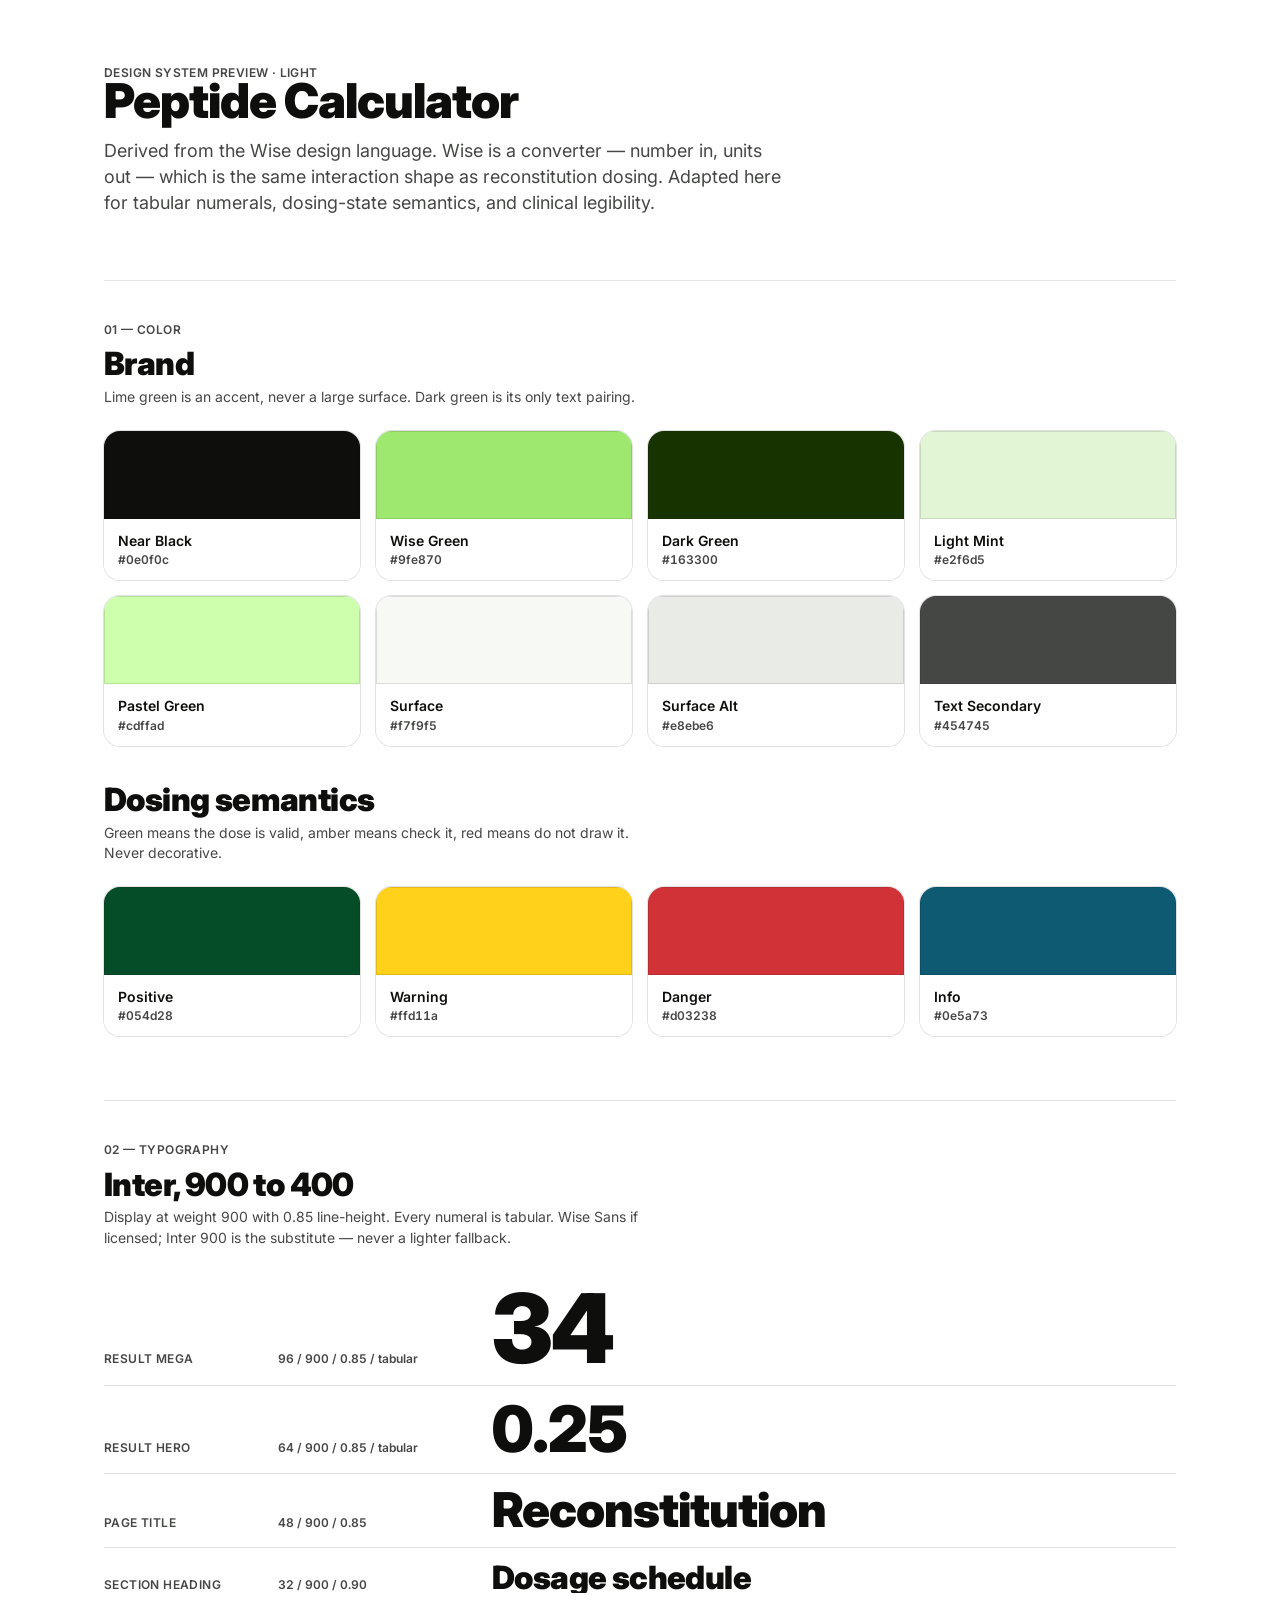
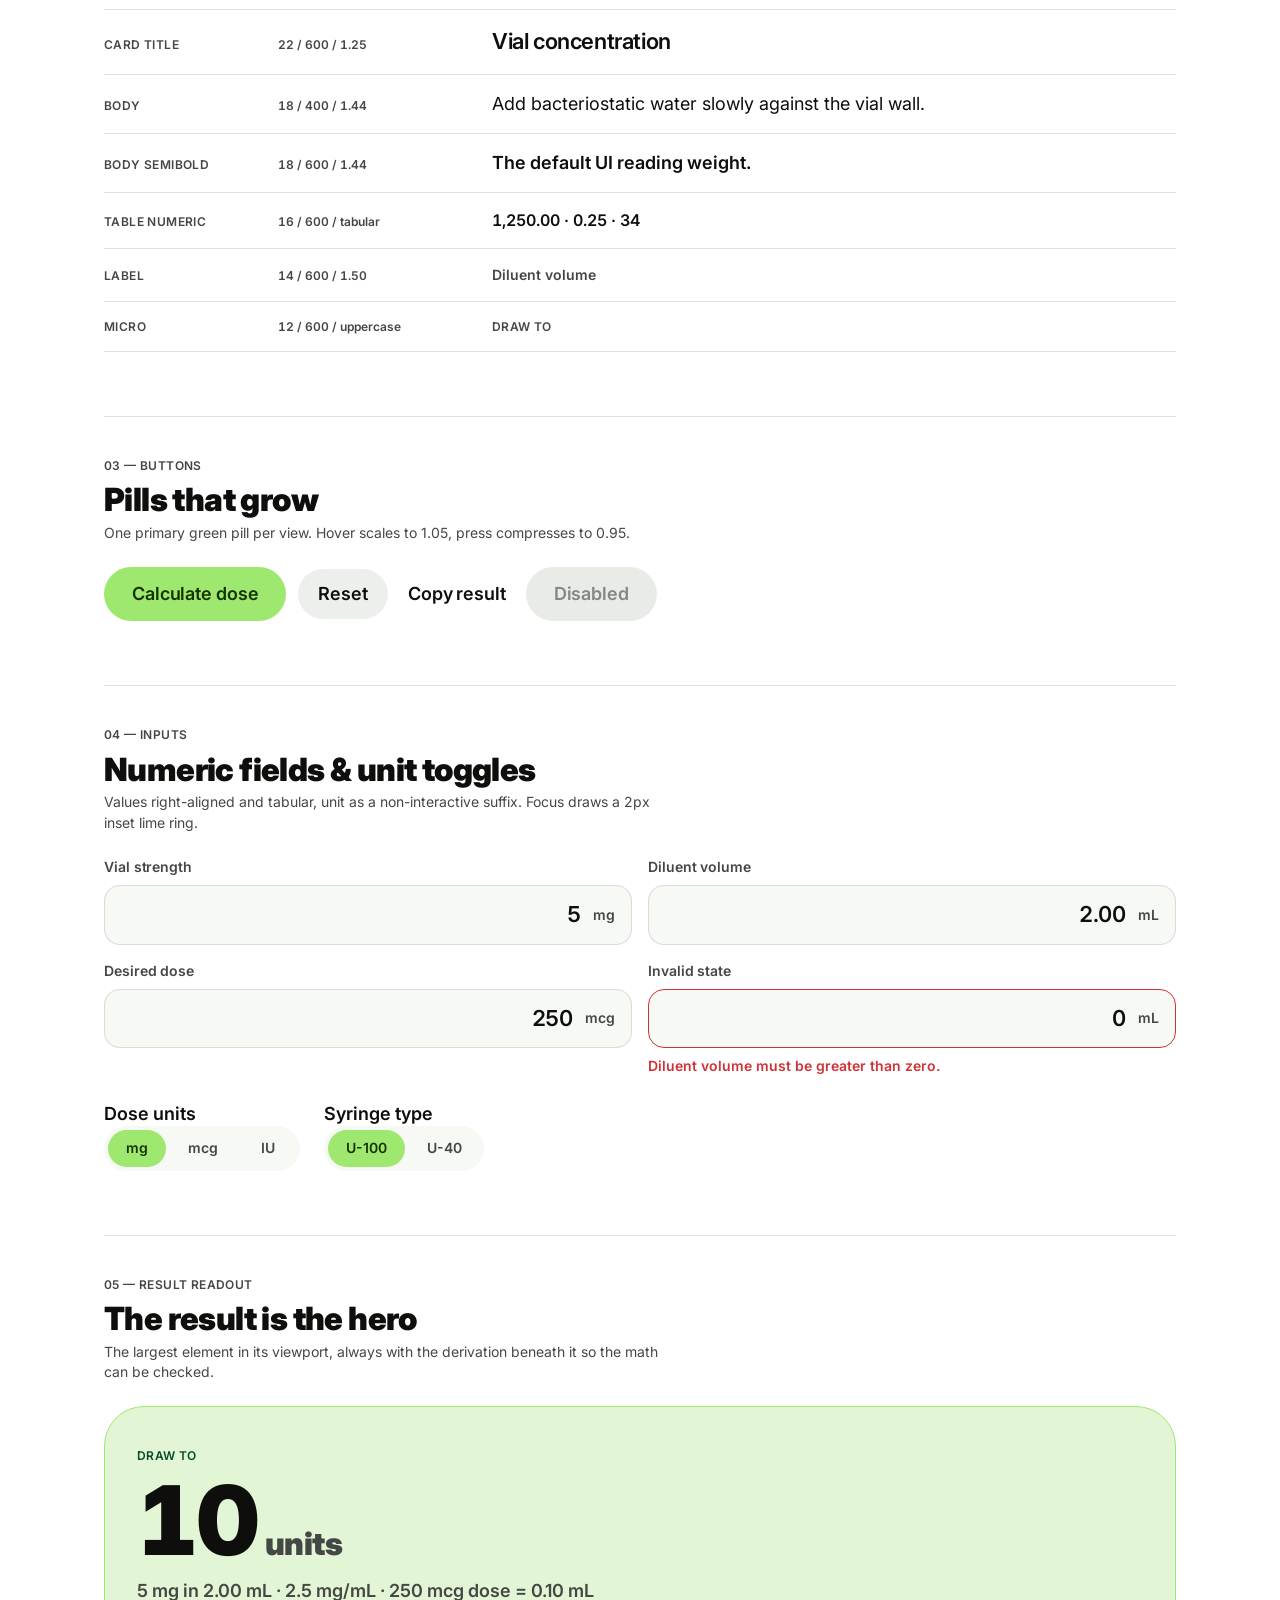
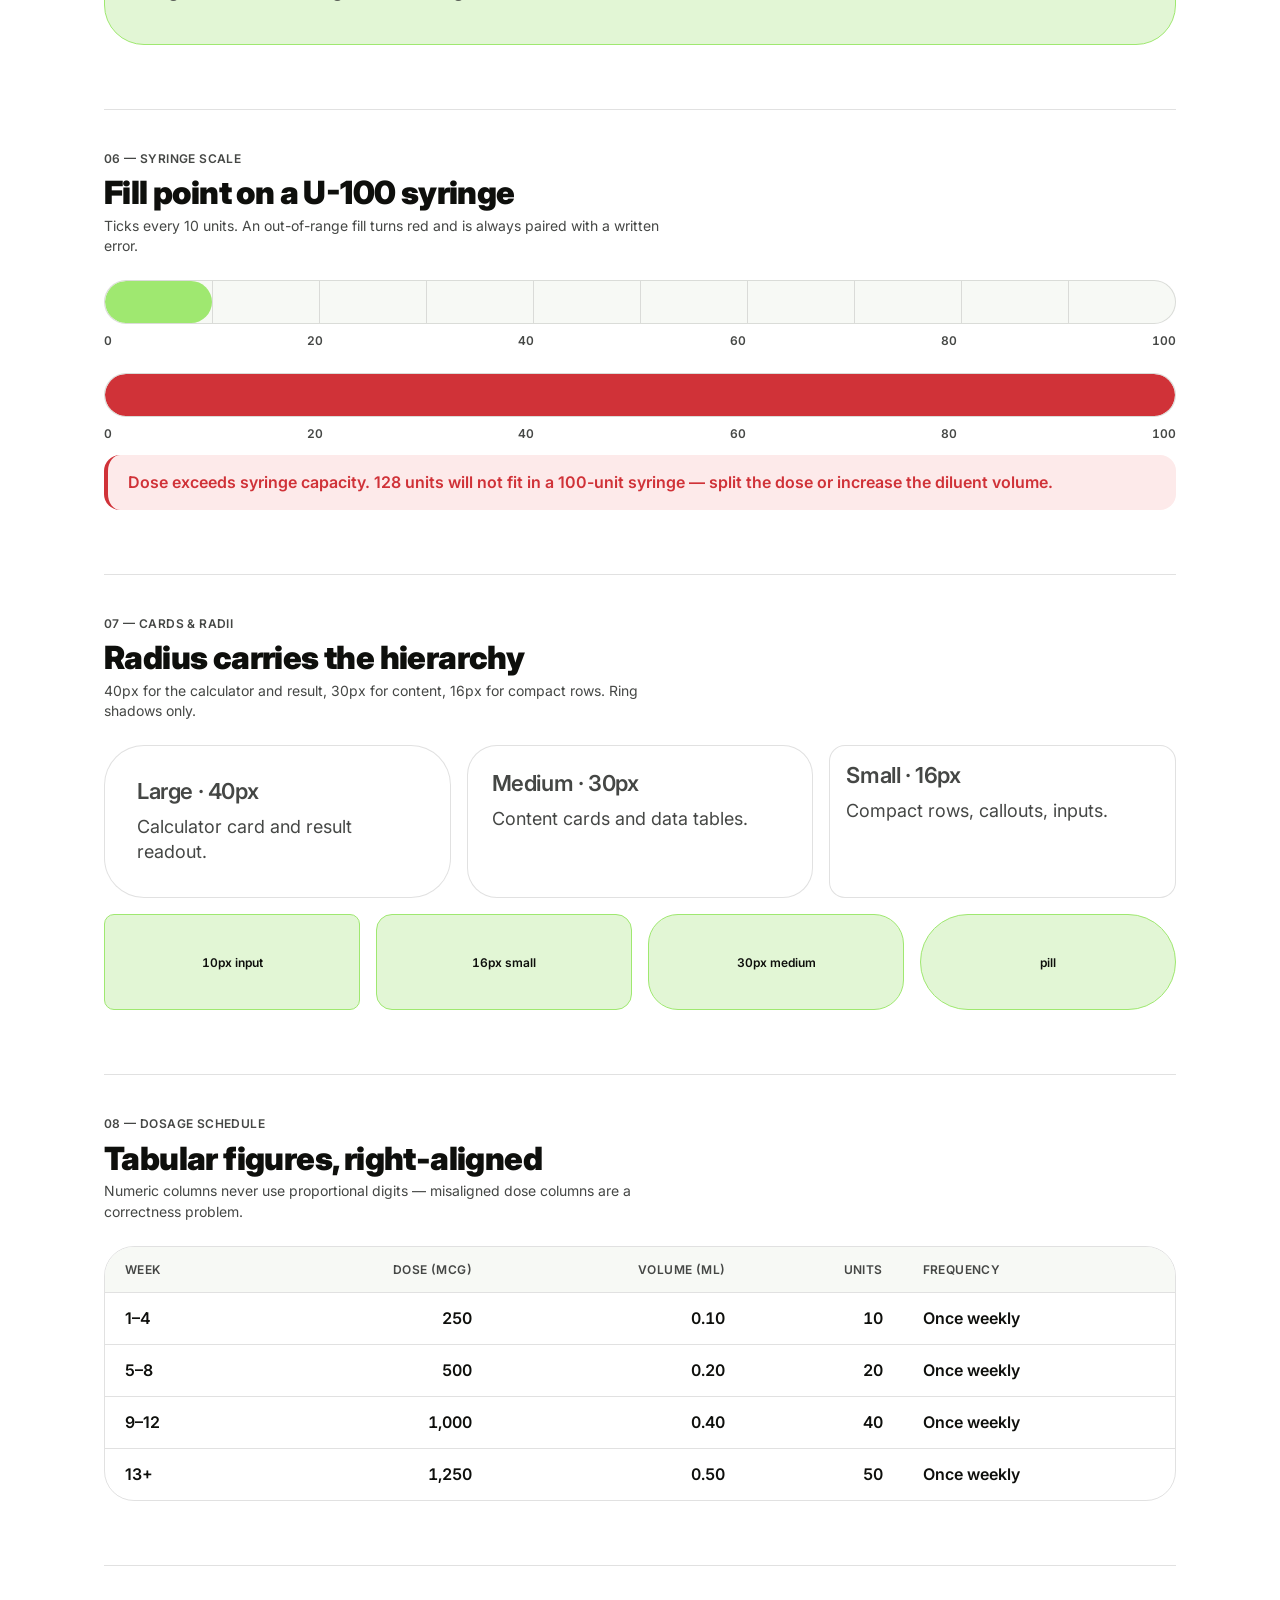
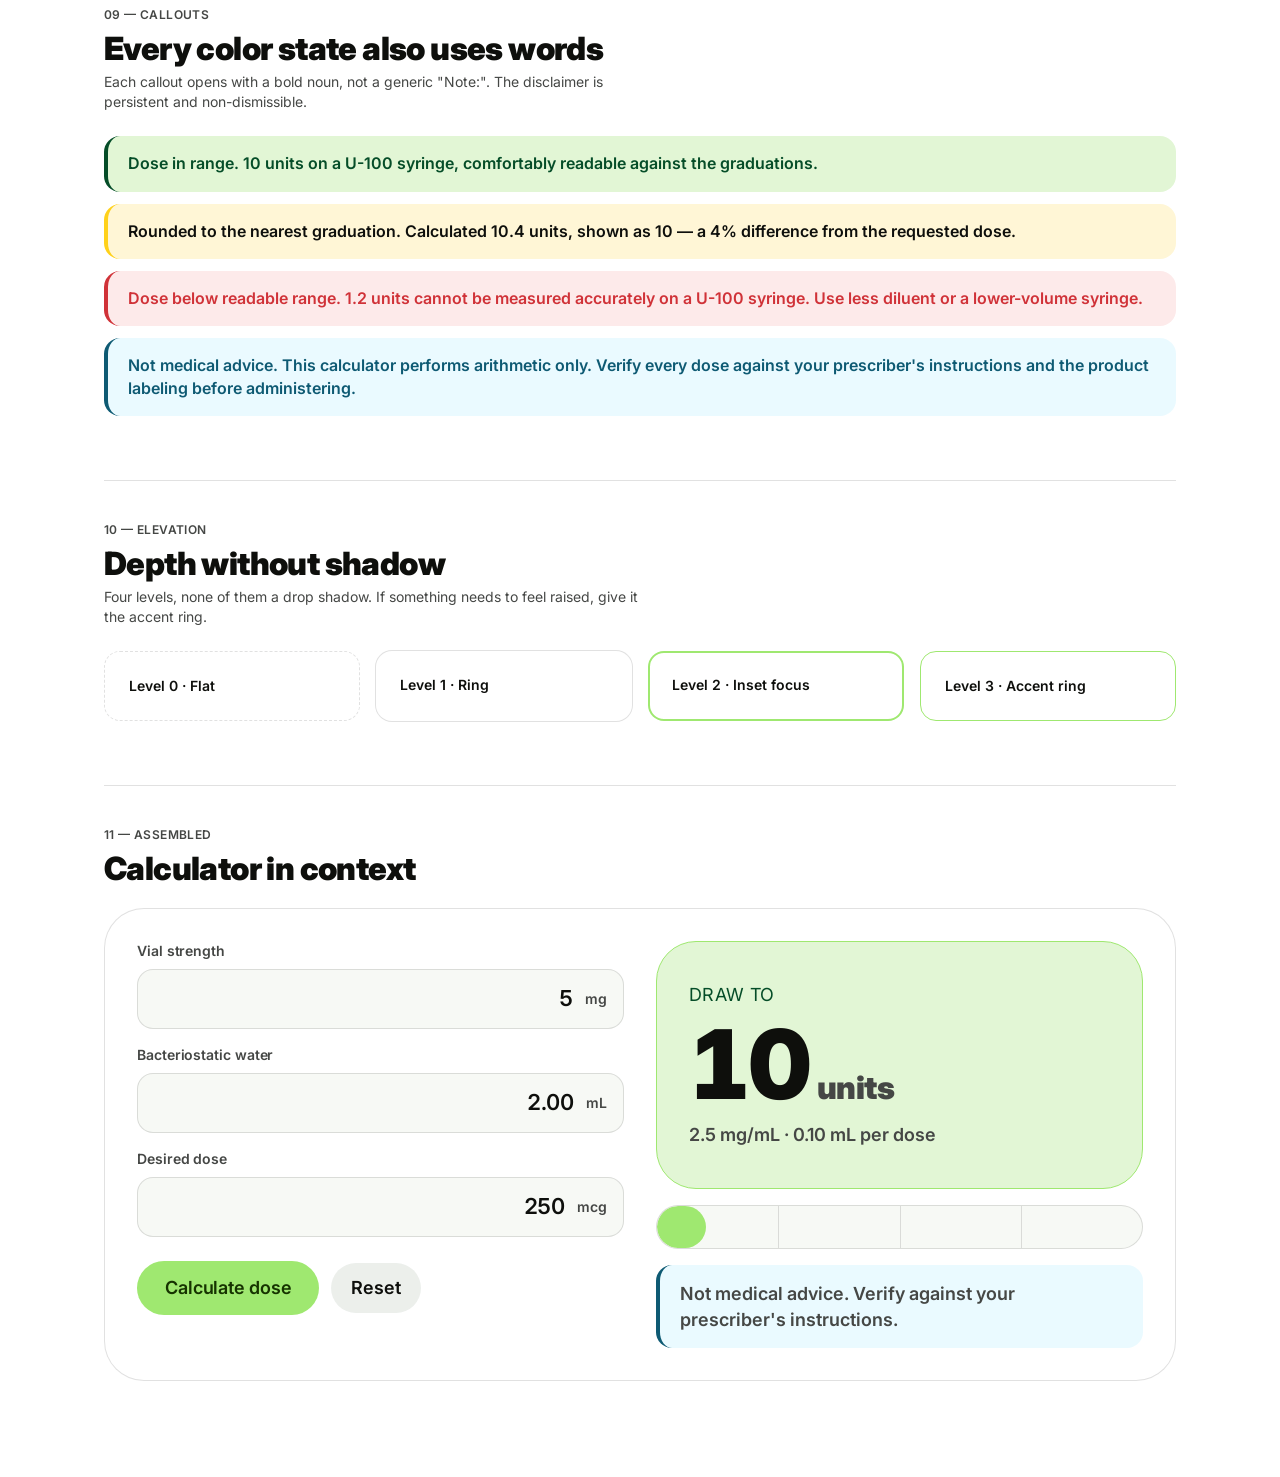
<file: design-md/peptide-calculator/preview.html>
<!DOCTYPE html>
<html lang="en" data-theme="light">
<head>
<meta charset="utf-8">
<meta name="viewport" content="width=device-width, initial-scale=1">
<title>Peptide Calculator — Design System Preview</title>
<link rel="preconnect" href="https://fonts.googleapis.com">
<link rel="preconnect" href="https://fonts.gstatic.com" crossorigin>
<link href="https://fonts.googleapis.com/css2?family=Inter:wght@400;600;900&display=swap" rel="stylesheet">
<style>
:root{
  --near-black:#0e0f0c; --wise-green:#9fe870; --dark-green:#163300;
  --light-mint:#e2f6d5; --pastel-green:#cdffad;
  --canvas:#ffffff; --surface:#f7f9f5; --surface-alt:#e8ebe6;
  --text-primary:#0e0f0c; --text-secondary:#454745; --text-tertiary:#868685;
  --border:rgba(14,15,12,0.12);
  --positive:#054d28; --positive-bg:#e2f6d5;
  --warning:#ffd11a; --warning-bg:#fff6d6;
  --danger:#d03238; --danger-bg:#fdeaea;
  --info-bg:rgba(56,200,255,0.10); --info-fg:#0e5a73;
  --r-input:10px; --r-sm:16px; --r-md:30px; --r-lg:40px; --r-pill:9999px;
  --ring:0 0 0 1px rgba(14,15,12,0.12);
}
[data-theme="dark"]{
  --canvas:#0e0f0c; --surface:#191b16; --surface-alt:#23261f;
  --text-primary:#f4f7f0; --text-secondary:#b4b8b0; --text-tertiary:#868685;
  --border:rgba(255,255,255,0.10);
  --light-mint:rgba(159,232,112,0.12);
  --positive:#9fe870; --positive-bg:rgba(159,232,112,0.12);
  --warning-bg:rgba(255,209,26,0.12);
  --danger:#ff6b70; --danger-bg:rgba(208,50,56,0.15);
  --info-bg:rgba(56,200,255,0.10); --info-fg:#7fd4ea;
  --ring:0 0 0 1px rgba(255,255,255,0.10);
}
*{box-sizing:border-box}
body{
  margin:0; background:var(--canvas); color:var(--text-primary);
  font-family:Inter,-apple-system,"Helvetica Neue",Arial,sans-serif;
  font-weight:600; font-size:18px; line-height:1.44;
  font-feature-settings:"calt" 1;
  -webkit-font-smoothing:antialiased;
}
.num{font-variant-numeric:tabular-nums; font-feature-settings:"tnum" 1,"calt" 1}
.wrap{max-width:1120px; margin:0 auto; padding:64px 24px 96px}
.display{font-weight:900; line-height:0.85; letter-spacing:-1px; margin:0}
h1.display{font-size:48px}
h2{font-weight:900; font-size:32px; line-height:0.9; letter-spacing:-0.6px; margin:0 0 8px}
.eyebrow{font-size:12px; font-weight:600; letter-spacing:0.4px; text-transform:uppercase; color:var(--text-secondary); margin:0}
.lede{font-weight:400; color:var(--text-secondary); max-width:62ch; margin:16px 0 0}
section{margin-top:64px; padding-top:40px; border-top:1px solid var(--border)}
section > .eyebrow{margin-bottom:12px}
.sub{font-size:14px; font-weight:400; color:var(--text-secondary); margin:8px 0 24px; max-width:62ch}
.grid{display:grid; gap:16px}
.g2{grid-template-columns:repeat(2,minmax(0,1fr))}
.g3{grid-template-columns:repeat(3,minmax(0,1fr))}
.g4{grid-template-columns:repeat(4,minmax(0,1fr))}

/* swatches */
.sw{border-radius:var(--r-sm); overflow:hidden; box-shadow:var(--ring)}
.sw .chip{height:88px; box-shadow:inset 0 0 0 1px var(--border)}
.sw .meta{padding:12px 14px; background:var(--canvas)}
.sw .name{font-size:14px; font-weight:600}
.sw .hex{font-size:12px; font-weight:600; color:var(--text-secondary); font-variant-numeric:tabular-nums}

/* type scale */
.typerow{display:flex; gap:24px; align-items:baseline; padding:16px 0; border-bottom:1px solid var(--border)}
.typerow .tag{flex:0 0 150px; font-size:12px; font-weight:600; text-transform:uppercase; letter-spacing:0.4px; color:var(--text-secondary)}
.typerow .spec{flex:0 0 190px; font-size:12px; font-weight:600; color:var(--text-secondary); font-variant-numeric:tabular-nums}
.typerow .demo{flex:1; min-width:0; overflow:hidden}

/* buttons */
.btn{font:inherit; font-size:18px; font-weight:600; letter-spacing:-0.11px; border:0; cursor:pointer;
  border-radius:var(--r-pill); padding:14px 28px; transition:transform .15s ease, background .15s ease}
.btn:hover{transform:scale(1.05)}
.btn:active{transform:scale(0.95)}
.btn:focus-visible{outline:2px solid var(--dark-green); outline-offset:2px}
[data-theme="dark"] .btn:focus-visible{outline-color:var(--wise-green)}
.btn-primary{background:var(--wise-green); color:var(--dark-green)}
.btn-primary:hover{background:var(--pastel-green)}
.btn-secondary{background:rgba(22,51,0,0.08); color:var(--text-primary); padding:12px 20px}
[data-theme="dark"] .btn-secondary{background:rgba(255,255,255,0.08)}
.btn-tertiary{background:none; color:var(--text-primary); padding:12px 8px}
.btn-tertiary:hover{transform:none; text-decoration:underline}
.btn[disabled]{background:var(--surface-alt); color:var(--text-tertiary); cursor:not-allowed}
.btn[disabled]:hover{transform:none; background:var(--surface-alt)}
.btnrow{display:flex; gap:12px; flex-wrap:wrap; align-items:center}

/* inputs */
.field{display:block}
.field .label{display:block; font-size:14px; font-weight:600; letter-spacing:-0.08px; color:var(--text-secondary); margin-bottom:8px}
.control{display:flex; align-items:center; gap:10px; background:var(--surface);
  border:1px solid var(--border); border-radius:var(--r-sm); padding:12px 16px; transition:box-shadow .15s ease}
.control:focus-within{box-shadow:0 0 0 2px var(--wise-green) inset; border-color:transparent}
.control input{flex:1; min-width:0; border:0; background:none; color:var(--text-primary);
  font:inherit; font-size:22px; font-weight:600; letter-spacing:-0.2px; text-align:right;
  font-variant-numeric:tabular-nums; outline:none}
.control input::-webkit-outer-spin-button,.control input::-webkit-inner-spin-button{-webkit-appearance:none; margin:0}
.control .suffix{font-size:14px; font-weight:600; color:var(--text-secondary); flex:0 0 auto}
.control.invalid{border-color:var(--danger); box-shadow:none}
.errmsg{font-size:14px; font-weight:600; color:var(--danger); margin:8px 0 0}

/* segmented toggle */
.seg{display:inline-flex; gap:4px; background:var(--surface); border-radius:var(--r-pill); padding:4px}
.seg button{font:inherit; font-size:14px; font-weight:600; border:0; cursor:pointer; background:none;
  color:var(--text-secondary); border-radius:var(--r-pill); padding:8px 18px; min-width:56px;
  transition:transform .15s ease, background .15s ease}
.seg button:hover{background:rgba(211,242,192,0.4)}
.seg button:active{transform:scale(0.95)}
.seg button[aria-checked="true"]{background:var(--wise-green); color:var(--dark-green)}

/* result readout */
.result{background:var(--light-mint); border:1px solid var(--wise-green);
  border-radius:var(--r-lg); padding:40px 32px}
.result .eyebrow{color:var(--positive)}
.result .value{font-weight:900; font-size:96px; line-height:0.85; letter-spacing:-2px;
  font-variant-numeric:tabular-nums; margin:16px 0 0; color:var(--text-primary)}
.result .value .unit{font-size:32px; letter-spacing:-0.6px; color:var(--text-secondary); margin-left:8px}
.result .deriv{font-size:18px; font-weight:600; color:var(--text-secondary); margin:16px 0 0}

/* syringe */
.syringe{position:relative; height:44px; background:var(--surface); border:1px solid var(--border);
  border-radius:var(--r-pill); overflow:hidden}
.syringe .fill{position:absolute; inset:0 auto 0 0; background:var(--wise-green);
  border-radius:var(--r-pill); transition:width .2s ease}
.syringe .fill.over{background:var(--danger)}
.syringe .tick{position:absolute; top:0; bottom:0; width:1px; background:var(--border)}
.ticklabels{display:flex; justify-content:space-between; margin-top:8px;
  font-size:12px; font-weight:600; color:var(--text-secondary); font-variant-numeric:tabular-nums}

/* cards */
.card{background:var(--canvas); border:1px solid var(--border); border-radius:var(--r-md); padding:24px}
.card.lg{border-radius:var(--r-lg); padding:32px}
.card.sm{border-radius:var(--r-sm); padding:16px}
.card .title{font-size:22px; font-weight:600; line-height:1.25; letter-spacing:-0.4px; margin:0 0 8px}
.card p{font-size:18px; font-weight:400; color:var(--text-secondary); margin:0}

/* table */
.tablewrap{border:1px solid var(--border); border-radius:var(--r-md); overflow:hidden}
table{width:100%; border-collapse:collapse; font-size:16px; font-weight:600}
thead th{background:var(--surface); text-align:left; font-size:12px; font-weight:600;
  letter-spacing:0.4px; text-transform:uppercase; color:var(--text-secondary); padding:14px 20px}
tbody td{padding:14px 20px; border-top:1px solid var(--border)}
tbody tr:hover{background:rgba(211,242,192,0.4)}
[data-theme="dark"] tbody tr:hover{background:rgba(159,232,112,0.08)}
th.n, td.n{text-align:right; font-variant-numeric:tabular-nums}

/* callouts */
.callout{border-radius:var(--r-sm); padding:16px 20px; border-left:4px solid; font-size:16px; font-weight:600}
.callout p{margin:0; font-weight:600}
.callout.info{background:var(--info-bg); border-color:var(--info-fg); color:var(--info-fg)}
.callout.ok{background:var(--positive-bg); border-color:var(--positive); color:var(--positive)}
.callout.warn{background:var(--warning-bg); border-color:var(--warning); color:var(--text-primary)}
.callout.err{background:var(--danger-bg); border-color:var(--danger); color:var(--danger)}
.stack{display:grid; gap:12px}

/* elevation demo */
.elev{padding:24px; border-radius:var(--r-sm); background:var(--canvas); font-size:14px; font-weight:600}
.elev.l0{border:1px dashed var(--border)}
.elev.l1{box-shadow:var(--ring)}
.elev.l2{box-shadow:0 0 0 2px var(--wise-green) inset}
.elev.l3{border:1px solid var(--wise-green)}

/* radius demo */
.radbox{background:var(--light-mint); border:1px solid var(--wise-green); height:96px;
  display:flex; align-items:center; justify-content:center; font-size:12px; font-weight:600;
  color:var(--text-primary); font-variant-numeric:tabular-nums}

@media (max-width:860px){
  .g4{grid-template-columns:repeat(2,minmax(0,1fr))}
  .g3{grid-template-columns:repeat(2,minmax(0,1fr))}
}
@media (max-width:576px){
  .wrap{padding:40px 20px 64px}
  h1.display{font-size:40px}
  .result .value{font-size:64px; letter-spacing:-1.4px}
  .g2,.g3,.g4{grid-template-columns:1fr}
  .typerow{flex-direction:column; gap:8px}
  .typerow .tag,.typerow .spec{flex:none}
}
@media (prefers-reduced-motion:reduce){
  *{transition:none !important}
  .btn:hover,.btn:active,.seg button:active{transform:none}
}
</style>
</head>
<body>
<div class="wrap">

  <p class="eyebrow">Design system preview · Light</p>
  <h1 class="display">Peptide Calculator</h1>
  <p class="lede">Derived from the Wise design language. Wise is a converter — number in, units out — which is the same interaction shape as reconstitution dosing. Adapted here for tabular numerals, dosing-state semantics, and clinical legibility.</p>

  <section>
    <p class="eyebrow">01 — Color</p>
    <h2>Brand</h2>
    <p class="sub">Lime green is an accent, never a large surface. Dark green is its only text pairing.</p>
    <div class="grid g4">
      <div class="sw"><div class="chip" style="background:#0e0f0c"></div><div class="meta"><div class="name">Near Black</div><div class="hex">#0e0f0c</div></div></div>
      <div class="sw"><div class="chip" style="background:#9fe870"></div><div class="meta"><div class="name">Wise Green</div><div class="hex">#9fe870</div></div></div>
      <div class="sw"><div class="chip" style="background:#163300"></div><div class="meta"><div class="name">Dark Green</div><div class="hex">#163300</div></div></div>
      <div class="sw"><div class="chip" style="background:#e2f6d5"></div><div class="meta"><div class="name">Light Mint</div><div class="hex">#e2f6d5</div></div></div>
      <div class="sw"><div class="chip" style="background:#cdffad"></div><div class="meta"><div class="name">Pastel Green</div><div class="hex">#cdffad</div></div></div>
      <div class="sw"><div class="chip" style="background:#f7f9f5"></div><div class="meta"><div class="name">Surface</div><div class="hex">#f7f9f5</div></div></div>
      <div class="sw"><div class="chip" style="background:#e8ebe6"></div><div class="meta"><div class="name">Surface Alt</div><div class="hex">#e8ebe6</div></div></div>
      <div class="sw"><div class="chip" style="background:#454745"></div><div class="meta"><div class="name">Text Secondary</div><div class="hex">#454745</div></div></div>
    </div>

    <h2 style="margin-top:40px">Dosing semantics</h2>
    <p class="sub">Green means the dose is valid, amber means check it, red means do not draw it. Never decorative.</p>
    <div class="grid g4">
      <div class="sw"><div class="chip" style="background:#054d28"></div><div class="meta"><div class="name">Positive</div><div class="hex">#054d28</div></div></div>
      <div class="sw"><div class="chip" style="background:#ffd11a"></div><div class="meta"><div class="name">Warning</div><div class="hex">#ffd11a</div></div></div>
      <div class="sw"><div class="chip" style="background:#d03238"></div><div class="meta"><div class="name">Danger</div><div class="hex">#d03238</div></div></div>
      <div class="sw"><div class="chip" style="background:#0e5a73"></div><div class="meta"><div class="name">Info</div><div class="hex">#0e5a73</div></div></div>
    </div>
  </section>

  <section>
    <p class="eyebrow">02 — Typography</p>
    <h2>Inter, 900 to 400</h2>
    <p class="sub">Display at weight 900 with 0.85 line-height. Every numeral is tabular. Wise Sans if licensed; Inter 900 is the substitute — never a lighter fallback.</p>
    <div class="typerow"><div class="tag">Result Mega</div><div class="spec">96 / 900 / 0.85 / tabular</div><div class="demo num" style="font-weight:900;font-size:96px;line-height:0.85;letter-spacing:-2px">34</div></div>
    <div class="typerow"><div class="tag">Result Hero</div><div class="spec">64 / 900 / 0.85 / tabular</div><div class="demo num" style="font-weight:900;font-size:64px;line-height:0.85;letter-spacing:-1.4px">0.25</div></div>
    <div class="typerow"><div class="tag">Page Title</div><div class="spec">48 / 900 / 0.85</div><div class="demo" style="font-weight:900;font-size:48px;line-height:0.85;letter-spacing:-1px">Reconstitution</div></div>
    <div class="typerow"><div class="tag">Section Heading</div><div class="spec">32 / 900 / 0.90</div><div class="demo" style="font-weight:900;font-size:32px;line-height:0.9;letter-spacing:-0.6px">Dosage schedule</div></div>
    <div class="typerow"><div class="tag">Card Title</div><div class="spec">22 / 600 / 1.25</div><div class="demo" style="font-size:22px;font-weight:600;letter-spacing:-0.4px">Vial concentration</div></div>
    <div class="typerow"><div class="tag">Body</div><div class="spec">18 / 400 / 1.44</div><div class="demo" style="font-size:18px;font-weight:400">Add bacteriostatic water slowly against the vial wall.</div></div>
    <div class="typerow"><div class="tag">Body Semibold</div><div class="spec">18 / 600 / 1.44</div><div class="demo" style="font-size:18px;font-weight:600">The default UI reading weight.</div></div>
    <div class="typerow"><div class="tag">Table Numeric</div><div class="spec">16 / 600 / tabular</div><div class="demo num" style="font-size:16px;font-weight:600">1,250.00 · 0.25 · 34</div></div>
    <div class="typerow"><div class="tag">Label</div><div class="spec">14 / 600 / 1.50</div><div class="demo" style="font-size:14px;font-weight:600;color:var(--text-secondary)">Diluent volume</div></div>
    <div class="typerow"><div class="tag">Micro</div><div class="spec">12 / 600 / uppercase</div><div class="demo" style="font-size:12px;font-weight:600;letter-spacing:0.4px;text-transform:uppercase;color:var(--text-secondary)">Draw to</div></div>
  </section>

  <section>
    <p class="eyebrow">03 — Buttons</p>
    <h2>Pills that grow</h2>
    <p class="sub">One primary green pill per view. Hover scales to 1.05, press compresses to 0.95.</p>
    <div class="btnrow">
      <button class="btn btn-primary">Calculate dose</button>
      <button class="btn btn-secondary">Reset</button>
      <button class="btn btn-tertiary">Copy result</button>
      <button class="btn btn-primary" disabled>Disabled</button>
    </div>
  </section>

  <section>
    <p class="eyebrow">04 — Inputs</p>
    <h2>Numeric fields &amp; unit toggles</h2>
    <p class="sub">Values right-aligned and tabular, unit as a non-interactive suffix. Focus draws a 2px inset lime ring.</p>
    <div class="grid g2">
      <label class="field">
        <span class="label">Vial strength</span>
        <span class="control"><input type="text" inputmode="decimal" value="5" aria-label="Vial strength"><span class="suffix">mg</span></span>
      </label>
      <label class="field">
        <span class="label">Diluent volume</span>
        <span class="control"><input type="text" inputmode="decimal" value="2.00" aria-label="Diluent volume"><span class="suffix">mL</span></span>
      </label>
      <label class="field">
        <span class="label">Desired dose</span>
        <span class="control"><input type="text" inputmode="decimal" value="250" aria-label="Desired dose"><span class="suffix">mcg</span></span>
      </label>
      <div class="field">
        <span class="label">Invalid state</span>
        <span class="control invalid"><input type="text" inputmode="decimal" value="0" aria-label="Invalid example" aria-invalid="true"><span class="suffix">mL</span></span>
        <p class="errmsg">Diluent volume must be greater than zero.</p>
      </div>
    </div>
    <div style="margin-top:24px; display:flex; gap:24px; flex-wrap:wrap">
      <div>
        <span class="label" style="display:block">Dose units</span>
        <div class="seg" role="radiogroup" aria-label="Dose units">
          <button role="radio" aria-checked="true">mg</button>
          <button role="radio" aria-checked="false">mcg</button>
          <button role="radio" aria-checked="false">IU</button>
        </div>
      </div>
      <div>
        <span class="label" style="display:block">Syringe type</span>
        <div class="seg" role="radiogroup" aria-label="Syringe type">
          <button role="radio" aria-checked="true">U-100</button>
          <button role="radio" aria-checked="false">U-40</button>
        </div>
      </div>
    </div>
  </section>

  <section>
    <p class="eyebrow">05 — Result readout</p>
    <h2>The result is the hero</h2>
    <p class="sub">The largest element in its viewport, always with the derivation beneath it so the math can be checked.</p>
    <div class="result">
      <p class="eyebrow">Draw to</p>
      <p class="value num">10<span class="unit">units</span></p>
      <p class="deriv">5 mg in 2.00 mL · 2.5 mg/mL · 250 mcg dose = 0.10 mL</p>
    </div>
  </section>

  <section>
    <p class="eyebrow">06 — Syringe scale</p>
    <h2>Fill point on a U-100 syringe</h2>
    <p class="sub">Ticks every 10 units. An out-of-range fill turns red and is always paired with a written error.</p>
    <div class="syringe" role="img" aria-label="Fill point at 10 of 100 units">
      <div class="fill" style="width:10%"></div>
      <div class="tick" style="left:10%"></div><div class="tick" style="left:20%"></div>
      <div class="tick" style="left:30%"></div><div class="tick" style="left:40%"></div>
      <div class="tick" style="left:50%"></div><div class="tick" style="left:60%"></div>
      <div class="tick" style="left:70%"></div><div class="tick" style="left:80%"></div>
      <div class="tick" style="left:90%"></div>
    </div>
    <div class="ticklabels"><span>0</span><span>20</span><span>40</span><span>60</span><span>80</span><span>100</span></div>

    <div style="margin-top:24px">
      <div class="syringe" role="img" aria-label="Fill point exceeds syringe capacity">
        <div class="fill over" style="width:100%"></div>
      </div>
      <div class="ticklabels"><span>0</span><span>20</span><span>40</span><span>60</span><span>80</span><span>100</span></div>
      <div class="callout err" style="margin-top:12px"><p>Dose exceeds syringe capacity. 128 units will not fit in a 100-unit syringe — split the dose or increase the diluent volume.</p></div>
    </div>
  </section>

  <section>
    <p class="eyebrow">07 — Cards &amp; radii</p>
    <h2>Radius carries the hierarchy</h2>
    <p class="sub">40px for the calculator and result, 30px for content, 16px for compact rows. Ring shadows only.</p>
    <div class="grid g3">
      <div class="card lg"><p class="title">Large · 40px</p><p>Calculator card and result readout.</p></div>
      <div class="card"><p class="title">Medium · 30px</p><p>Content cards and data tables.</p></div>
      <div class="card sm"><p class="title">Small · 16px</p><p>Compact rows, callouts, inputs.</p></div>
    </div>
    <div class="grid g4" style="margin-top:16px">
      <div class="radbox" style="border-radius:10px">10px input</div>
      <div class="radbox" style="border-radius:16px">16px small</div>
      <div class="radbox" style="border-radius:30px">30px medium</div>
      <div class="radbox" style="border-radius:9999px">pill</div>
    </div>
  </section>

  <section>
    <p class="eyebrow">08 — Dosage schedule</p>
    <h2>Tabular figures, right-aligned</h2>
    <p class="sub">Numeric columns never use proportional digits — misaligned dose columns are a correctness problem.</p>
    <div class="tablewrap">
      <table>
        <thead><tr><th>Week</th><th class="n">Dose (mcg)</th><th class="n">Volume (mL)</th><th class="n">Units</th><th>Frequency</th></tr></thead>
        <tbody>
          <tr><td>1–4</td><td class="n">250</td><td class="n">0.10</td><td class="n">10</td><td>Once weekly</td></tr>
          <tr><td>5–8</td><td class="n">500</td><td class="n">0.20</td><td class="n">20</td><td>Once weekly</td></tr>
          <tr><td>9–12</td><td class="n">1,000</td><td class="n">0.40</td><td class="n">40</td><td>Once weekly</td></tr>
          <tr><td>13+</td><td class="n">1,250</td><td class="n">0.50</td><td class="n">50</td><td>Once weekly</td></tr>
        </tbody>
      </table>
    </div>
  </section>

  <section>
    <p class="eyebrow">09 — Callouts</p>
    <h2>Every color state also uses words</h2>
    <p class="sub">Each callout opens with a bold noun, not a generic "Note:". The disclaimer is persistent and non-dismissible.</p>
    <div class="stack">
      <div class="callout ok"><p>Dose in range. 10 units on a U-100 syringe, comfortably readable against the graduations.</p></div>
      <div class="callout warn"><p>Rounded to the nearest graduation. Calculated 10.4 units, shown as 10 — a 4% difference from the requested dose.</p></div>
      <div class="callout err"><p>Dose below readable range. 1.2 units cannot be measured accurately on a U-100 syringe. Use less diluent or a lower-volume syringe.</p></div>
      <div class="callout info"><p>Not medical advice. This calculator performs arithmetic only. Verify every dose against your prescriber's instructions and the product labeling before administering.</p></div>
    </div>
  </section>

  <section>
    <p class="eyebrow">10 — Elevation</p>
    <h2>Depth without shadow</h2>
    <p class="sub">Four levels, none of them a drop shadow. If something needs to feel raised, give it the accent ring.</p>
    <div class="grid g4">
      <div class="elev l0">Level 0 · Flat</div>
      <div class="elev l1">Level 1 · Ring</div>
      <div class="elev l2">Level 2 · Inset focus</div>
      <div class="elev l3">Level 3 · Accent ring</div>
    </div>
  </section>

  <section>
    <p class="eyebrow">11 — Assembled</p>
    <h2>Calculator in context</h2>
    <div class="card lg" style="margin-top:24px">
      <div class="grid g2" style="gap:32px; align-items:start">
        <div class="stack" style="gap:16px">
          <label class="field">
            <span class="label">Vial strength</span>
            <span class="control"><input type="text" inputmode="decimal" value="5" aria-label="Vial strength, assembled"><span class="suffix">mg</span></span>
          </label>
          <label class="field">
            <span class="label">Bacteriostatic water</span>
            <span class="control"><input type="text" inputmode="decimal" value="2.00" aria-label="Bacteriostatic water, assembled"><span class="suffix">mL</span></span>
          </label>
          <label class="field">
            <span class="label">Desired dose</span>
            <span class="control"><input type="text" inputmode="decimal" value="250" aria-label="Desired dose, assembled"><span class="suffix">mcg</span></span>
          </label>
          <div class="btnrow" style="margin-top:8px">
            <button class="btn btn-primary">Calculate dose</button>
            <button class="btn btn-secondary">Reset</button>
          </div>
        </div>
        <div class="stack" style="gap:16px">
          <div class="result">
            <p class="eyebrow">Draw to</p>
            <p class="value num">10<span class="unit">units</span></p>
            <p class="deriv">2.5 mg/mL · 0.10 mL per dose</p>
          </div>
          <div class="syringe" role="img" aria-label="Fill point at 10 of 100 units">
            <div class="fill" style="width:10%"></div>
            <div class="tick" style="left:25%"></div><div class="tick" style="left:50%"></div><div class="tick" style="left:75%"></div>
          </div>
          <div class="callout info"><p>Not medical advice. Verify against your prescriber's instructions.</p></div>
        </div>
      </div>
    </div>
  </section>

</div>
</body>
</html>
</file>
<file: design-md/mg-works/branding/mgworks-system-v1/tokens.css>
/* MG Works Design System, version 1.2.0 */
@font-face {
  font-family: "Archivo";
  src: url("../northbound-v2/fonts/Archivo-variable.ttf") format("truetype");
  font-style: normal;
  font-weight: 100 900;
  font-display: swap;
}

@font-face {
  font-family: "IBM Plex Mono";
  src: url("../northbound-v2/fonts/IBMPlexMono-Regular.ttf") format("truetype");
  font-style: normal;
  font-weight: 400;
  font-display: swap;
}

@font-face {
  font-family: "IBM Plex Mono";
  src: url("../northbound-v2/fonts/IBMPlexMono-Medium.ttf") format("truetype");
  font-style: normal;
  font-weight: 500;
  font-display: swap;
}

:root {
  color-scheme: light;

  /* Brand and reference colors */
  --color-brand-orange: #FA5002;
  --color-brand-black: #000000;
  --color-brand-white: #FFFFFF;
  --color-reference-charcoal: #252424;
  --color-reference-mist: #CACBD2;
  --color-reference-gray: #DADCE0;
  --color-reference-blaze: #F67300;
  --color-reference-cyan: #A3D6F4;

  /* Interface neutrals */
  --color-ink-strong: #111111;
  --color-ink-default: #252424;
  --color-ink-muted: #62666B;
  --color-ink-subtle: #858A90;
  --color-border-strong: #8E9399;
  --color-border-default: #CACBD2;
  --color-border-subtle: #E6E7E9;
  --color-surface-page: #F4F4F2;
  --color-surface-raised: #FFFFFF;
  --color-surface-soft: #ECEDEE;
  --color-surface-inverse: #000000;

  /* Semantic colors, chosen for readable text pairs */
  --color-feedback-success: #176B45;
  --color-feedback-success-soft: #E4F2EA;
  --color-feedback-warning: #835000;
  --color-feedback-warning-soft: #FFF1D8;
  --color-feedback-danger: #B42318;
  --color-feedback-danger-soft: #FDE8E7;
  --color-feedback-info: #005A86;
  --color-feedback-info-soft: #E2F3FA;
  --color-feedback-danger-hover: #FBD7D5;

  /* Component colors (1.1.0: former literals in components.css) */
  --color-button-secondary-ink: #000000;
  --color-control-disabled-ink: #666666;
  --color-control-disabled-bg: #E3E3E3;
  --color-control-disabled-border: #D4D4D4;
  --color-chip-neutral-ink: #30343A;
  --color-chip-neutral-bg: #E8E9EB;
  --color-table-head: #F5F5F4;

  /* The reference gradient is an expressive accent, never a text color */
  --color-signal-gradient: linear-gradient(90deg, #FA5002 0%, #CACBD2 54%, #A3D6F4 100%);

  /* Typography */
  --font-family-sans: "Archivo", Arial, sans-serif;
  --font-family-mono: "IBM Plex Mono", "Courier New", monospace;
  --font-weight-regular: 400;
  --font-weight-medium: 500;
  --font-weight-semibold: 600;
  --font-weight-bold: 700;
  --font-size-11: 0.6875rem;
  --font-size-12: 0.75rem;
  --font-size-14: 0.875rem;
  --font-size-16: 1rem;
  --font-size-18: 1.125rem;
  --font-size-20: 1.25rem;
  --font-size-24: 1.5rem;
  --font-size-32: 2rem;
  --font-size-40: 2.5rem;
  --font-size-48: 3rem;
  --font-size-64: 4rem;
  --line-height-tight: 1.05;
  --line-height-heading: 1.12;
  --line-height-body: 1.5;
  --line-height-relaxed: 1.65;
  --letter-spacing-label: 0.08em;

  /* Spacing, in 4px steps */
  --space-0: 0;
  --space-1: 0.25rem;
  --space-2: 0.5rem;
  --space-3: 0.75rem;
  --space-4: 1rem;
  --space-5: 1.25rem;
  --space-6: 1.5rem;
  --space-8: 2rem;
  --space-10: 2.5rem;
  --space-12: 3rem;
  --space-16: 4rem;
  --space-20: 5rem;

  /* Shape and elevation */
  --border-width-hairline: 1px;
  --border-width-strong: 2px;
  --radius-none: 0;
  --radius-xs: 2px;
  --radius-sm: 4px;
  --radius-md: 8px;
  --radius-lg: 12px;
  --radius-pill: 999px;
  --shadow-none: none;
  --shadow-card: 0 1px 2px rgb(0 0 0 / 8%);
  --shadow-overlay: 0 16px 48px rgb(0 0 0 / 18%);

  /* Layout and motion */
  --container-max: 1280px;
  --grid-columns-desktop: 12;
  --grid-gutter: 24px;
  --motion-fast: 120ms;
  --motion-base: 180ms;
  --motion-slow: 260ms;
  --motion-ease-standard: cubic-bezier(0.2, 0.75, 0.25, 1);
  --focus-ring: 0 0 0 3px rgb(250 80 2 / 32%);
}

/* Dark theme.
   1.1.0: data-theme="dark" on <html> or any container.
   1.2.0: with no data-theme on <html>, follows the operating system (prefers-color-scheme).
   Use data-theme="light" to lock the light theme.
   Identity colors (brand-*, reference-*) and the signal gradient never change. */
[data-theme="dark"] {
  color-scheme: dark;

  --color-ink-strong: #FFFFFF;
  --color-ink-default: #ECEDEE;
  --color-ink-muted: #B4B7BC;
  --color-ink-subtle: #8E9399;
  --color-border-strong: #7A7F86;
  --color-border-default: #3A3B3E;
  --color-border-subtle: #2A2A2C;
  --color-surface-page: #0E0E0E;
  --color-surface-raised: #1A1A1A;
  --color-surface-soft: #252424;
  --color-surface-inverse: #000000;

  --color-feedback-success: #5CC98E;
  --color-feedback-success-soft: #10281C;
  --color-feedback-warning: #F2B24C;
  --color-feedback-warning-soft: #2E2206;
  --color-feedback-danger: #FF8A7F;
  --color-feedback-danger-soft: #3A1411;
  --color-feedback-info: #A3D6F4;
  --color-feedback-info-soft: #0C2433;
  --color-feedback-danger-hover: #4A1A16;

  --color-button-secondary-ink: #FFFFFF;
  --color-control-disabled-ink: #8E9399;
  --color-control-disabled-bg: #2A2A2C;
  --color-control-disabled-border: #3A3B3E;
  --color-chip-neutral-ink: #DADCE0;
  --color-chip-neutral-bg: #2F3033;
  --color-table-head: #151515;

  --shadow-card: 0 1px 2px rgb(0 0 0 / 40%);
  --shadow-overlay: 0 16px 48px rgb(0 0 0 / 60%);
  --focus-ring: 0 0 0 3px rgb(250 80 2 / 72%);
}

@media (prefers-color-scheme: dark) {
  :root:not([data-theme]) {
    color-scheme: dark;

    --color-ink-strong: #FFFFFF;
    --color-ink-default: #ECEDEE;
    --color-ink-muted: #B4B7BC;
    --color-ink-subtle: #8E9399;
    --color-border-strong: #7A7F86;
    --color-border-default: #3A3B3E;
    --color-border-subtle: #2A2A2C;
    --color-surface-page: #0E0E0E;
    --color-surface-raised: #1A1A1A;
    --color-surface-soft: #252424;
    --color-surface-inverse: #000000;

    --color-feedback-success: #5CC98E;
    --color-feedback-success-soft: #10281C;
    --color-feedback-warning: #F2B24C;
    --color-feedback-warning-soft: #2E2206;
    --color-feedback-danger: #FF8A7F;
    --color-feedback-danger-soft: #3A1411;
    --color-feedback-info: #A3D6F4;
    --color-feedback-info-soft: #0C2433;
    --color-feedback-danger-hover: #4A1A16;

    --color-button-secondary-ink: #FFFFFF;
    --color-control-disabled-ink: #8E9399;
    --color-control-disabled-bg: #2A2A2C;
    --color-control-disabled-border: #3A3B3E;
    --color-chip-neutral-ink: #DADCE0;
    --color-chip-neutral-bg: #2F3033;
    --color-table-head: #151515;

    --shadow-card: 0 1px 2px rgb(0 0 0 / 40%);
    --shadow-overlay: 0 16px 48px rgb(0 0 0 / 60%);
    --focus-ring: 0 0 0 3px rgb(250 80 2 / 72%);
}
}

/* Light theme lock (1.2.0): data-theme="light" keeps or restores the light theme, also inside a dark container */
[data-theme="light"] {
  color-scheme: light;
  --color-ink-strong: #111111;
  --color-ink-default: #252424;
  --color-ink-muted: #62666B;
  --color-ink-subtle: #858A90;
  --color-border-strong: #8E9399;
  --color-border-default: #CACBD2;
  --color-border-subtle: #E6E7E9;
  --color-surface-page: #F4F4F2;
  --color-surface-raised: #FFFFFF;
  --color-surface-soft: #ECEDEE;
  --color-surface-inverse: #000000;
  --color-feedback-success: #176B45;
  --color-feedback-success-soft: #E4F2EA;
  --color-feedback-warning: #835000;
  --color-feedback-warning-soft: #FFF1D8;
  --color-feedback-danger: #B42318;
  --color-feedback-danger-soft: #FDE8E7;
  --color-feedback-info: #005A86;
  --color-feedback-info-soft: #E2F3FA;
  --color-feedback-danger-hover: #FBD7D5;
  --color-button-secondary-ink: #000000;
  --color-control-disabled-ink: #666666;
  --color-control-disabled-bg: #E3E3E3;
  --color-control-disabled-border: #D4D4D4;
  --color-chip-neutral-ink: #30343A;
  --color-chip-neutral-bg: #E8E9EB;
  --color-table-head: #F5F5F4;
  --shadow-card: 0 1px 2px rgb(0 0 0 / 8%);
  --shadow-overlay: 0 16px 48px rgb(0 0 0 / 18%);
  --focus-ring: 0 0 0 3px rgb(250 80 2 / 32%);
}
</file>
<file: design-md/mg-works/branding/mgworks-system-v1/components.css>
/* MG Works Design System 1.2.0, reusable interface components */
.mw-button {
  display: inline-flex;
  min-height: 44px;
  align-items: center;
  justify-content: center;
  gap: var(--space-2);
  padding: 0 var(--space-4);
  border: var(--border-width-hairline) solid transparent;
  border-radius: var(--radius-sm);
  color: var(--color-ink-default);
  background: transparent;
  font: var(--font-weight-semibold) var(--font-size-14) / 1 var(--font-family-sans);
  text-decoration: none;
  transition: background-color var(--motion-fast) var(--motion-ease-standard),
    color var(--motion-fast) var(--motion-ease-standard),
    border-color var(--motion-fast) var(--motion-ease-standard),
    box-shadow var(--motion-fast) var(--motion-ease-standard);
}

.mw-button:hover { text-decoration: none; }
.mw-button:focus-visible { outline: none; box-shadow: var(--focus-ring); }
.mw-button:disabled,
.mw-button[aria-disabled="true"] {
  cursor: not-allowed;
  color: var(--color-control-disabled-ink);
  background: var(--color-control-disabled-bg);
  border-color: var(--color-control-disabled-border);
}

.mw-button--primary { color: var(--color-brand-black); background: var(--color-brand-orange); }
.mw-button--primary:hover { background: var(--color-reference-blaze); }
.mw-button--secondary { color: var(--color-button-secondary-ink); background: var(--color-surface-raised); border-color: var(--color-border-strong); }
.mw-button--secondary:hover { background: var(--color-surface-soft); }
.mw-button--quiet { color: var(--color-ink-default); background: transparent; border-color: var(--color-border-default); }
.mw-button--quiet:hover { background: var(--color-surface-raised); }
.mw-button--text { min-height: 40px; padding-inline: var(--space-2); color: var(--color-ink-default); background: transparent; }
.mw-button--text:hover { text-decoration: underline; text-underline-offset: 3px; }
.mw-button--danger { color: var(--color-feedback-danger); background: var(--color-feedback-danger-soft); border-color: var(--color-feedback-danger); }
.mw-button--danger:hover { background: var(--color-feedback-danger-hover); }
.mw-button--small { min-height: 36px; padding-inline: var(--space-3); }
.mw-button--large { min-height: 52px; padding-inline: var(--space-5); font-size: var(--font-size-16); }

.mw-field { display: grid; gap: var(--space-2); }
.mw-field__label { color: var(--color-ink-strong); font-size: var(--font-size-14); font-weight: var(--font-weight-semibold); }
.mw-input,
.mw-select,
.mw-textarea {
  width: 100%;
  min-height: 44px;
  padding: 10px 12px;
  color: var(--color-ink-default);
  border: var(--border-width-hairline) solid var(--color-border-strong);
  border-radius: var(--radius-sm);
  background: var(--color-surface-raised);
  font: var(--font-weight-regular) var(--font-size-16) / var(--line-height-body) var(--font-family-sans);
}
.mw-textarea { min-height: 112px; resize: vertical; }
.mw-input:focus-visible,
.mw-select:focus-visible,
.mw-textarea:focus-visible { outline: none; border-color: var(--color-brand-orange); box-shadow: var(--focus-ring); }
.mw-input[aria-invalid="true"],
.mw-select[aria-invalid="true"],
.mw-textarea[aria-invalid="true"] { border-color: var(--color-feedback-danger); }
.mw-field__help { margin: 0; color: var(--color-ink-muted); font-size: var(--font-size-12); line-height: var(--line-height-body); }
.mw-field__error { margin: 0; color: var(--color-feedback-danger); font-size: var(--font-size-12); line-height: var(--line-height-body); }

.mw-chip {
  display: inline-flex;
  min-height: 28px;
  align-items: center;
  gap: var(--space-2);
  padding: 4px 9px;
  border-radius: var(--radius-xs);
  font: var(--font-weight-regular) var(--font-size-11) / 1.3 var(--font-family-mono);
}
.mw-chip--neutral { color: var(--color-chip-neutral-ink); background: var(--color-chip-neutral-bg); }
.mw-chip--success { color: var(--color-feedback-success); background: var(--color-feedback-success-soft); }
.mw-chip--warning { color: var(--color-feedback-warning); background: var(--color-feedback-warning-soft); }
.mw-chip--danger { color: var(--color-feedback-danger); background: var(--color-feedback-danger-soft); }
.mw-chip--info { color: var(--color-feedback-info); background: var(--color-feedback-info-soft); }
.mw-chip__mark { width: 6px; height: 6px; flex: 0 0 auto; border-radius: 50%; background: currentColor; }

.mw-alert {
  display: flex;
  gap: var(--space-3);
  align-items: flex-start;
  padding: 14px 16px;
  border-left: 3px solid var(--color-border-strong);
}
.mw-alert__mark { flex: 0 0 auto; color: currentColor; font: var(--font-weight-medium) var(--font-size-14) / var(--line-height-body) var(--font-family-mono); }
.mw-alert__content { margin: 0; color: var(--color-ink-muted); font-size: var(--font-size-14); line-height: var(--line-height-body); }
.mw-alert__title { display: block; margin-bottom: 2px; color: var(--color-ink-strong); font-size: var(--font-size-14); font-weight: var(--font-weight-semibold); }
.mw-alert--info { color: var(--color-feedback-info); background: var(--color-feedback-info-soft); border-color: var(--color-feedback-info); }
.mw-alert--success { color: var(--color-feedback-success); background: var(--color-feedback-success-soft); border-color: var(--color-feedback-success); }
.mw-alert--warning { color: var(--color-feedback-warning); background: var(--color-feedback-warning-soft); border-color: var(--color-feedback-warning); }
.mw-alert--danger { color: var(--color-feedback-danger); background: var(--color-feedback-danger-soft); border-color: var(--color-feedback-danger); }

.mw-card { padding: var(--space-5); border: var(--border-width-hairline) solid var(--color-border-default); border-radius: var(--radius-md); background: var(--color-surface-raised); }
.mw-card--raised { box-shadow: var(--shadow-card); }

.mw-table-wrap { overflow-x: auto; border: var(--border-width-hairline) solid var(--color-border-default); background: var(--color-surface-raised); }
.mw-table { width: 100%; border-collapse: collapse; font-size: var(--font-size-14); }
.mw-table__caption { padding: 14px 16px; color: var(--color-ink-muted); text-align: left; font-size: var(--font-size-12); }
.mw-table th,
.mw-table td { padding: 13px 16px; text-align: left; border-top: var(--border-width-hairline) solid var(--color-border-subtle); }
.mw-table th { color: var(--color-ink-muted); background: var(--color-table-head); font-size: var(--font-size-12); font-weight: var(--font-weight-semibold); }
.mw-table .is-numeric { text-align: right; }
.mw-table .is-code { font-family: var(--font-family-mono); font-size: var(--font-size-12); }

/* 1.2.0 · Chromatic signal: short decorative line, never a status or text color */
.mw-signal { display: block; width: 64px; height: 2px; border: 0; background: var(--color-signal-gradient); }
.mw-signal--wide { width: 100%; }

/* 1.2.0 · Brand plate: keeps single-ink marks (Northbound) legible on dark surfaces without recoloring them */
.mw-brand-plate { display: inline-flex; align-items: center; padding: var(--space-3) var(--space-4); border-radius: var(--radius-sm); background: var(--color-brand-white); }

/* 1.2.0 · Global navigation */
.mw-topbar {
  display: flex;
  min-height: 64px;
  align-items: center;
  gap: var(--space-6);
  padding: 0 var(--space-6);
  border-bottom: var(--border-width-hairline) solid var(--color-border-default);
  background: var(--color-surface-raised);
}
.mw-topbar__brand { display: inline-flex; align-items: center; min-height: 44px; }
.mw-topbar__brand img { display: block; height: 24px; width: auto; }
.mw-topbar__nav { display: flex; align-self: stretch; gap: var(--space-1); }
.mw-topbar__actions { display: flex; align-items: center; gap: var(--space-2); margin-left: auto; }
.mw-topbar__menu { display: none; }
.mw-nav-link {
  display: inline-flex;
  min-height: 44px;
  align-items: center;
  padding: 0 var(--space-3);
  color: var(--color-ink-muted);
  font: var(--font-weight-semibold) var(--font-size-14) / 1 var(--font-family-sans);
  text-decoration: none;
  box-shadow: inset 0 calc(-1 * var(--border-width-strong)) 0 transparent;
  transition: color var(--motion-fast) var(--motion-ease-standard), box-shadow var(--motion-fast) var(--motion-ease-standard);
}
.mw-topbar__nav .mw-nav-link { min-height: 64px; }
.mw-nav-link:hover { color: var(--color-ink-strong); }
.mw-nav-link:focus-visible { outline: none; box-shadow: var(--focus-ring); }
.mw-nav-link[aria-current="page"] { color: var(--color-ink-strong); box-shadow: inset 0 calc(-1 * var(--border-width-strong)) 0 var(--color-brand-orange); }
@media (max-width: 720px) {
  .mw-topbar { padding: 0 var(--space-4); }
  .mw-topbar__nav { display: none; }
  .mw-topbar__menu { display: inline-flex; }
}

/* 1.2.0 · Side navigation, for four or more persistent destinations */
.mw-sidenav { display: grid; gap: var(--space-1); width: 240px; max-width: 100%; }
.mw-sidenav__label { margin: var(--space-4) 0 var(--space-1); padding: 0 var(--space-3); color: var(--color-ink-muted); font: var(--font-weight-medium) var(--font-size-11) / 1.45 var(--font-family-mono); letter-spacing: var(--letter-spacing-label); text-transform: uppercase; }
.mw-sidenav__link {
  display: flex;
  min-height: 40px;
  align-items: center;
  gap: var(--space-3);
  padding: 0 var(--space-3);
  border-left: var(--border-width-strong) solid transparent;
  border-radius: 0 var(--radius-sm) var(--radius-sm) 0;
  color: var(--color-ink-muted);
  font-size: var(--font-size-14);
  font-weight: var(--font-weight-medium);
  text-decoration: none;
  transition: color var(--motion-fast) var(--motion-ease-standard), background-color var(--motion-fast) var(--motion-ease-standard);
}
.mw-sidenav__link:hover { color: var(--color-ink-strong); background: var(--color-surface-soft); }
.mw-sidenav__link:focus-visible { outline: none; box-shadow: var(--focus-ring); }
.mw-sidenav__link[aria-current="page"] { color: var(--color-ink-strong); border-left-color: var(--color-brand-orange); background: var(--color-surface-soft); }
.mw-sidenav__index { width: 20px; color: var(--color-ink-subtle); font: var(--font-size-11) / 1 var(--font-family-mono); }

/* 1.2.0 · Tabs, for sibling views of the same context */
.mw-tabs { display: flex; gap: var(--space-1); overflow-x: auto; border-bottom: var(--border-width-hairline) solid var(--color-border-default); }
.mw-tab {
  min-height: 44px;
  padding: 0 var(--space-4);
  border: 0;
  border-bottom: var(--border-width-strong) solid transparent;
  margin-bottom: calc(-1 * var(--border-width-hairline));
  color: var(--color-ink-muted);
  background: transparent;
  font: var(--font-weight-semibold) var(--font-size-14) / 1 var(--font-family-sans);
  white-space: nowrap;
  cursor: pointer;
  transition: color var(--motion-fast) var(--motion-ease-standard), border-color var(--motion-fast) var(--motion-ease-standard);
}
.mw-tab:hover { color: var(--color-ink-strong); }
.mw-tab:focus-visible { outline: none; box-shadow: var(--focus-ring); }
.mw-tab[aria-selected="true"] { color: var(--color-ink-strong); border-bottom-color: var(--color-brand-orange); }
.mw-tabpanel { padding: var(--space-5) 0; }

/* 1.2.0 · Breadcrumb */
.mw-breadcrumb ol { display: flex; flex-wrap: wrap; align-items: center; gap: var(--space-2); margin: 0; padding: 0; list-style: none; font-size: var(--font-size-14); }
.mw-breadcrumb li { display: inline-flex; align-items: center; gap: var(--space-2); color: var(--color-ink-muted); }
.mw-breadcrumb li + li::before { content: "/"; color: var(--color-ink-subtle); font-family: var(--font-family-mono); }
.mw-breadcrumb a { color: var(--color-ink-muted); text-underline-offset: 3px; }
.mw-breadcrumb a:hover { color: var(--color-ink-strong); }
.mw-breadcrumb a:focus-visible { outline: none; box-shadow: var(--focus-ring); }
.mw-breadcrumb [aria-current="page"] { color: var(--color-ink-strong); font-weight: var(--font-weight-semibold); }

/* 1.2.0 · Checkbox and radio (native inputs) */
.mw-choice { display: flex; min-height: 44px; align-items: center; gap: var(--space-3); color: var(--color-ink-default); font-size: var(--font-size-16); cursor: pointer; }
.mw-choice input { width: 20px; height: 20px; margin: 0; flex: 0 0 auto; accent-color: var(--color-brand-orange); cursor: pointer; }
.mw-choice input:focus-visible { outline: none; box-shadow: var(--focus-ring); }
.mw-choice input:disabled, .mw-choice input:disabled + span { cursor: not-allowed; color: var(--color-control-disabled-ink); }
.mw-choice-group { display: grid; gap: 0; margin: 0; padding: 0; border: 0; }
.mw-choice-group legend { margin-bottom: var(--space-2); padding: 0; color: var(--color-ink-strong); font-size: var(--font-size-14); font-weight: var(--font-weight-semibold); }

/* 1.2.0 · Dialog (native <dialog>) */
.mw-dialog {
  width: min(480px, calc(100vw - 2 * var(--space-4)));
  padding: var(--space-6);
  border: var(--border-width-hairline) solid var(--color-border-default);
  border-radius: var(--radius-lg);
  color: var(--color-ink-default);
  background: var(--color-surface-raised);
  box-shadow: var(--shadow-overlay);
}
.mw-dialog::backdrop { background: rgb(0 0 0 / 48%); }
.mw-dialog[open] { animation: mw-enter var(--motion-slow) var(--motion-ease-standard); }
.mw-dialog__title { margin: 0 0 var(--space-2); color: var(--color-ink-strong); font-size: var(--font-size-20); font-weight: var(--font-weight-semibold); line-height: var(--line-height-heading); }
.mw-dialog__body { margin: 0; color: var(--color-ink-muted); font-size: var(--font-size-14); line-height: var(--line-height-body); }
.mw-dialog__actions { display: flex; flex-wrap: wrap; justify-content: flex-end; gap: var(--space-2); margin-top: var(--space-6); }

/* 1.2.0 · Context menu */
.mw-menu {
  display: grid;
  min-width: 200px;
  margin: 0;
  padding: var(--space-1);
  list-style: none;
  border: var(--border-width-hairline) solid var(--color-border-default);
  border-radius: var(--radius-md);
  background: var(--color-surface-raised);
  box-shadow: var(--shadow-overlay);
}
.mw-menu[data-open] { animation: mw-enter var(--motion-base) var(--motion-ease-standard); }
.mw-menu__item {
  display: flex;
  width: 100%;
  min-height: 40px;
  align-items: center;
  gap: var(--space-3);
  padding: 0 var(--space-3);
  border: 0;
  border-radius: var(--radius-sm);
  color: var(--color-ink-default);
  background: transparent;
  font: var(--font-weight-regular) var(--font-size-14) / 1 var(--font-family-sans);
  text-align: left;
  cursor: pointer;
}
.mw-menu__item:hover, .mw-menu__item:focus-visible { outline: none; color: var(--color-ink-strong); background: var(--color-surface-soft); }
.mw-menu__item--danger { color: var(--color-feedback-danger); }
.mw-menu__shortcut { margin-left: auto; color: var(--color-ink-subtle); font: var(--font-size-11) / 1 var(--font-family-mono); }
.mw-menu__separator { height: 1px; margin: var(--space-1) 0; background: var(--color-border-subtle); }

/* 1.2.0 · Toast: brief confirmation, role="status", never steals focus */
.mw-toast-region { position: fixed; right: var(--space-6); bottom: var(--space-6); z-index: 50; display: grid; gap: var(--space-2); max-width: calc(100vw - 2 * var(--space-4)); }
.mw-toast {
  display: flex;
  min-width: 280px;
  max-width: 420px;
  align-items: center;
  gap: var(--space-3);
  padding: var(--space-3) var(--space-4);
  border-radius: var(--radius-md);
  color: var(--color-surface-raised);
  background: var(--color-ink-strong);
  box-shadow: var(--shadow-overlay);
  font-size: var(--font-size-14);
  line-height: var(--line-height-body);
  animation: mw-enter var(--motion-base) var(--motion-ease-standard);
}
.mw-toast__mark { font: var(--font-weight-medium) var(--font-size-14) / 1 var(--font-family-mono); }
.mw-toast__action { margin-left: auto; padding: var(--space-1) 0; border: 0; color: inherit; background: none; font: var(--font-weight-semibold) var(--font-size-14) / 1 var(--font-family-sans); text-decoration: underline; text-underline-offset: 3px; cursor: pointer; }
.mw-toast__action:focus-visible { outline: none; box-shadow: var(--focus-ring); }

/* 1.2.0 · Progress bar: known duration and advance, always with text and value */
.mw-progress { display: grid; gap: var(--space-2); }
.mw-progress__head { display: flex; justify-content: space-between; gap: var(--space-4); font-size: var(--font-size-14); }
.mw-progress__label { color: var(--color-ink-strong); font-weight: var(--font-weight-semibold); }
.mw-progress__value { color: var(--color-ink-muted); font-family: var(--font-family-mono); font-size: var(--font-size-12); font-variant-numeric: tabular-nums; }
.mw-progress__track { height: 8px; overflow: hidden; border-radius: var(--radius-pill); background: var(--color-surface-soft); box-shadow: inset 0 0 0 var(--border-width-hairline) var(--color-border-default); }
.mw-progress__bar { height: 100%; border-radius: inherit; background: var(--color-brand-orange); transition: width var(--motion-base) var(--motion-ease-standard); }

/* 1.2.0 · Steps: multi-step flow, current step also written as text */
.mw-steps { display: flex; flex-wrap: wrap; gap: var(--space-2) var(--space-6); margin: 0; padding: 0; list-style: none; counter-reset: mw-step; }
.mw-step { display: flex; align-items: center; gap: var(--space-2); color: var(--color-ink-muted); font-size: var(--font-size-14); counter-increment: mw-step; }
.mw-step::before {
  content: counter(mw-step, decimal-leading-zero);
  display: inline-flex;
  width: 28px;
  height: 28px;
  flex: 0 0 auto;
  align-items: center;
  justify-content: center;
  border: var(--border-width-hairline) solid var(--color-border-strong);
  border-radius: var(--radius-pill);
  font: var(--font-weight-medium) var(--font-size-11) / 1 var(--font-family-mono);
}
.mw-step--done { color: var(--color-ink-default); }
.mw-step--done::before { content: "✓"; color: var(--color-surface-raised); border-color: var(--color-ink-strong); background: var(--color-ink-strong); }
.mw-step[aria-current="step"] { color: var(--color-ink-strong); font-weight: var(--font-weight-semibold); }
.mw-step[aria-current="step"]::before { color: var(--color-brand-black); border-color: var(--color-brand-orange); background: var(--color-brand-orange); }
.mw-steps__status { margin: var(--space-3) 0 0; color: var(--color-ink-muted); font: var(--font-size-12) / 1.45 var(--font-family-mono); }

/* 1.2.0 · Bar chart: one highlighted series in orange, values always written */
.mw-chart { margin: 0; }
.mw-chart__title { margin: 0 0 var(--space-1); color: var(--color-ink-strong); font-size: var(--font-size-16); font-weight: var(--font-weight-semibold); }
.mw-chart__meta { margin: 0 0 var(--space-4); color: var(--color-ink-muted); font: var(--font-size-12) / 1.45 var(--font-family-mono); }
.mw-chart__rows { display: grid; gap: var(--space-3); margin: 0; padding: 0; list-style: none; }
.mw-chart__row { display: grid; grid-template-columns: minmax(96px, 30%) 1fr auto; align-items: center; gap: var(--space-3); font-size: var(--font-size-14); }
.mw-chart__label { color: var(--color-ink-default); }
.mw-chart__track { height: 12px; box-shadow: inset 0 calc(-1 * var(--border-width-hairline)) 0 var(--color-border-default); }
.mw-chart__bar { height: 100%; background: var(--color-ink-muted); }
.mw-chart__row.is-highlight .mw-chart__bar { background: var(--color-brand-orange); }
.mw-chart__row.is-highlight .mw-chart__label { color: var(--color-ink-strong); font-weight: var(--font-weight-semibold); }
.mw-chart__value { min-width: 48px; color: var(--color-ink-strong); font-family: var(--font-family-mono); font-size: var(--font-size-12); font-variant-numeric: tabular-nums; text-align: right; }
.mw-chart__source { margin: var(--space-3) 0 0; color: var(--color-ink-muted); font-size: var(--font-size-12); }

@keyframes mw-enter { from { opacity: 0; transform: translateY(8px); } to { opacity: 1; transform: none; } }

@media (prefers-reduced-motion: reduce) {
  .mw-button,
  .mw-nav-link,
  .mw-sidenav__link,
  .mw-tab,
  .mw-progress__bar { transition-duration: 0.01ms; }
  .mw-dialog[open],
  .mw-menu[data-open],
  .mw-toast { animation: none; }
}
</file>
